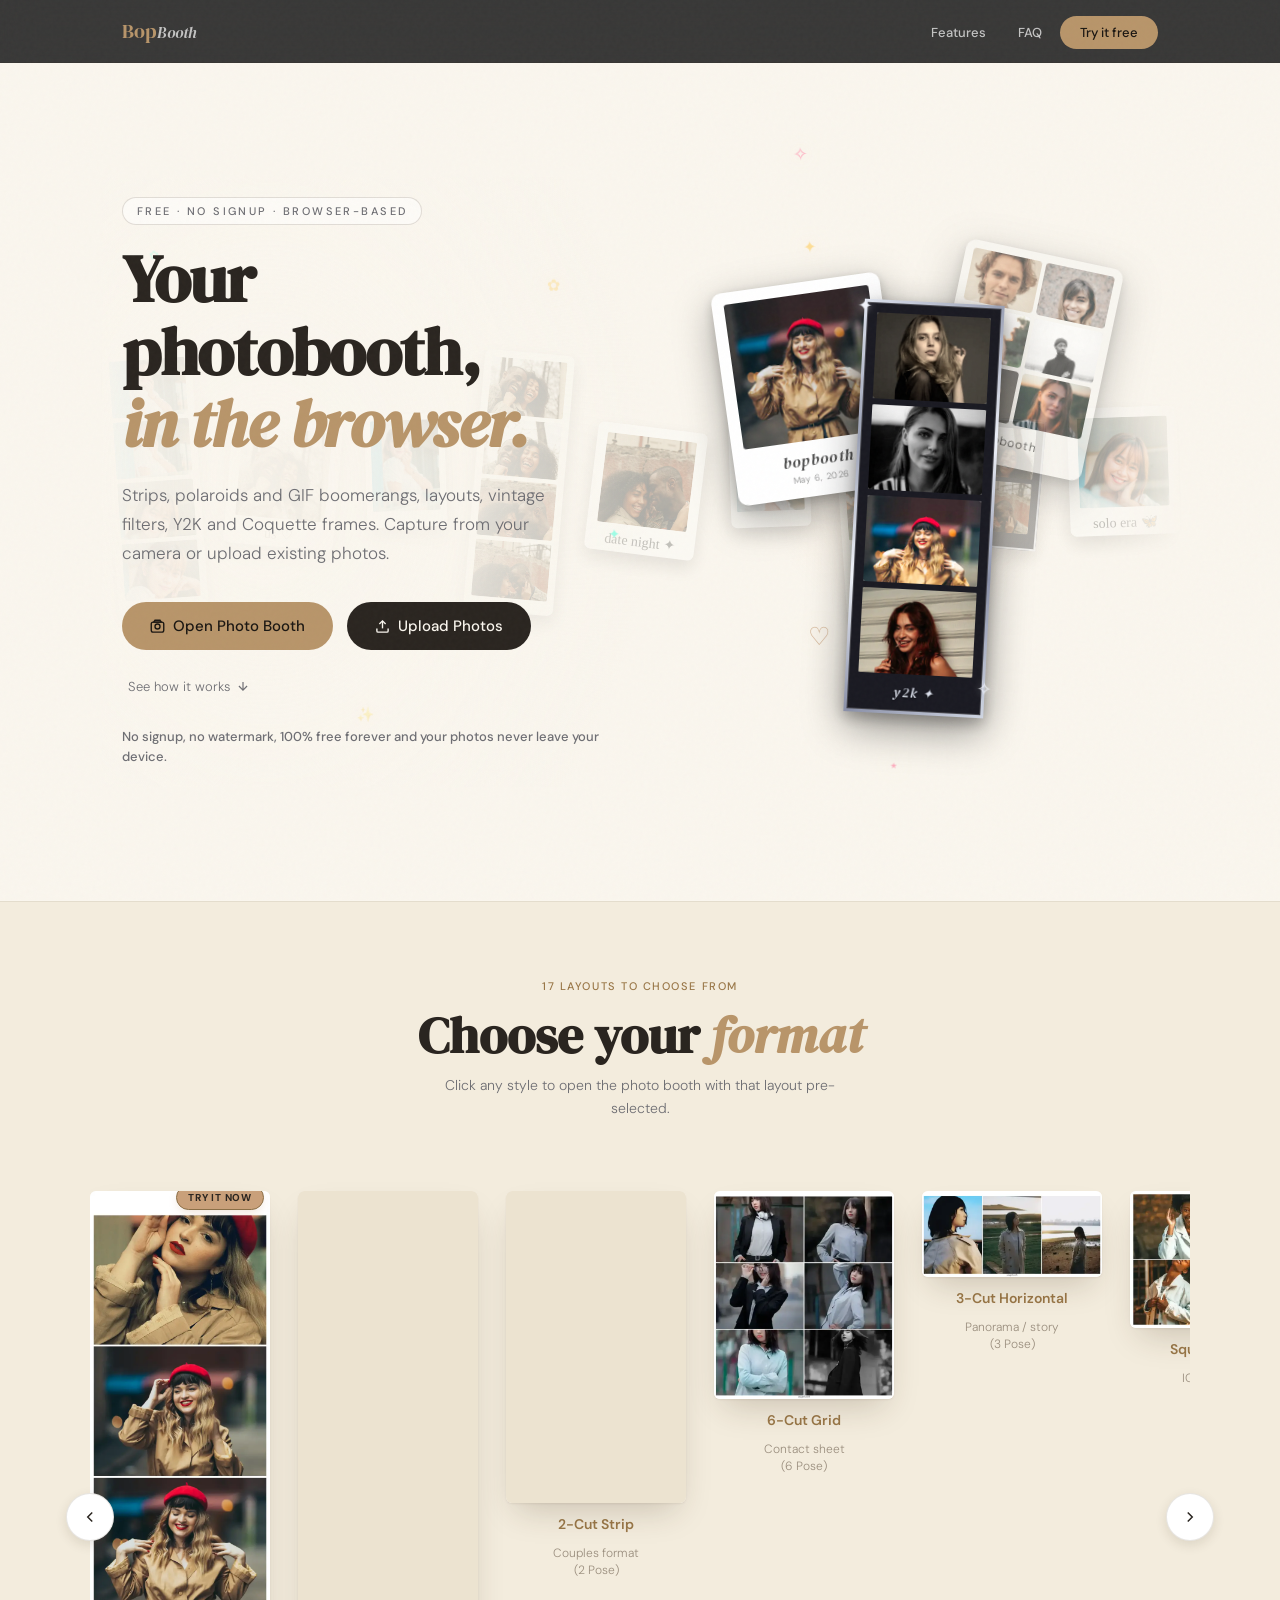
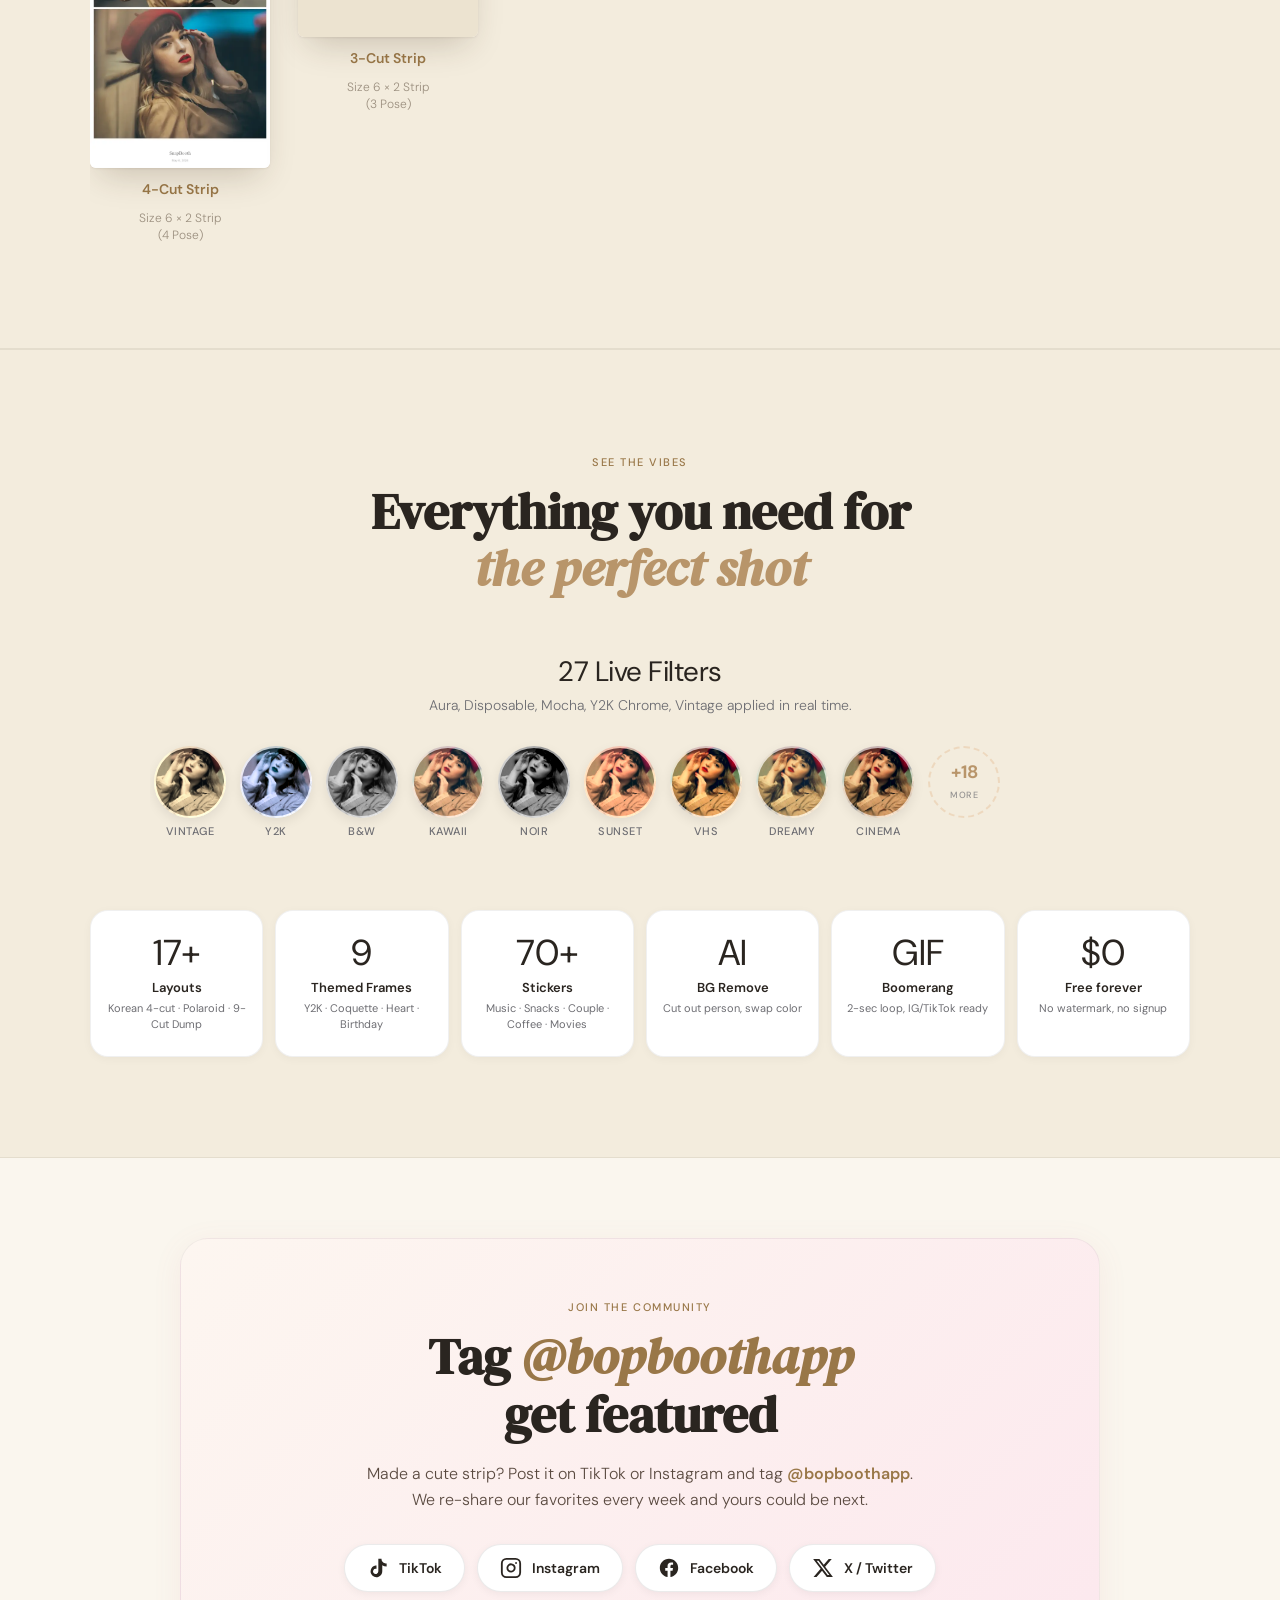
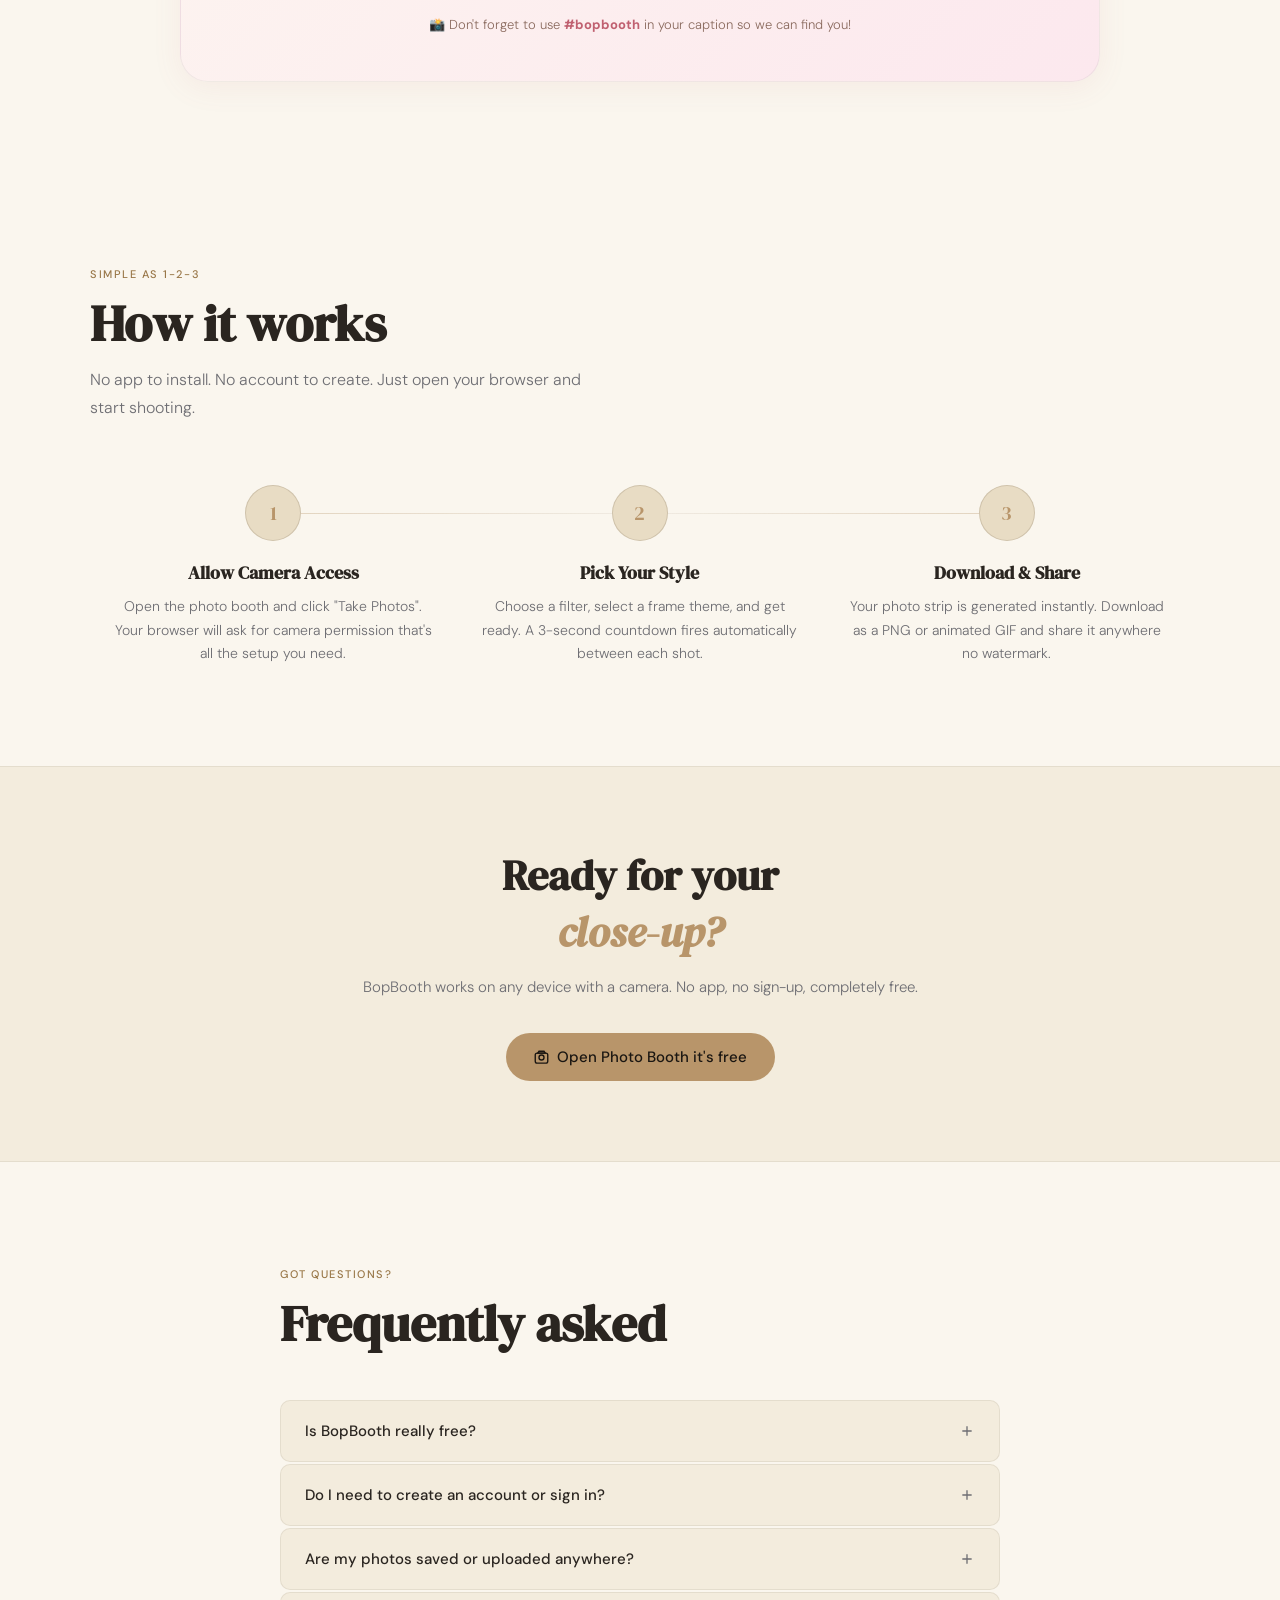
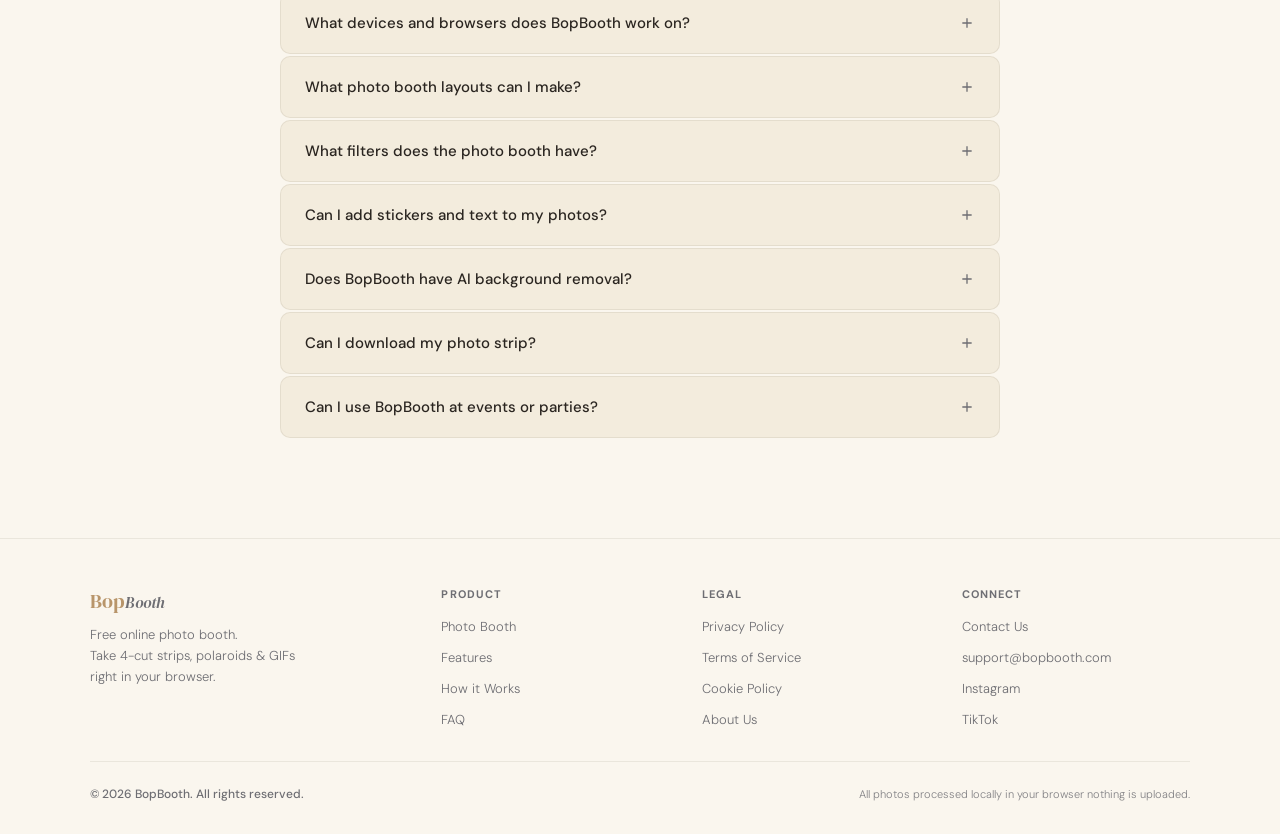
<file: index.html>
﻿<!DOCTYPE html>
<html lang="en">

<head>
  <meta charset="UTF-8">
  <link rel="icon" type="image/png" href="favicon-96x96.png" sizes="96x96" />
  <link rel="icon" type="image/svg+xml" href="favicon.svg" />
  <link rel="shortcut icon" href="favicon.ico" />
  <link rel="apple-touch-icon" sizes="180x180" href="apple-touch-icon.png" />
  <meta name="apple-mobile-web-app-title" content="BopBooth" />
  <link rel="manifest" href="site.webmanifest" />

  <meta name="viewport" content="width=device-width, initial-scale=1.0">
  <meta name="theme-color" content="#0e0e0f">

  <!-- ── SEO ── -->
  <title>Free Online Photo Booth - 4-Cut Strip Maker | BopBooth</title>
  <meta name="description"
    content="Take Korean 4-cut photo strips online for free. Vintage filters, polaroid frames, instant download. No signup needed.">
  <meta name="keywords"
    content="free photo booth, 4-cut photo strip, Korean photo strip, online photo booth, polaroid maker, GIF boomerang, selfie booth, vintage filters">
  <meta name="author" content="BopBooth">
  <meta name="robots" content="index, follow">
  <link rel="canonical" href="https://maypex2.github.io/snapbooth/">

  <!-- ── Open Graph ── -->
  <meta property="og:type" content="website">
  <meta property="og:title" content="Free Online Photo Booth - 4-Cut Strip Maker | BopBooth">
  <meta property="og:description"
    content="Take Korean 4-cut photo strips online for free. Vintage filters, polaroid frames, instant download. No signup needed.">
  <meta property="og:url" content="https://maypex2.github.io/snapbooth/">
  <meta property="og:image" content="https://maypex2.github.io/snapbooth/assets/og-image.jpg">
  <meta property="og:site_name" content="BopBooth">

  <!-- ── Twitter Card ── -->
  <meta name="twitter:card" content="summary_large_image">
  <meta name="twitter:title" content="Free Online Photo Booth - 4-Cut Strip Maker | BopBooth">
  <meta name="twitter:description" content="Take Korean 4-cut photo strips online for free. No signup needed.">
  <meta name="twitter:image" content="https://maypex2.github.io/snapbooth/assets/og-image.jpg">

  <!-- ── Structured Data ── -->
  <script type="application/ld+json">
  {
    "@context": "https://schema.org",
    "@type": "WebApplication",
    "name": "BopBooth",
    "url": "https://maypex2.github.io/snapbooth/",
    "image": "https://maypex2.github.io/snapbooth/assets/og-image.jpg",
    "screenshot": "https://maypex2.github.io/snapbooth/assets/og-image.jpg",
    "description": "Free online photo booth. Take 4-cut Korean photo strips, 2-cut couple strips, 6-cut grids, polaroids, photocards, and GIF boomerangs with vintage filters and aesthetic frames. No signup, no watermark, instant download.",
    "applicationCategory": "PhotoApplication",
    "operatingSystem": "Any",
    "browserRequirements": "Requires a modern browser with camera access (Chrome, Safari, Firefox, Edge).",
    "offers": { "@type": "Offer", "price": "0", "priceCurrency": "USD" },
    "featureList": [
      "4-Cut Korean Photo Strip",
      "2-Cut Couple Photo Strip",
      "6-Cut Photo Grid",
      "9-Cut Photo Dump",
      "Polaroid Generator",
      "Photo Card / Instax Mini",
      "Puri 4-Cut (Korean Photoism)",
      "Diptych Layout",
      "GIF Boomerang Maker",
      "27 live filters — Aura, Disposable, Mocha, Sage, Twilight, Y2K Chrome, Vintage, Coquette, Retro Digicam, VHS, Kawaii, Cinematic and more",
      "AI background removal with custom color replace",
      "70+ themed stickers — couple, coffee, music, movies, grind, snacks, music player widgets, birthday, graduation",
      "Draggable + resizable text overlays with multiple fonts",
      "Instagram Story (9:16) and Post (1:1) exports with live swipe-preview background picker",
      "No signup, no watermark, no upload"
    ],
    "aggregateRating": {
      "@type": "AggregateRating",
      "ratingValue": "4.9",
      "ratingCount": "120"
    }
  }
  </script>

  <script type="application/ld+json">
  {
    "@context": "https://schema.org",
    "@type": "FAQPage",
    "mainEntity": [
      {
        "@type": "Question",
        "name": "Is BopBooth really free?",
        "acceptedAnswer": {
          "@type": "Answer",
          "text": "Yes, 100% free forever. No hidden fees, no premium tiers, no paywalled features. Take unlimited photos, use every filter and frame, and download everything for free. The site is supported by unobtrusive display ads."
        }
      },
      {
        "@type": "Question",
        "name": "Do I need to create an account or sign in?",
        "acceptedAnswer": {
          "@type": "Answer",
          "text": "No account required. BopBooth runs entirely in your browser open the page and start taking photos. We don't collect your email and never ask you to register."
        }
      },
      {
        "@type": "Question",
        "name": "Are my photos saved or uploaded anywhere?",
        "acceptedAnswer": {
          "@type": "Answer",
          "text": "Never. All photo processing happens locally in your browser using the Canvas API. Your camera feed and images are never sent to any server. When you close the tab, everything is gone."
        }
      },
      {
        "@type": "Question",
        "name": "Does BopBooth work on iPhone and Android?",
        "acceptedAnswer": {
          "@type": "Answer",
          "text": "Yes. BopBooth works on iPhone (Safari), Android (Chrome), and on every modern desktop browser. A front-facing camera is required. On iPhone, downloads go through the iOS share sheet so you can save directly to Photos."
        }
      },
      {
        "@type": "Question",
        "name": "What photo booth layouts can I make?",
        "acceptedAnswer": {
          "@type": "Answer",
          "text": "BopBooth supports 17+ layouts including the Korean 4-Cut Strip, 2-Cut Couple Strip, 3-Cut Strip, 6-Cut Grid, 9-Cut Photo Dump, Polaroid, Photo Card (Instax mini), Puri 4-Cut, Diptych, Square Collage, Tilted 3-Cut, and animated GIF Boomerang."
        }
      },
      {
        "@type": "Question",
        "name": "What filters does the photo booth have?",
        "acceptedAnswer": {
          "@type": "Answer",
          "text": "27 free live filters including Aura (purple/pink ethereal glow), Disposable (35mm film camera vibe), Mocha (warm cinnamon), Sage (muted Pinterest aesthetic), Twilight (dusky blue/purple), Y2K Chrome, Cinematic, Film 35mm, VHS, Kawaii, Honey, Blue Hour, Vintage, Retro, Noir, Sunset, Dreamy, Drama, Pastel, Punch, Moody, Soft Glow, Warm, Cool, Fade, B&W and None. Plus 9 aesthetic frames (Y2K Chrome, Coquette, Retro Digicam, Heart, Valentine, Birthday, Graduation, Holiday, New Year)."
        }
      },
      {
        "@type": "Question",
        "name": "Can I add stickers and text to my photos?",
        "acceptedAnswer": {
          "@type": "Answer",
          "text": "Yes. 70+ themed stickers organized into packs: couple (rings, forever, love key, dove, you & me), coffee (cup, iced coffee, latte heart, donut, but first coffee), music (note, headphones, vinyl, mixtape, mic), Spotify-style music player widgets, movies (clapboard, popcorn, film reel, 3D glasses, ticket), snacks (pizza, burger, fries, ice cream, sushi, ramen, cupcake, lollipop, hot dog, cookie, taco), grind (laptop, money bag, briefcase, boss mode), birthday, graduation and more. All stickers can be dragged, rotated, and resized anywhere on your strip. Custom text overlays with multiple fonts and colors are also supported."
        }
      },
      {
        "@type": "Question",
        "name": "Does BopBooth have AI background removal?",
        "acceptedAnswer": {
          "@type": "Answer",
          "text": "Yes. BopBooth includes AI-powered background removal that cuts out the person from your photo and replaces the background with any color you choose. Works on both camera shots and uploaded photos. The AI model runs entirely in your browser — no photo upload required for privacy."
        }
      },
      {
        "@type": "Question",
        "name": "Can I download my photo strip?",
        "acceptedAnswer": {
          "@type": "Answer",
          "text": "Yes download as a high-quality PNG or animated GIF. You can also export directly as Instagram Story (9:16) or Instagram Post (1:1) with your choice of background color."
        }
      },
      {
        "@type": "Question",
        "name": "Can I use BopBooth at events or parties?",
        "acceptedAnswer": {
          "@type": "Answer",
          "text": "Absolutely. BopBooth is great for birthdays, weddings, graduations, and office parties. Open it on a laptop or tablet, pick a themed frame (Birthday, Graduation, Valentine, Holiday), and let your guests take photo strips, no setup or hardware needed."
        }
      }
    ]
  }
  </script>

  <!-- ── Fonts ── -->
  <link rel="preconnect" href="https://fonts.googleapis.com">
  <link
    href="https://fonts.googleapis.com/css2?family=DM+Serif+Display:ital@0;1&family=DM+Sans:wght@300;400;500&display=swap"
    rel="stylesheet">

  <!-- ── Styles ── -->
  <link rel="stylesheet" href="css/landing.css">

  <!-- ── Animation library: GSAP (via CDN). 70KB gzipped, GPU-accelerated,
       used for the hero parallax + marquee + magnetic CTA buttons. -->
  <script src="https://cdnjs.cloudflare.com/ajax/libs/gsap/3.12.5/gsap.min.js" defer></script>

</head>

<body>

  <!-- Ad slot removed temporarily — reintroduce after AdSense/Ezoic approval -->

  <!-- ── Nav ── -->
  <nav class="nav" role="navigation" aria-label="Main navigation">
    <div class="nav-inner">
      <a href="index.html" class="nav-logo" aria-label="BopBooth home">Bop<span>Booth</span></a>

      <ul class="nav-links" role="list">
        <li><a href="#features">Features</a></li>
        <li><a href="#faq">FAQ</a></li>
        <li><a href="app.html" class="nav-cta">Try it free</a></li>
      </ul>

      <button class="nav-hamburger" id="nav-hamburger" aria-label="Open menu" aria-expanded="false"
        aria-controls="mobile-menu">
        <svg width="22" height="22" fill="none" stroke="currentColor" stroke-width="2" viewBox="0 0 24 24">
          <line x1="3" y1="6" x2="21" y2="6" />
          <line x1="3" y1="12" x2="21" y2="12" />
          <line x1="3" y1="18" x2="21" y2="18" />
        </svg>
      </button>
    </div>

    <!-- Mobile menu -->
    <div id="mobile-menu"
      style="display:none;flex-direction:column;padding:16px 24px 20px;gap:4px;border-top:1px solid var(--border)">
      <a href="#features"
        style="font-size:14px;color:var(--muted);text-decoration:none;padding:8px 0;border-bottom:1px solid var(--border)">Features</a>
      <a href="#how"
        style="font-size:14px;color:var(--muted);text-decoration:none;padding:8px 0;border-bottom:1px solid var(--border)">How
        it works</a>
      <a href="#faq"
        style="font-size:14px;color:var(--muted);text-decoration:none;padding:8px 0;border-bottom:1px solid var(--border)">FAQ</a>
      <a href="app.html"
        style="display:inline-block;margin-top:12px;background:var(--accent);color:#1a1612;font-size:14px;font-weight:500;padding:12px 24px;border-radius:24px;text-decoration:none;text-align:center">Try
        it free →</a>
    </div>
  </nav>

  <!-- ═══════════════════════════════════════════════════ -->
  <!-- HERO                                               -->
  <!-- ═══════════════════════════════════════════════════ -->
  <section class="hero" aria-label="Hero">

    <!-- Background marquee: infinite horizontal scroll of mini photo strips
         sitting behind the hero content. Visual energy for the first-impression
         vibe ("ang cute" hook). -->
    <div class="hero-marquee" aria-hidden="true">
      <div class="hero-marquee-track">
        <div class="mq-strip"><img src="assets/hero/asian-1.jpg" alt=""><img src="assets/hero/asian-2.jpg" alt=""><img src="assets/hero/asian-3.jpg" alt=""><img src="assets/hero/asian-4.jpg" alt=""></div>
        <div class="mq-strip mq-strip--polaroid"><img src="assets/hero/couple-1.webp" alt=""><span class="mq-caption">us ♡</span></div>
        <div class="mq-strip mq-strip--photocard"><img src="assets/hero/asian-1.jpg" alt=""></div>
        <div class="mq-strip"><img src="assets/hero/couple-1.webp" alt=""><img src="assets/hero/couple-2.webp" alt=""><img src="assets/hero/couple-3.webp" alt=""><img src="assets/hero/couple-4.webp" alt=""></div>
        <div class="mq-strip mq-strip--polaroid"><img src="assets/hero/couple-3.webp" alt=""><span class="mq-caption">date night ✦</span></div>
        <div class="mq-strip mq-strip--photocard"><img src="assets/hero/asian-4.jpg" alt=""></div>
        <div class="mq-strip"><img src="assets/hero/strip-back-1.webp" alt=""><img src="assets/hero/strip-back-2.webp" alt=""><img src="assets/hero/strip-back-3.webp" alt=""><img src="assets/hero/strip-back-4.webp" alt=""></div>
        <div class="mq-strip mq-strip--y2k"><img src="assets/hero/couple-2.webp" alt=""><img src="assets/hero/couple-4.webp" alt=""></div>
        <div class="mq-strip mq-strip--polaroid"><img src="assets/hero/asian-3.jpg" alt=""><span class="mq-caption">solo era 🦋</span></div>
        <div class="mq-strip mq-strip--photocard"><img src="assets/hero/couple-4.webp" alt=""></div>
        <div class="mq-strip"><img src="assets/hero/strip-front-3.webp" alt=""><img src="assets/hero/strip-front-4.webp" alt=""><img src="assets/hero/strip-back-1.webp" alt=""></div>
        <div class="mq-strip mq-strip--polaroid"><img src="assets/hero/couple-2.webp" alt=""><span class="mq-caption">forever ♡</span></div>

        <!-- Duplicate the set so the marquee loop is seamless -->
        <div class="mq-strip"><img src="assets/hero/asian-1.jpg" alt=""><img src="assets/hero/asian-2.jpg" alt=""><img src="assets/hero/asian-3.jpg" alt=""><img src="assets/hero/asian-4.jpg" alt=""></div>
        <div class="mq-strip mq-strip--polaroid"><img src="assets/hero/couple-1.webp" alt=""><span class="mq-caption">us ♡</span></div>
        <div class="mq-strip mq-strip--photocard"><img src="assets/hero/asian-1.jpg" alt=""></div>
        <div class="mq-strip"><img src="assets/hero/couple-1.webp" alt=""><img src="assets/hero/couple-2.webp" alt=""><img src="assets/hero/couple-3.webp" alt=""><img src="assets/hero/couple-4.webp" alt=""></div>
        <div class="mq-strip mq-strip--polaroid"><img src="assets/hero/couple-3.webp" alt=""><span class="mq-caption">date night ✦</span></div>
        <div class="mq-strip mq-strip--photocard"><img src="assets/hero/asian-4.jpg" alt=""></div>
        <div class="mq-strip"><img src="assets/hero/strip-back-1.webp" alt=""><img src="assets/hero/strip-back-2.webp" alt=""><img src="assets/hero/strip-back-3.webp" alt=""><img src="assets/hero/strip-back-4.webp" alt=""></div>
        <div class="mq-strip mq-strip--y2k"><img src="assets/hero/couple-2.webp" alt=""><img src="assets/hero/couple-4.webp" alt=""></div>
        <div class="mq-strip mq-strip--polaroid"><img src="assets/hero/asian-3.jpg" alt=""><span class="mq-caption">solo era 🦋</span></div>
        <div class="mq-strip mq-strip--photocard"><img src="assets/hero/couple-4.webp" alt=""></div>
        <div class="mq-strip"><img src="assets/hero/strip-front-3.webp" alt=""><img src="assets/hero/strip-front-4.webp" alt=""><img src="assets/hero/strip-back-1.webp" alt=""></div>
        <div class="mq-strip mq-strip--polaroid"><img src="assets/hero/couple-2.webp" alt=""><span class="mq-caption">forever ♡</span></div>
      </div>
    </div>

    <!-- Floating sparkles painted by GSAP on load — adds the "magic" vibe -->
    <div class="hero-sparkles" aria-hidden="true"></div>

    <div class="hero-content">
      <span class="hero-eyebrow" data-animate data-delay="1">Free · No signup · Browser-based</span>
      <h1 data-animate data-delay="1">
        Your photobooth,<br><em>in the browser.</em>
      </h1>

      <p class="hero-sub" data-animate data-delay="2">
        Strips, polaroids and GIF boomerangs, layouts, vintage filters, Y2K and Coquette frames. Capture from your
        camera or upload existing photos.
      </p>

      <div class="hero-ctas" data-animate data-delay="3">
        <a href="app.html" class="cta-primary">
          <svg width="15" height="15" fill="none" stroke="currentColor" stroke-width="2.2" viewBox="0 0 24 24">
            <circle cx="12" cy="12" r="4" />
            <path d="M8 2h8l2 3H6l2-3z" />
            <rect x="2" y="5" width="20" height="16" rx="3" />
          </svg>
          Open Photo Booth
        </a>
        <a href="customize.html?fresh=1" class="cta-primary cta-primary--alt">
          <svg width="15" height="15" fill="none" stroke="currentColor" stroke-width="2.2" viewBox="0 0 24 24">
            <path d="M21 15v4a2 2 0 0 1-2 2H5a2 2 0 0 1-2-2v-4" />
            <polyline points="17,8 12,3 7,8" />
            <line x1="12" y1="3" x2="12" y2="15" />
          </svg>
          Upload Photos
        </a>
        <a href="#how" class="cta-secondary cta-secondary--small">
          See how it works
          <svg width="14" height="14" fill="none" stroke="currentColor" stroke-width="2" viewBox="0 0 24 24">
            <path d="M12 5v14M5 12l7 7 7-7" />
          </svg>
        </a>
      </div>

      <!-- Trust line — quick credibility under CTAs -->
      <p class="hero-trust-line" data-animate data-delay="3">
        No signup, no watermark, 100% free forever and your photos never leave your device.
      </p>
    </div>

    <!-- Hero collage: 3 distinct layouts/frames showcasing app variety -->
    <div class="hero-visual" data-animate data-delay="2">
      <div class="strips-scene" aria-hidden="true">
        <div class="strip-glow"></div>

        <!-- BACK: 6-Cut Grid (showcases multi-photo grid layout) -->
        <div class="strip-card strip-card--6cut">
          <div class="grid-photos">
            <div class="strip-photo"><img src="assets/hero/strip-back-1.webp" alt="" style="filter:sepia(30%) saturate(1.2)"></div>
            <div class="strip-photo"><img src="assets/hero/strip-back-2.webp" alt="" style="filter:saturate(0.6) contrast(1.1)"></div>
            <div class="strip-photo"><img src="assets/hero/strip-back-3.webp" alt="" style="filter:brightness(1.05)"></div>
            <div class="strip-photo"><img src="assets/hero/strip-back-4.webp" alt="" style="filter:grayscale(100%) contrast(1.05)"></div>
            <div class="strip-photo"><img src="assets/hero/strip-front-1.webp" alt="" style="filter:sepia(40%) saturate(1.3)"></div>
            <div class="strip-photo"><img src="assets/hero/strip-front-2.webp" alt="" style="filter:hue-rotate(-10deg) saturate(1.2)"></div>
          </div>
          <div class="strip-brand">BopBooth</div>
        </div>

        <!-- MID: Polaroid (single shot, instant-print look) -->
        <div class="strip-card strip-card--polaroid">
          <div class="strip-photo">
            <img src="assets/hero/strip-front-3.webp" alt="" class="filter-cycle">
          </div>
          <div class="polaroid-caption">
            <div class="strip-brand">BopBooth</div>
            <div class="strip-date">May 6, 2026</div>
          </div>
        </div>

        <!-- FRONT: 4-Cut Strip with Y2K Chrome frame -->
        <div class="strip-card strip-card--y2k">
          <div class="strip-photo"><img src="assets/hero/strip-front-1.webp" alt="" style="filter:sepia(60%) contrast(1.1) brightness(1.05) saturate(0.8)"></div>
          <div class="strip-photo"><img src="assets/hero/strip-front-2.webp" alt="" style="filter:grayscale(100%) contrast(1.1)"></div>
          <div class="strip-photo"><img src="assets/hero/strip-front-3.webp" alt="" style="filter:brightness(1.15) saturate(1.3)"></div>
          <div class="strip-photo"><img src="assets/hero/strip-front-4.webp" alt="" style="filter:sepia(30%) saturate(1.4) brightness(1.08)"></div>
          <div class="strip-brand strip-brand--y2k">Y2K ✦</div>
          <span class="y2k-spark y2k-spark--tl">✦</span>
          <span class="y2k-spark y2k-spark--br">✧</span>
        </div>
      </div>
    </div>
  </section>

  <!-- ═══════════════════════════════════════════════════ -->
  <!-- LAYOUT FORMATS                                     -->
  <!-- ═══════════════════════════════════════════════════ -->
  <section class="formats-section" aria-labelledby="formats-title">
    <div class="formats-inner">
      <div class="formats-header" data-animate>
        <span class="section-eyebrow">17 layouts to choose from</span>
        <h2 class="section-title" id="formats-title">Choose your <em>format</em></h2>
        <p class="formats-sub">Click any style to open the photo booth with that layout pre-selected.</p>
      </div>

      <div class="sc-wrap">
        <button id="sc-prev" class="sc-arrow prev" style="transform:translate(-50%,-50%);" aria-label="Previous">
          <svg width="18" height="18" fill="none" stroke="currentColor" stroke-width="2" viewBox="0 0 24 24">
            <path d="M15 18l-6-6 6-6" />
          </svg>
        </button>
        <button id="sc-next" class="sc-arrow next" style="transform:translate(50%,-50%);" aria-label="Next">
          <svg width="18" height="18" fill="none" stroke="currentColor" stroke-width="2" viewBox="0 0 24 24">
            <path d="M9 18l6-6-6-6" />
          </svg>
        </button>

        <div id="sc-row" class="sc-row" role="list">

          <!-- 4-Cut Strip -->
          <a class="sc-card" href="app.html?mode=4cut" role="listitem" aria-label="4-Cut Strip" data-animate data-delay="1">
            <div class="sc-frame sc-frame--real">
              <span class="sc-badge try">TRY IT NOW</span>
              <img class="sc-preview" src="assets/layouts-real/4cut-preview.webp" alt="" loading="eager" decoding="async">
            </div>
            <div class="sc-label">4-Cut Strip</div>
            <div class="sc-meta">Size 6 × 2 Strip<br>(4 Pose)</div>
          </a>

          <!-- 3-Cut Strip -->
          <a class="sc-card" href="app.html?mode=3cut" role="listitem" aria-label="3-Cut Strip" data-animate data-delay="1">
            <div class="sc-frame sc-frame--real">
              <img class="sc-preview" src="assets/layouts-real/3cut-preview.webp" alt="" loading="eager" decoding="async">
            </div>
            <div class="sc-label">3-Cut Strip</div>
            <div class="sc-meta">Size 6 × 2 Strip<br>(3 Pose)</div>
          </a>

          <!-- 2-Cut Strip -->
          <a class="sc-card" href="app.html?mode=2cut" role="listitem" aria-label="2-Cut Strip" data-animate data-delay="2">
            <div class="sc-frame sc-frame--real">
              <img class="sc-preview" src="assets/layouts-real/2cut-preview.webp" alt="" loading="eager" decoding="async">
            </div>
            <div class="sc-label">2-Cut Strip</div>
            <div class="sc-meta">Couples format<br>(2 Pose)</div>
          </a>

          <!-- 6-Cut Grid -->
          <a class="sc-card" href="app.html?mode=6cut" role="listitem" aria-label="6-Cut Grid" data-animate data-delay="3">
            <div class="sc-frame sc-frame--real">
              <img class="sc-preview" src="assets/layouts-real/6cut-preview.webp" alt="" loading="lazy" decoding="async">
            </div>
            <div class="sc-label">6-Cut Grid</div>
            <div class="sc-meta">Contact sheet<br>(6 Pose)</div>
          </a>

          <!-- 3-Cut Horizontal -->
          <a class="sc-card" href="app.html?mode=3horiz" role="listitem" aria-label="3-Cut Horizontal" data-animate data-delay="4">
            <div class="sc-frame sc-frame--real">
              <img class="sc-preview" src="assets/layouts-real/3horiz-preview.webp" alt="" loading="lazy" decoding="async">
            </div>
            <div class="sc-label">3-Cut Horizontal</div>
            <div class="sc-meta">Panorama / story<br>(3 Pose)</div>
          </a>

          <!-- Square Collage -->
          <a class="sc-card" href="app.html?mode=squaregrid" role="listitem" aria-label="Square Collage" data-animate data-delay="5">
            <div class="sc-frame sc-frame--real">
              <img class="sc-preview" src="assets/layouts-real/squaregrid-preview.webp" alt="" loading="lazy" decoding="async">
            </div>
            <div class="sc-label">Square Collage</div>
            <div class="sc-meta">IG-post ready<br>(4 Pose)</div>
          </a>

          <!-- 1 Large + 3 Small -->
          <a class="sc-card" href="app.html?mode=1large3small" role="listitem" aria-label="1 Large + 3 Small" data-animate data-delay="5">
            <div class="sc-frame sc-frame--real">
              <img class="sc-preview" src="assets/layouts-real/1large3small-preview.webp" alt="" loading="lazy" decoding="async">
            </div>
            <div class="sc-label">1 Large + 3 Small</div>
            <div class="sc-meta">Featured layout<br>(4 Pose)</div>
          </a>

          <!-- 2x2 Grid -->
          <a class="sc-card" href="app.html?mode=grid4" role="listitem" aria-label="2x2 Grid" data-animate data-delay="6">
            <div class="sc-frame sc-frame--real">
              <img class="sc-preview" src="assets/layouts-real/grid4-preview.webp" alt="" loading="lazy" decoding="async">
            </div>
            <div class="sc-label">2x2 Grid</div>
            <div class="sc-meta">Classic grid<br>(4 Pose)</div>
          </a>

          <!-- 4 + 1 Group -->
          <a class="sc-card" href="app.html?mode=4plus1" role="listitem" aria-label="4 + 1 Group" data-animate data-delay="6">
            <div class="sc-frame sc-frame--real">
              <span class="sc-badge">NEW</span>
              <img class="sc-preview" src="assets/layouts-real/4plus1-preview.webp" alt="" loading="lazy" decoding="async">
            </div>
            <div class="sc-label">4 + 1 Group</div>
            <div class="sc-meta">Group format<br>(5 Pose)</div>
          </a>

          <!-- Double Polaroid -->
          <a class="sc-card" href="app.html?mode=double-polaroid" role="listitem" aria-label="Double Polaroid" data-animate data-delay="6">
            <div class="sc-frame sc-frame--real">
              <img class="sc-preview" src="assets/layouts-real/double-polaroid-preview.webp" alt="" loading="lazy" decoding="async">
            </div>
            <div class="sc-label">Double Polaroid</div>
            <div class="sc-meta">Stacked print<br>(2 Pose)</div>
          </a>

          <!-- Tilted 3-Cut -->
          <a class="sc-card" href="app.html?mode=tilt3" role="listitem" aria-label="Tilted 3-Cut" data-animate data-delay="6">
            <div class="sc-frame sc-frame--real">
              <span class="sc-badge">NEW LAYOUT</span>
              <img class="sc-preview" src="assets/layouts-real/tilt3-preview.webp" alt="" loading="lazy" decoding="async">
            </div>
            <div class="sc-label">Tilted 3-Cut</div>
            <div class="sc-meta">Solace style<br>(3 Pose)</div>
          </a>

          <!-- Polaroid -->
          <a class="sc-card" href="app.html?mode=polaroid" role="listitem" aria-label="Polaroid" data-animate data-delay="7">
            <div class="sc-frame sc-frame--real">
              <img class="sc-preview" src="assets/layouts-real/polaroid-preview.webp" alt="" loading="lazy" decoding="async">
            </div>
            <div class="sc-label">Polaroid</div>
            <div class="sc-meta">Classic print<br>(1 Pose)</div>
          </a>

          <!-- Photo Card -->
          <a class="sc-card" href="app.html?mode=photocard" role="listitem" aria-label="Photo Card" data-animate data-delay="8">
            <div class="sc-frame sc-frame--real">
              <img class="sc-preview" src="assets/layouts-real/photocard-preview.webp" alt="" loading="lazy" decoding="async">
            </div>
            <div class="sc-label">Photo Card</div>
            <div class="sc-meta">K-pop style<br>(1 Pose)</div>
          </a>

          <!-- Single Shot -->
          <a class="sc-card" href="app.html?mode=single" role="listitem" aria-label="Single Shot" data-animate data-delay="9">
            <div class="sc-frame sc-frame--real">
              <img class="sc-preview" src="assets/layouts-real/single-preview.webp" alt="" loading="lazy" decoding="async">
            </div>
            <div class="sc-label">Single Shot</div>
            <div class="sc-meta">Clean portrait<br>(1 Pose)</div>
          </a>

          <!-- 9-Cut -->
          <a class="sc-card" href="app.html?mode=9cut" role="listitem" aria-label="9-Cut Photo Dump" data-animate data-delay="10">
            <div class="sc-frame">
              <span class="sc-badge">NEW</span>
              <div class="sc-grid sc-9cut">
                <img src="assets/sample.webp" alt="" loading="lazy" decoding="async">
                <img src="assets/sample.webp" alt="" loading="lazy" decoding="async">
                <img src="assets/sample.webp" alt="" loading="lazy" decoding="async">
                <img src="assets/sample.webp" alt="" loading="lazy" decoding="async">
                <img src="assets/sample.webp" alt="" loading="lazy" decoding="async">
                <img src="assets/sample.webp" alt="" loading="lazy" decoding="async">
                <img src="assets/sample.webp" alt="" loading="lazy" decoding="async">
                <img src="assets/sample.webp" alt="" loading="lazy" decoding="async">
                <img src="assets/sample.webp" alt="" loading="lazy" decoding="async">
              </div>
            </div>
            <div class="sc-label">9-Cut Photo Dump</div>
            <div class="sc-meta">3×3 grid<br>(9 Pose)</div>
          </a>

          <!-- Puri 4-Cut (vertical4) -->
          <a class="sc-card" href="app.html?mode=vertical4" role="listitem" aria-label="Puri 4-Cut" data-animate data-delay="11">
            <div class="sc-frame">
              <span class="sc-badge">NEW</span>
              <div class="sc-grid sc-vertical4">
                <img src="assets/sample.webp" alt="" loading="lazy" decoding="async">
                <img src="assets/sample.webp" alt="" loading="lazy" decoding="async">
                <img src="assets/sample.webp" alt="" loading="lazy" decoding="async">
                <img src="assets/sample.webp" alt="" loading="lazy" decoding="async">
              </div>
            </div>
            <div class="sc-label">Puri 4-Cut</div>
            <div class="sc-meta">Korean Photoism<br>(4 Pose)</div>
          </a>

          <!-- Diptych -->
          <a class="sc-card" href="app.html?mode=diptych" role="listitem" aria-label="Diptych" data-animate data-delay="12">
            <div class="sc-frame">
              <span class="sc-badge">NEW</span>
              <div class="sc-grid sc-diptych">
                <img src="assets/sample.webp" alt="" loading="lazy" decoding="async">
                <img src="assets/sample.webp" alt="" loading="lazy" decoding="async">
              </div>
            </div>
            <div class="sc-label">Diptych</div>
            <div class="sc-meta">Side-by-side duo<br>(2 Pose)</div>
          </a>

          <!-- GIF -->
          <a class="sc-card" href="app.html?mode=gif" role="listitem" aria-label="GIF Boomerang" data-animate
            data-delay="13">
            <div class="sc-frame">
              <div class="sc-grid sc-gif">
                <img src="assets/layouts/gif-1.webp" alt="" loading="eager" decoding="async">
              </div>
            </div>
            <div class="sc-label">GIF Boomerang</div>
            <div class="sc-meta">Animated<br>(multiple frames)</div>
          </a>

        </div>
      </div>

      <script>
        (function () {
          var row = document.getElementById('sc-row');
          var prev = document.getElementById('sc-prev');
          var next = document.getElementById('sc-next');
          if (!row || !prev || !next) return;
          prev.addEventListener('click', function () { row.scrollBy({ left: -240, behavior: 'smooth' }); });
          next.addEventListener('click', function () { row.scrollBy({ left: 240, behavior: 'smooth' }); });
        })();
      </script>
    </div>
  </section>

  <!-- ═══════════════════════════════════════════════════ -->
  <!-- FEATURES — visual showcase                         -->
  <section class="features" id="features" aria-labelledby="features-title">
    <div class="features-inner">
      <div class="features-header">
        <span class="section-eyebrow" data-animate>See the vibes</span>
        <h2 class="section-title" id="features-title" data-animate data-delay="1">
          Everything you need for<br><em>the perfect shot</em>
        </h2>
      </div>

      <!-- Filters row: actual sample photo with each filter applied -->
      <div class="vs-block" data-animate data-delay="1">
        <div class="vs-block-head">
          <h3 class="vs-block-title">27 Live Filters</h3>
          <p class="vs-block-sub">Aura, Disposable, Mocha, Y2K Chrome, Vintage applied in real time.</p>
        </div>
        <div class="vs-filter-row" aria-label="Filter preview thumbnails">
          <div class="vs-filter"><div class="vs-filter-img" data-filter="vintage"></div><span>Vintage</span></div>
          <div class="vs-filter"><div class="vs-filter-img" data-filter="chrome"></div><span>Y2K</span></div>
          <div class="vs-filter"><div class="vs-filter-img" data-filter="bw"></div><span>B&amp;W</span></div>
          <div class="vs-filter"><div class="vs-filter-img" data-filter="kawaii"></div><span>Kawaii</span></div>
          <div class="vs-filter"><div class="vs-filter-img" data-filter="noir"></div><span>Noir</span></div>
          <div class="vs-filter"><div class="vs-filter-img" data-filter="sunset"></div><span>Sunset</span></div>
          <div class="vs-filter"><div class="vs-filter-img" data-filter="vhs"></div><span>VHS</span></div>
          <div class="vs-filter"><div class="vs-filter-img" data-filter="dreamy"></div><span>Dreamy</span></div>
          <div class="vs-filter"><div class="vs-filter-img" data-filter="cinematic"></div><span>Cinema</span></div>
          <div class="vs-filter vs-filter-more">+18<br><span>more</span></div>
        </div>
      </div>

      <!-- Quick stats row -->
      <div class="vs-stats" data-animate data-delay="2">
        <div class="vs-stat">
          <div class="vs-stat-num">17+</div>
          <div class="vs-stat-label">Layouts<br><span>Korean 4-cut · Polaroid · 9-Cut Dump</span></div>
        </div>
        <div class="vs-stat">
          <div class="vs-stat-num">9</div>
          <div class="vs-stat-label">Themed Frames<br><span>Y2K · Coquette · Heart · Birthday</span></div>
        </div>
        <div class="vs-stat">
          <div class="vs-stat-num">70+</div>
          <div class="vs-stat-label">Stickers<br><span>Music · Snacks · Couple · Coffee · Movies</span></div>
        </div>
        <div class="vs-stat">
          <div class="vs-stat-num">AI</div>
          <div class="vs-stat-label">BG Remove<br><span>Cut out person, swap color</span></div>
        </div>
        <div class="vs-stat">
          <div class="vs-stat-num">GIF</div>
          <div class="vs-stat-label">Boomerang<br><span>2-sec loop, IG/TikTok ready</span></div>
        </div>
        <div class="vs-stat">
          <div class="vs-stat-num">$0</div>
          <div class="vs-stat-label">Free forever<br><span>No watermark, no signup</span></div>
        </div>
      </div>
    </div>
  </section>

  <!-- Ad slot removed temporarily — reintroduce after AdSense/Ezoic approval -->

  <!-- ═══════════════════════════════════════════════════ -->
  <!-- TAG US / COMMUNITY                                 -->
  <!-- ═══════════════════════════════════════════════════ -->
  <section class="community" id="community" aria-labelledby="community-title">
    <div class="community-inner">
      <div class="community-card" data-animate>
        <span class="section-eyebrow">Join the community</span>
        <h2 class="section-title" id="community-title">
          Tag <em>@bopboothapp</em><br>get featured
        </h2>
        <p class="community-sub">
          Made a cute strip? Post it on TikTok or Instagram and tag <strong>@bopboothapp</strong>.
          We re-share our favorites every week and yours could be next.
        </p>

        <div class="community-socials">
          <a href="https://www.tiktok.com/@bopboothapp" target="_blank" rel="noopener" class="community-social tiktok" aria-label="Follow BopBooth on TikTok">
            <svg width="22" height="22" viewBox="0 0 24 24" fill="currentColor" aria-hidden="true">
              <path d="M19.59 6.69a4.83 4.83 0 0 1-3.77-4.25V2h-3.45v13.67a2.89 2.89 0 0 1-5.2 1.74 2.89 2.89 0 0 1 2.31-4.64 2.93 2.93 0 0 1 .88.13V9.4a6.84 6.84 0 0 0-1-.05A6.33 6.33 0 0 0 5.8 20.1a6.34 6.34 0 0 0 10.86-4.43V8.94a8.16 8.16 0 0 0 4.77 1.52V7.13a4.85 4.85 0 0 1-1.84-.44z"/>
            </svg>
            <span>TikTok</span>
          </a>
          <a href="https://www.instagram.com/bopboothapp" target="_blank" rel="noopener" class="community-social instagram" aria-label="Follow BopBooth on Instagram">
            <svg width="22" height="22" viewBox="0 0 24 24" fill="none" stroke="currentColor" stroke-width="2" stroke-linecap="round" stroke-linejoin="round" aria-hidden="true">
              <rect x="2" y="2" width="20" height="20" rx="5" ry="5"/>
              <path d="M16 11.37A4 4 0 1 1 12.63 8 4 4 0 0 1 16 11.37z"/>
              <line x1="17.5" y1="6.5" x2="17.51" y2="6.5"/>
            </svg>
            <span>Instagram</span>
          </a>
          <a href="https://www.facebook.com/bopboothapp" target="_blank" rel="noopener" class="community-social facebook" aria-label="Follow BopBooth on Facebook">
            <svg width="22" height="22" viewBox="0 0 24 24" fill="currentColor" aria-hidden="true">
              <path d="M22 12c0-5.523-4.477-10-10-10S2 6.477 2 12c0 4.991 3.657 9.128 8.438 9.878v-6.987h-2.54V12h2.54V9.797c0-2.506 1.492-3.89 3.777-3.89 1.094 0 2.238.195 2.238.195v2.46h-1.26c-1.243 0-1.63.771-1.63 1.562V12h2.773l-.443 2.89h-2.33v6.988C18.343 21.128 22 16.991 22 12z"/>
            </svg>
            <span>Facebook</span>
          </a>
          <a href="https://twitter.com/bopboothapp" target="_blank" rel="noopener" class="community-social twitter" aria-label="Follow BopBooth on X">
            <svg width="22" height="22" viewBox="0 0 24 24" fill="currentColor" aria-hidden="true">
              <path d="M18.244 2.25h3.308l-7.227 8.26 8.502 11.24H16.17l-5.214-6.817L4.99 21.75H1.68l7.73-8.835L1.254 2.25H8.08l4.713 6.231zm-1.161 17.52h1.833L7.084 4.126H5.117z"/>
            </svg>
            <span>X / Twitter</span>
          </a>
        </div>

        <p class="community-hint">
          📸 Don't forget to use <strong>#bopbooth</strong> in your caption so we can find you!
        </p>
      </div>
    </div>
  </section>

  <!-- ═══════════════════════════════════════════════════ -->
  <!-- HOW IT WORKS                                       -->
  <!-- ═══════════════════════════════════════════════════ -->
  <section class="how" id="how" aria-labelledby="how-title">
    <div class="how-inner">
      <div class="how-header">
        <span class="section-eyebrow" data-animate>Simple as 1-2-3</span>
        <h2 class="section-title" id="how-title" data-animate data-delay="1">How it works</h2>
        <p class="section-sub" data-animate data-delay="2">No app to install. No account to create. Just open your
          browser and start shooting.</p>
      </div>

      <div class="steps">
        <div class="step" data-animate data-delay="1">
          <div class="step-num" aria-hidden="true">1</div>
          <div>
            <h3>Allow Camera Access</h3>
            <p>Open the photo booth and click "Take Photos". Your browser will ask for camera permission that's all the
              setup you need.</p>
          </div>
        </div>

        <div class="step" data-animate data-delay="2">
          <div class="step-num" aria-hidden="true">2</div>
          <div>
            <h3>Pick Your Style</h3>
            <p>Choose a filter, select a frame theme, and get ready. A 3-second countdown fires automatically between
              each shot.</p>
          </div>
        </div>

        <div class="step" data-animate data-delay="3">
          <div class="step-num" aria-hidden="true">3</div>
          <div>
            <h3>Download &amp; Share</h3>
            <p>Your photo strip is generated instantly. Download as a PNG or animated GIF and share it anywhere no
              watermark.</p>
          </div>
        </div>
      </div>
    </div>
  </section>

  <!-- ═══════════════════════════════════════════════════ -->
  <!-- CTA BANNER                                         -->
  <!-- ═══════════════════════════════════════════════════ -->
  <section class="cta-banner" aria-labelledby="cta-title">
    <div class="cta-banner-inner">
      <h2 id="cta-title" data-animate>
        Ready for your<br><em>close-up?</em>
      </h2>
      <p data-animate data-delay="1">
        BopBooth works on any device with a camera. No app, no sign-up, completely free.
      </p>
      <div class="cta-pair" data-animate data-delay="2">
        <a href="app.html" class="cta-primary">
          <svg width="15" height="15" fill="none" stroke="currentColor" stroke-width="2.2" viewBox="0 0 24 24">
            <circle cx="12" cy="12" r="4" />
            <path d="M8 2h8l2 3H6l2-3z" />
            <rect x="2" y="5" width="20" height="16" rx="3" />
          </svg>
          Open Photo Booth it's free
        </a>
      </div>
    </div>
  </section>

  <!-- ═══════════════════════════════════════════════════ -->
  <!-- FAQ                                                -->
  <!-- ═══════════════════════════════════════════════════ -->
  <section class="faq" id="faq" aria-labelledby="faq-title">
    <div class="faq-inner">
      <div class="faq-header">
        <span class="section-eyebrow" data-animate>Got questions?</span>
        <h2 class="section-title" id="faq-title" data-animate data-delay="1">Frequently asked</h2>
      </div>

      <div class="faq-list" role="list">

        <div class="faq-item" data-animate data-delay="1" role="listitem">
          <button class="faq-q" aria-expanded="false">
            Is BopBooth really free?
            <svg width="16" height="16" fill="none" stroke="currentColor" stroke-width="2" viewBox="0 0 24 24">
              <line x1="12" y1="5" x2="12" y2="19" />
              <line x1="5" y1="12" x2="19" y2="12" />
            </svg>
          </button>
          <div class="faq-a">
            Yes 100% free, forever. There are no hidden fees, premium tiers, or paywalled features. You can take
            unlimited photos, apply all filters, use all frames, and download everything at no cost. The site is
            supported by unobtrusive display ads.
          </div>
        </div>

        <div class="faq-item" data-animate data-delay="2" role="listitem">
          <button class="faq-q" aria-expanded="false">
            Do I need to create an account or sign in?
            <svg width="16" height="16" fill="none" stroke="currentColor" stroke-width="2" viewBox="0 0 24 24">
              <line x1="12" y1="5" x2="12" y2="19" />
              <line x1="5" y1="12" x2="19" y2="12" />
            </svg>
          </button>
          <div class="faq-a">
            No account required. BopBooth runs entirely in your browser just open the page and start taking photos. We
            don't collect your email address or require any registration.
          </div>
        </div>

        <div class="faq-item" data-animate data-delay="3" role="listitem">
          <button class="faq-q" aria-expanded="false">
            Are my photos saved or uploaded anywhere?
            <svg width="16" height="16" fill="none" stroke="currentColor" stroke-width="2" viewBox="0 0 24 24">
              <line x1="12" y1="5" x2="12" y2="19" />
              <line x1="5" y1="12" x2="19" y2="12" />
            </svg>
          </button>
          <div class="faq-a">
            Never. All photo processing happens locally in your browser using the Canvas API. Your camera feed and
            images are never sent to any server. When you close the tab, everything is gone.
          </div>
        </div>

        <div class="faq-item" data-animate data-delay="4" role="listitem">
          <button class="faq-q" aria-expanded="false">
            What devices and browsers does BopBooth work on?
            <svg width="16" height="16" fill="none" stroke="currentColor" stroke-width="2" viewBox="0 0 24 24">
              <line x1="12" y1="5" x2="12" y2="19" />
              <line x1="5" y1="12" x2="19" y2="12" />
            </svg>
          </button>
          <div class="faq-a">
            BopBooth works on any modern browser that supports camera access Chrome, Firefox, Safari, and Edge on
            desktop, and Chrome and Safari on iPhone and Android. On iOS, you must use Safari for camera access. A
            front-facing camera is required.
          </div>
        </div>

        <div class="faq-item" data-animate data-delay="5" role="listitem">
          <button class="faq-q" aria-expanded="false">
            What photo booth layouts can I make?
            <svg width="16" height="16" fill="none" stroke="currentColor" stroke-width="2" viewBox="0 0 24 24">
              <line x1="12" y1="5" x2="12" y2="19" />
              <line x1="5" y1="12" x2="19" y2="12" />
            </svg>
          </button>
          <div class="faq-a">
            BopBooth supports 17+ layouts including the Korean 4-Cut Strip, 2-Cut Couple Strip, 3-Cut Strip,
            6-Cut Grid, 9-Cut Photo Dump, Polaroid, Photo Card (Instax mini), Puri 4-Cut, Diptych, Square
            Collage, Tilted 3-Cut, and animated GIF Boomerang.
          </div>
        </div>

        <div class="faq-item" data-animate data-delay="5" role="listitem">
          <button class="faq-q" aria-expanded="false">
            What filters does the photo booth have?
            <svg width="16" height="16" fill="none" stroke="currentColor" stroke-width="2" viewBox="0 0 24 24">
              <line x1="12" y1="5" x2="12" y2="19" />
              <line x1="5" y1="12" x2="19" y2="12" />
            </svg>
          </button>
          <div class="faq-a">
            27 free live filters including <strong>Aura</strong> (ethereal pink/purple glow), <strong>Disposable</strong> (35mm film camera), <strong>Mocha</strong> (warm cinnamon), <strong>Sage</strong> (muted Pinterest aesthetic), <strong>Twilight</strong> (dusky blue/purple), Y2K Chrome, Cinematic, Film 35mm, VHS, Kawaii, Honey, Blue Hour, Vintage, Retro, Noir, Sunset, Dreamy, Drama, Pastel, Punch, Moody, Soft Glow, Warm, Cool, Fade, B&amp;W and None. Plus 9 aesthetic frames (Y2K Chrome, Coquette, Retro Digicam, Heart, Valentine, Birthday, Graduation, Holiday, New Year).
          </div>
        </div>

        <div class="faq-item" data-animate data-delay="5" role="listitem">
          <button class="faq-q" aria-expanded="false">
            Can I add stickers and text to my photos?
            <svg width="16" height="16" fill="none" stroke="currentColor" stroke-width="2" viewBox="0 0 24 24">
              <line x1="12" y1="5" x2="12" y2="19" />
              <line x1="5" y1="12" x2="19" y2="12" />
            </svg>
          </button>
          <div class="faq-a">
            Yes <strong>70+ themed stickers</strong> organized into packs: <strong>music player widgets</strong> (Spotify-style now playing bar), <strong>snacks</strong> (pizza, burger, fries, ice cream, sushi, ramen, cupcake, lollipop, hot dog, cookie, taco), <strong>music</strong> (note, headphones, vinyl, mixtape, mic), <strong>movies</strong> (clapboard, popcorn, film reel, 3D glasses, ticket), <strong>couple</strong> (rings, forever, love key, dove), <strong>coffee</strong> (cup, iced, latte heart, donut), <strong>grind</strong> (laptop, money bag, briefcase, boss mode), birthday, graduation and more. Drag, rotate, pinch-to-resize anywhere on your strip. Add custom text with multiple fonts + auto-contrast colors too.
          </div>
        </div>

        <div class="faq-item" data-animate data-delay="5" role="listitem">
          <button class="faq-q" aria-expanded="false">
            Does BopBooth have AI background removal?
            <svg width="16" height="16" fill="none" stroke="currentColor" stroke-width="2" viewBox="0 0 24 24">
              <line x1="12" y1="5" x2="12" y2="19" />
              <line x1="5" y1="12" x2="19" y2="12" />
            </svg>
          </button>
          <div class="faq-a">
            Yes built-in <strong>AI background removal</strong> cuts out the person from your photo and replaces the background with any color. Works on camera shots and uploaded photos. The AI model runs entirely in your browser so your photos never leave your device full privacy, no uploads.
          </div>
        </div>

        <div class="faq-item" data-animate data-delay="5" role="listitem">
          <button class="faq-q" aria-expanded="false">
            Can I download my photo strip?
            <svg width="16" height="16" fill="none" stroke="currentColor" stroke-width="2" viewBox="0 0 24 24">
              <line x1="12" y1="5" x2="12" y2="19" />
              <line x1="5" y1="12" x2="19" y2="12" />
            </svg>
          </button>
          <div class="faq-a">
            Yes download as a high-quality PNG or animated GIF. You can also export directly as Instagram
            Story (9:16) or Instagram Post (1:1) and pick your own background color.
          </div>
        </div>

        <div class="faq-item" data-animate data-delay="5" role="listitem">
          <button class="faq-q" aria-expanded="false">
            Can I use BopBooth at events or parties?
            <svg width="16" height="16" fill="none" stroke="currentColor" stroke-width="2" viewBox="0 0 24 24">
              <line x1="12" y1="5" x2="12" y2="19" />
              <line x1="5" y1="12" x2="19" y2="12" />
            </svg>
          </button>
          <div class="faq-a">
            Absolutely! BopBooth is great for birthday parties, weddings, graduation parties, and office events. Open
            it on a laptop or tablet, pick the Birthday or Graduation frame theme, and let your guests take fun photo
            strips. No setup or extra hardware needed.
          </div>
        </div>

      </div>
    </div>
  </section>

  <!-- Ad slot removed temporarily — reintroduce after AdSense/Ezoic approval -->

  <!-- ═══════════════════════════════════════════════════ -->
  <!-- FOOTER                                             -->
  <!-- ═══════════════════════════════════════════════════ -->
  <footer class="footer" role="contentinfo">
    <div class="footer-inner">
      <div class="footer-brand" data-animate>
        <a href="index.html" class="footer-logo">Bop<span>Booth</span></a>
        <p class="footer-tagline">Free online photo booth.<br>Take 4-cut strips, polaroids &amp; GIFs<br>right in your
          browser.</p>
      </div>

      <div class="footer-col" data-animate data-delay="1">
        <h4>Product</h4>
        <ul>
          <li><a href="app.html">Photo Booth</a></li>
          <li><a href="#features">Features</a></li>
          <li><a href="#how">How it Works</a></li>
          <li><a href="#faq">FAQ</a></li>
        </ul>
      </div>

      <div class="footer-col" data-animate data-delay="2">
        <h4>Legal</h4>
        <ul>
          <li><a href="privacy.html">Privacy Policy</a></li>
          <li><a href="terms.html">Terms of Service</a></li>
          <li><a href="privacy.html#cookies">Cookie Policy</a></li>
          <li><a href="about.html">About Us</a></li>
        </ul>
      </div>

      <div class="footer-col" data-animate data-delay="3">
        <h4>Connect</h4>
        <ul>
          <li><a href="contact.html">Contact Us</a></li>
          <li><a href="mailto:support@bopbooth.com">support@bopbooth.com</a></li>
          <li><a href="#">Instagram</a></li>
          <li><a href="#">TikTok</a></li>
        </ul>
      </div>
    </div>

    <div class="footer-bottom">
      <p class="footer-copy">&copy; 2026 BopBooth. All rights reserved.</p>
      <p class="footer-note">All photos processed locally in your browser nothing is uploaded.</p>
    </div>
  </footer>

  <!-- ── Scripts ── -->
  <script src="js/landing.js"></script>
  <script src="js/inapp-banner.js"></script>

</body>

</html>
</file>
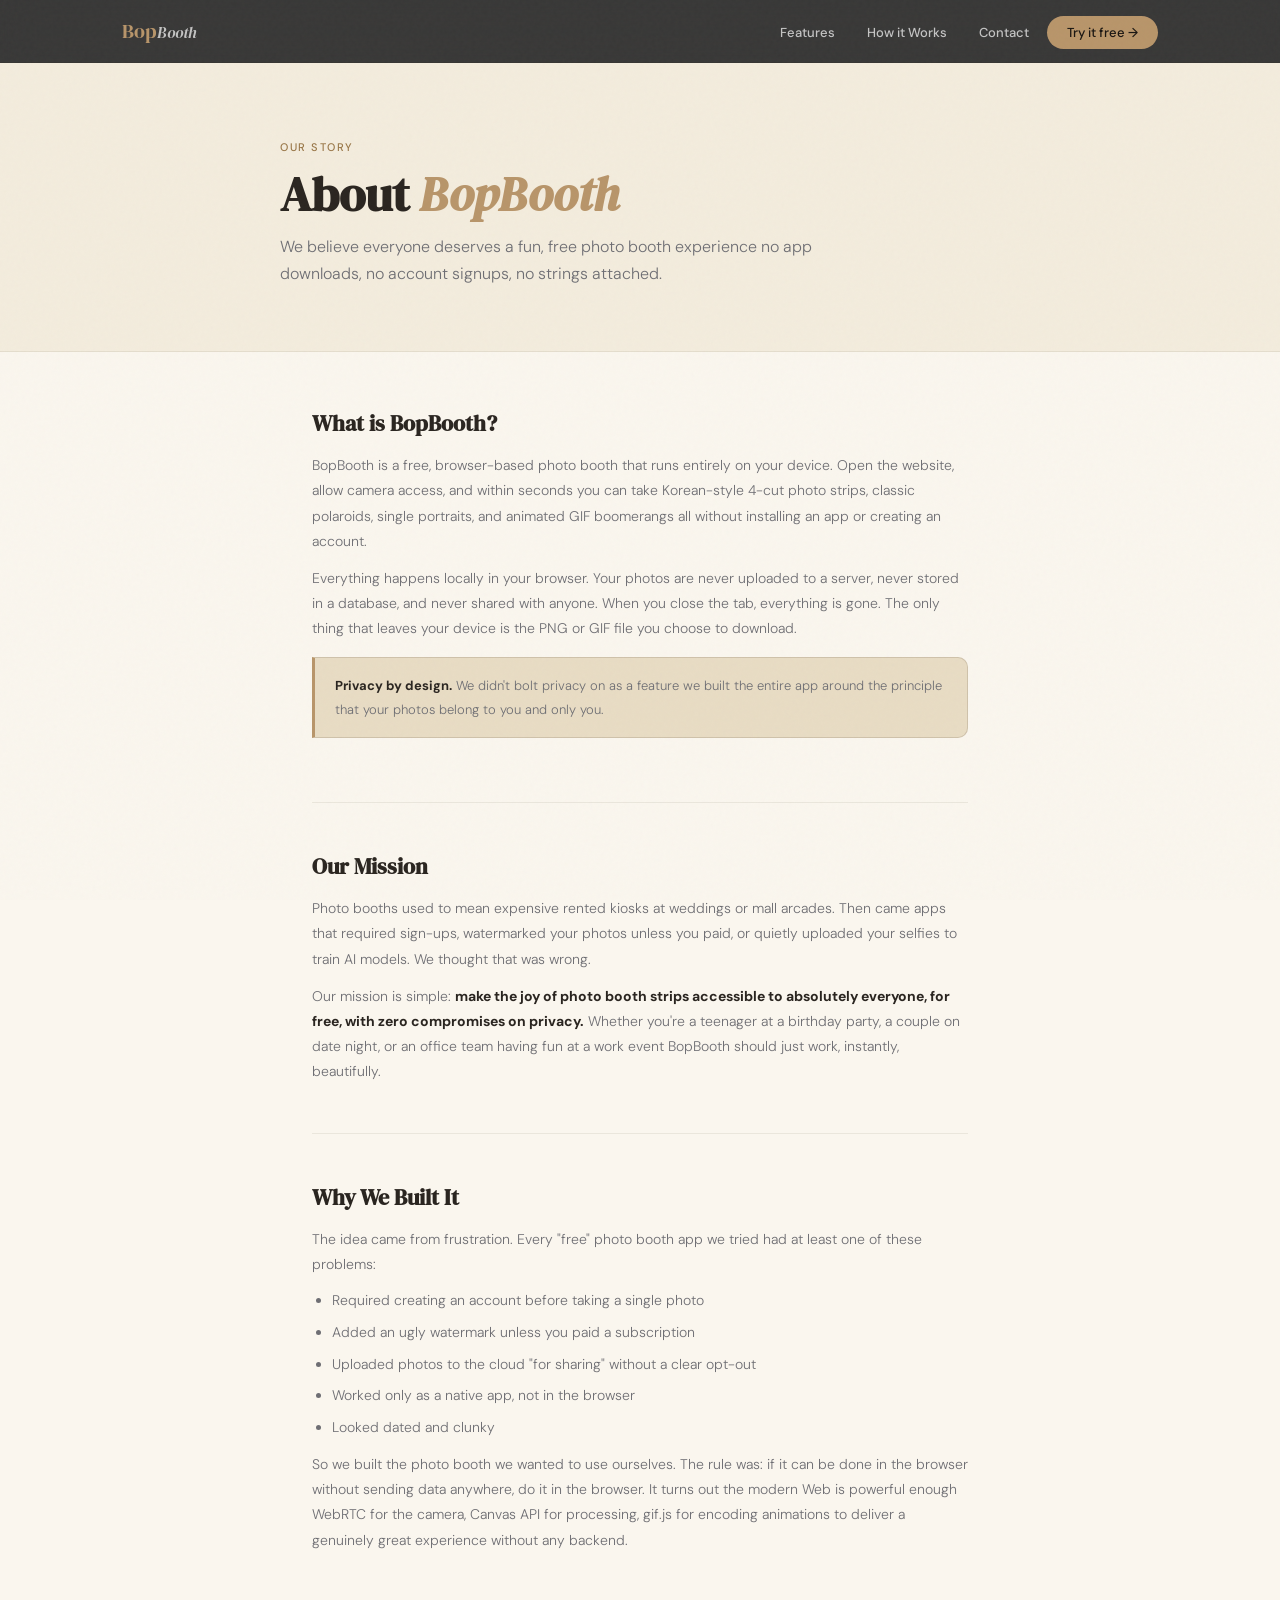
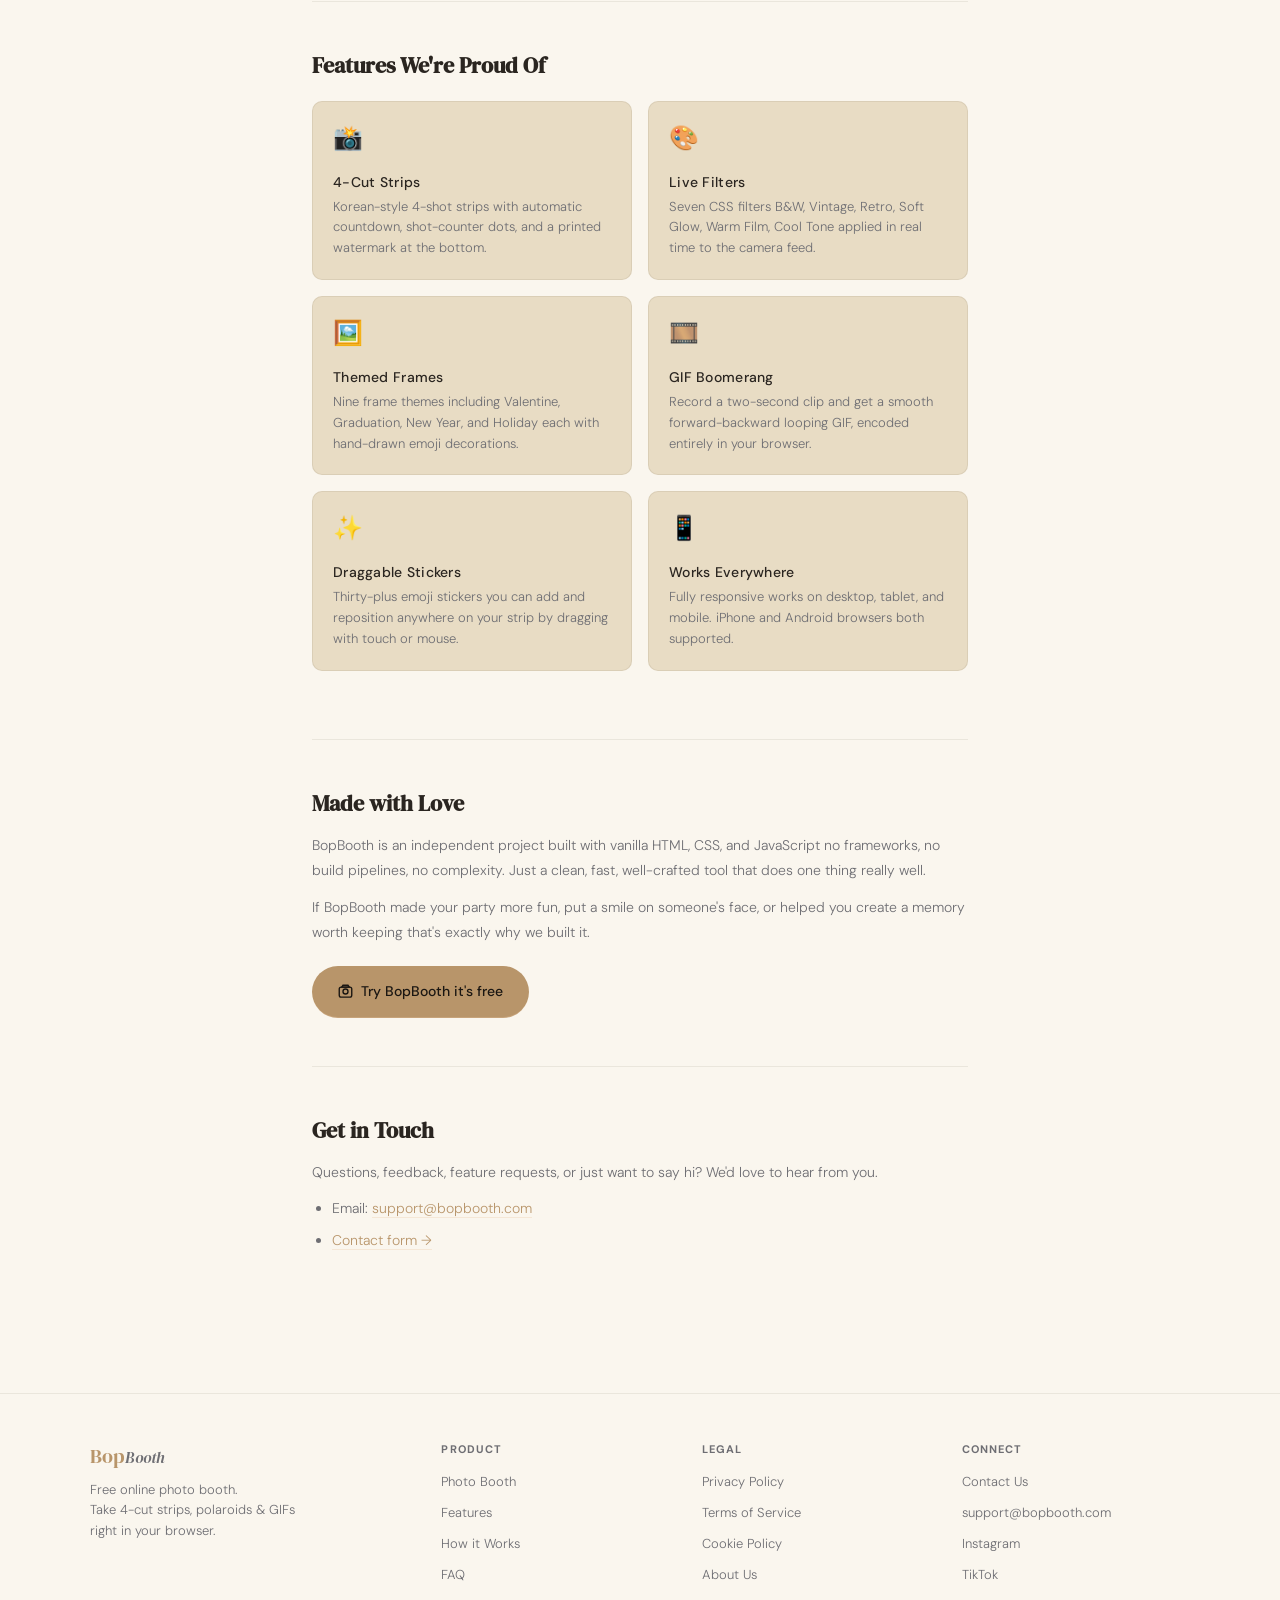
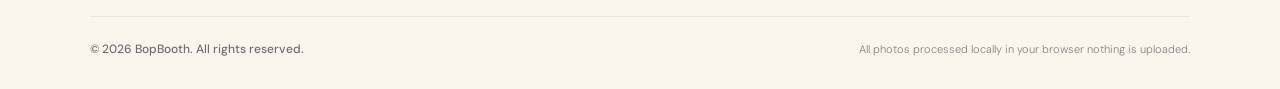
<file: about.html>
<!DOCTYPE html>
<html lang="en">
<head>
  <meta charset="UTF-8">

  <link rel="icon" type="image/png" href="favicon-96x96.png" sizes="96x96" />
<link rel="icon" type="image/svg+xml" href="favicon.svg" />
<link rel="shortcut icon" href="favicon.ico" />
<link rel="apple-touch-icon" sizes="180x180" href="apple-touch-icon.png" />
<meta name="apple-mobile-web-app-title" content="BopBooth" />
<link rel="manifest" href="site.webmanifest" />
  <meta name="viewport" content="width=device-width, initial-scale=1.0">
  <meta name="theme-color" content="#0e0e0f">
  <title>About Us | BopBooth</title>
  <meta name="description" content="Learn about BopBooth the free online photo booth that lets anyone take Korean 4-cut strips, polaroids, and GIF boomerangs with no signup.">
  <meta name="robots" content="index, follow">
  <link rel="canonical" href="https://maypex2.github.io/snapbooth/about.html">

  <meta property="og:type" content="website">
  <meta property="og:title" content="About BopBooth Free Online Photo Booth">
  <meta property="og:description" content="Learn about BopBooth the free online photo booth for Korean 4-cut strips, polaroids, and GIF boomerangs. No signup, no upload.">
  <meta property="og:url" content="https://maypex2.github.io/snapbooth/about.html">
  <meta property="og:image" content="https://maypex2.github.io/snapbooth/assets/og-image.jpg">
  <meta property="og:site_name" content="BopBooth">
  <meta name="twitter:card" content="summary_large_image">
  <meta name="twitter:title" content="About BopBooth Free Online Photo Booth">
  <meta name="twitter:description" content="Free online photo booth Korean 4-cut strips, polaroids, GIFs. No signup.">
  <meta name="twitter:image" content="https://maypex2.github.io/snapbooth/assets/og-image.jpg">

  <link rel="preconnect" href="https://fonts.googleapis.com">
  <link href="https://fonts.googleapis.com/css2?family=DM+Serif+Display:ital@0;1&family=DM+Sans:wght@300;400;500&display=swap" rel="stylesheet">
  <link rel="stylesheet" href="css/landing.css">
</head>
<body>

<nav class="nav" role="navigation" aria-label="Main navigation">
  <div class="nav-inner">
    <a href="index.html" class="nav-logo">Bop<span>Booth</span></a>
    <ul class="nav-links" role="list">
      <li><a href="index.html#features">Features</a></li>
      <li><a href="index.html#how">How it Works</a></li>
      <li><a href="contact.html">Contact</a></li>
      <li><a href="app.html" class="nav-cta">Try it free →</a></li>
    </ul>
    <button class="nav-hamburger" id="nav-hamburger" aria-label="Open menu" aria-expanded="false" aria-controls="mobile-menu">
      <svg width="22" height="22" fill="none" stroke="currentColor" stroke-width="2" viewBox="0 0 24 24"><line x1="3" y1="6" x2="21" y2="6"/><line x1="3" y1="12" x2="21" y2="12"/><line x1="3" y1="18" x2="21" y2="18"/></svg>
    </button>
  </div>
  <div id="mobile-menu" style="display:none;flex-direction:column;padding:16px 24px 20px;gap:4px;border-top:1px solid var(--border)">
    <a href="index.html#features" style="font-size:14px;color:var(--muted);text-decoration:none;padding:8px 0;border-bottom:1px solid var(--border)">Features</a>
    <a href="index.html#how"      style="font-size:14px;color:var(--muted);text-decoration:none;padding:8px 0;border-bottom:1px solid var(--border)">How it Works</a>
    <a href="contact.html"        style="font-size:14px;color:var(--muted);text-decoration:none;padding:8px 0;border-bottom:1px solid var(--border)">Contact</a>
    <a href="app.html"            style="display:inline-block;margin-top:12px;background:var(--accent);color:#1a1612;font-size:14px;font-weight:500;padding:12px 24px;border-radius:24px;text-decoration:none;text-align:center">Try it free →</a>
  </div>
</nav>

<div class="page-hero">
  <div class="page-hero-inner">
    <span class="section-eyebrow">Our Story</span>
    <h1>About <em>BopBooth</em></h1>
    <p style="font-size:16px;color:var(--muted);line-height:1.7;margin-top:12px;max-width:560px">
      We believe everyone deserves a fun, free photo booth experience no app downloads, no account signups, no strings attached.
    </p>
  </div>
</div>

<main class="page-body">

  <div class="prose-section">
    <h2>What is BopBooth?</h2>
    <p>BopBooth is a free, browser-based photo booth that runs entirely on your device. Open the website, allow camera access, and within seconds you can take Korean-style 4-cut photo strips, classic polaroids, single portraits, and animated GIF boomerangs all without installing an app or creating an account.</p>
    <p>Everything happens locally in your browser. Your photos are never uploaded to a server, never stored in a database, and never shared with anyone. When you close the tab, everything is gone. The only thing that leaves your device is the PNG or GIF file you choose to download.</p>
    <div class="prose-highlight">
      <p><strong style="color:var(--text)">Privacy by design.</strong> We didn't bolt privacy on as a feature we built the entire app around the principle that your photos belong to you and only you.</p>
    </div>
  </div>

  <div class="prose-section">
    <h2>Our Mission</h2>
    <p>Photo booths used to mean expensive rented kiosks at weddings or mall arcades. Then came apps that required sign-ups, watermarked your photos unless you paid, or quietly uploaded your selfies to train AI models. We thought that was wrong.</p>
    <p>Our mission is simple: <strong style="color:var(--text)">make the joy of photo booth strips accessible to absolutely everyone, for free, with zero compromises on privacy.</strong> Whether you're a teenager at a birthday party, a couple on date night, or an office team having fun at a work event BopBooth should just work, instantly, beautifully.</p>
  </div>

  <div class="prose-section">
    <h2>Why We Built It</h2>
    <p>The idea came from frustration. Every "free" photo booth app we tried had at least one of these problems:</p>
    <ul>
      <li>Required creating an account before taking a single photo</li>
      <li>Added an ugly watermark unless you paid a subscription</li>
      <li>Uploaded photos to the cloud "for sharing" without a clear opt-out</li>
      <li>Worked only as a native app, not in the browser</li>
      <li>Looked dated and clunky</li>
    </ul>
    <p>So we built the photo booth we wanted to use ourselves. The rule was: if it can be done in the browser without sending data anywhere, do it in the browser. It turns out the modern Web is powerful enough WebRTC for the camera, Canvas API for processing, gif.js for encoding animations to deliver a genuinely great experience without any backend.</p>
  </div>

  <div class="prose-section">
    <h2>Features We're Proud Of</h2>
    <div class="about-features">
      <div class="about-feature-card">
        <div class="icon">📸</div>
        <h3>4-Cut Strips</h3>
        <p>Korean-style 4-shot strips with automatic countdown, shot-counter dots, and a printed watermark at the bottom.</p>
      </div>
      <div class="about-feature-card">
        <div class="icon">🎨</div>
        <h3>Live Filters</h3>
        <p>Seven CSS filters B&amp;W, Vintage, Retro, Soft Glow, Warm Film, Cool Tone applied in real time to the camera feed.</p>
      </div>
      <div class="about-feature-card">
        <div class="icon">🖼️</div>
        <h3>Themed Frames</h3>
        <p>Nine frame themes including Valentine, Graduation, New Year, and Holiday each with hand-drawn emoji decorations.</p>
      </div>
      <div class="about-feature-card">
        <div class="icon">🎞️</div>
        <h3>GIF Boomerang</h3>
        <p>Record a two-second clip and get a smooth forward-backward looping GIF, encoded entirely in your browser.</p>
      </div>
      <div class="about-feature-card">
        <div class="icon">✨</div>
        <h3>Draggable Stickers</h3>
        <p>Thirty-plus emoji stickers you can add and reposition anywhere on your strip by dragging with touch or mouse.</p>
      </div>
      <div class="about-feature-card">
        <div class="icon">📱</div>
        <h3>Works Everywhere</h3>
        <p>Fully responsive works on desktop, tablet, and mobile. iPhone and Android browsers both supported.</p>
      </div>
    </div>
  </div>

  <div class="prose-section">
    <h2>Made with Love</h2>
    <p>BopBooth is an independent project built with vanilla HTML, CSS, and JavaScript no frameworks, no build pipelines, no complexity. Just a clean, fast, well-crafted tool that does one thing really well.</p>
    <p>If BopBooth made your party more fun, put a smile on someone's face, or helped you create a memory worth keeping that's exactly why we built it.</p>
    <p style="margin-top:20px">
      <a href="app.html" style="display:inline-flex;align-items:center;gap:8px;background:var(--accent);color:#1a1612;font-family:'DM Sans',sans-serif;font-size:14px;font-weight:500;padding:13px 26px;border-radius:30px;text-decoration:none;transition:background .2s">
        <svg width="15" height="15" fill="none" stroke="currentColor" stroke-width="2.2" viewBox="0 0 24 24"><circle cx="12" cy="12" r="4"/><path d="M8 2h8l2 3H6l2-3z"/><rect x="2" y="5" width="20" height="16" rx="3"/></svg>
        Try BopBooth it's free
      </a>
    </p>
  </div>

  <div class="prose-section">
    <h2>Get in Touch</h2>
    <p>Questions, feedback, feature requests, or just want to say hi? We'd love to hear from you.</p>
    <ul>
      <li>Email: <a href="mailto:support@bopbooth.com">support@bopbooth.com</a></li>
      <li><a href="contact.html">Contact form →</a></li>
    </ul>
  </div>

</main>

<footer class="footer" role="contentinfo">
  <div class="footer-inner">
    <div class="footer-brand">
      <a href="index.html" class="footer-logo">Bop<span>Booth</span></a>
      <p class="footer-tagline">Free online photo booth.<br>Take 4-cut strips, polaroids &amp; GIFs<br>right in your browser.</p>
    </div>
    <div class="footer-col">
      <h4>Product</h4>
      <ul>
        <li><a href="app.html">Photo Booth</a></li>
        <li><a href="index.html#features">Features</a></li>
        <li><a href="index.html#how">How it Works</a></li>
        <li><a href="index.html#faq">FAQ</a></li>
      </ul>
    </div>
    <div class="footer-col">
      <h4>Legal</h4>
      <ul>
        <li><a href="privacy.html">Privacy Policy</a></li>
        <li><a href="terms.html">Terms of Service</a></li>
        <li><a href="privacy.html#cookies">Cookie Policy</a></li>
        <li><a href="about.html">About Us</a></li>
      </ul>
    </div>
    <div class="footer-col">
      <h4>Connect</h4>
      <ul>
        <li><a href="contact.html">Contact Us</a></li>
        <li><a href="mailto:support@bopbooth.com">support@bopbooth.com</a></li>
        <li><a href="#">Instagram</a></li>
        <li><a href="#">TikTok</a></li>
      </ul>
    </div>
  </div>
  <div class="footer-bottom">
    <p class="footer-copy">&copy; 2026 BopBooth. All rights reserved.</p>
    <p class="footer-note">All photos processed locally in your browser nothing is uploaded.</p>
  </div>
</footer>

<script src="js/landing.js"></script>
</body>
</html>
</file>
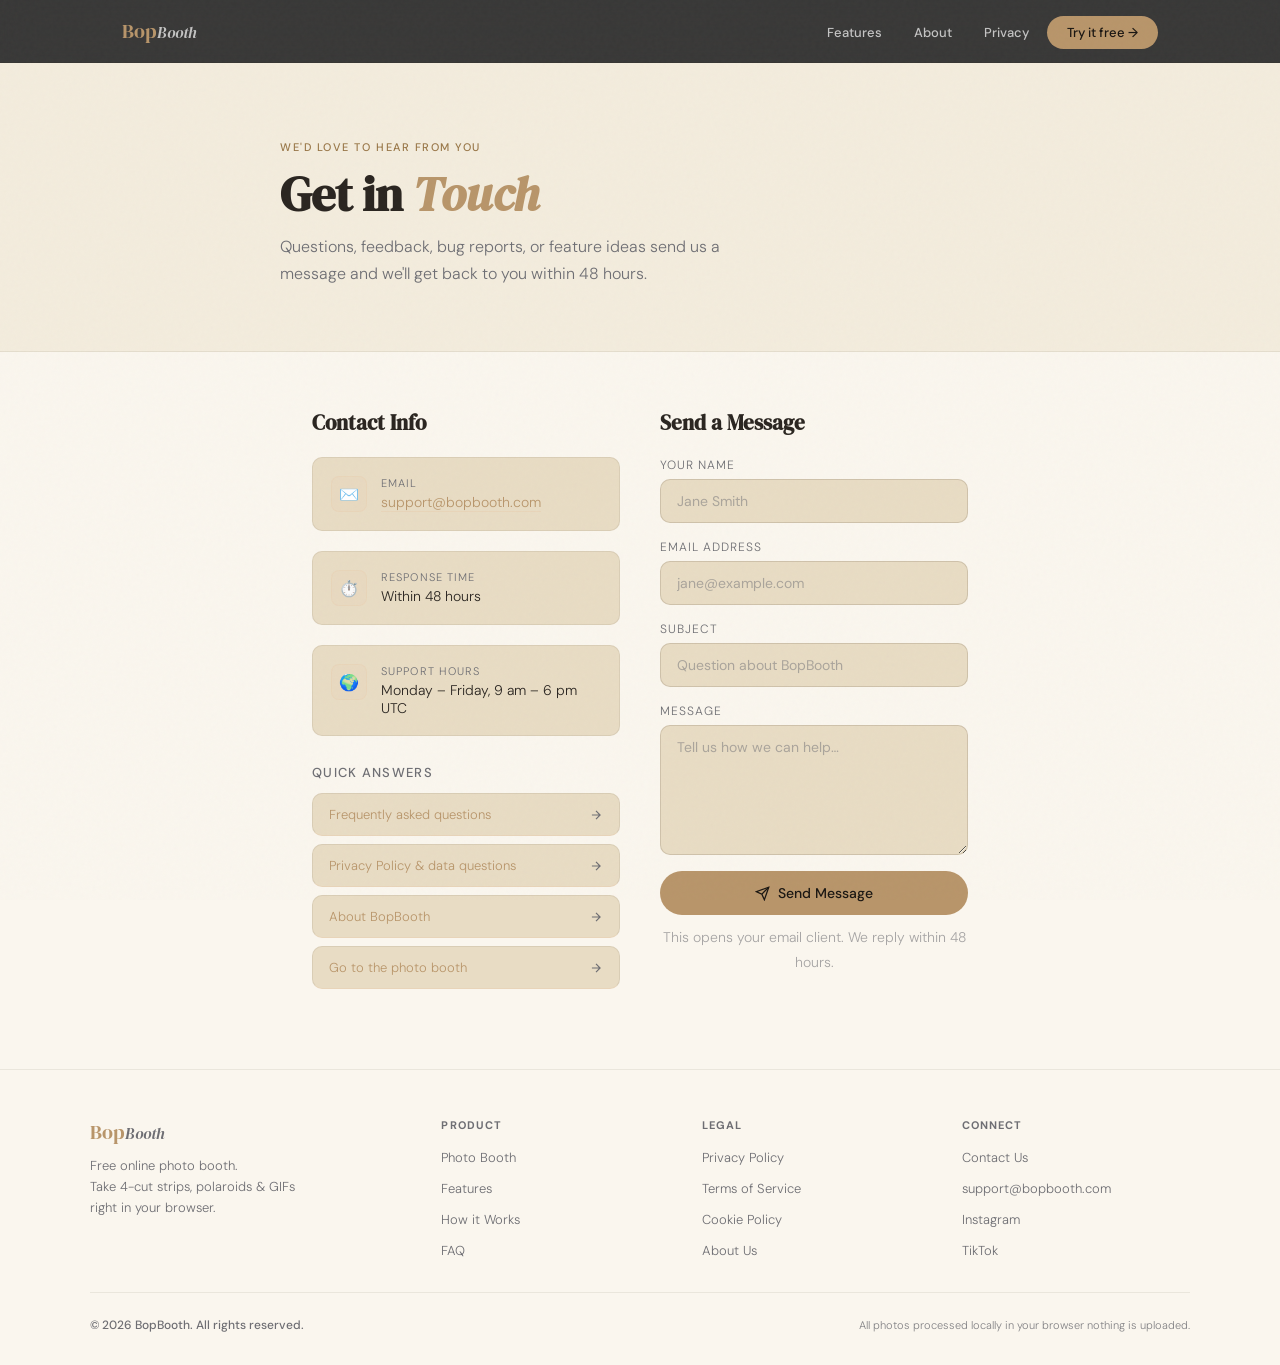
<file: contact.html>
<!DOCTYPE html>
<html lang="en">
<head>
  <meta charset="UTF-8">

  <link rel="icon" type="image/png" href="favicon-96x96.png" sizes="96x96" />
<link rel="icon" type="image/svg+xml" href="favicon.svg" />
<link rel="shortcut icon" href="favicon.ico" />
<link rel="apple-touch-icon" sizes="180x180" href="apple-touch-icon.png" />
<meta name="apple-mobile-web-app-title" content="BopBooth" />
<link rel="manifest" href="site.webmanifest" />
  <meta name="viewport" content="width=device-width, initial-scale=1.0">
  <meta name="theme-color" content="#0e0e0f">
  <title>Contact Us | BopBooth</title>
  <meta name="description" content="Get in touch with the BopBooth team. We reply within 48 hours.">
  <meta name="robots" content="index, follow">
  <link rel="canonical" href="https://maypex2.github.io/snapbooth/contact.html">

  <meta property="og:type" content="website">
  <meta property="og:title" content="Contact BopBooth Free Online Photo Booth">
  <meta property="og:description" content="Get in touch with the BopBooth team. Questions, feedback, or partnership inquiries welcome.">
  <meta property="og:url" content="https://maypex2.github.io/snapbooth/contact.html">
  <meta property="og:image" content="https://maypex2.github.io/snapbooth/assets/og-image.jpg">
  <meta property="og:site_name" content="BopBooth">
  <meta name="twitter:card" content="summary_large_image">
  <meta name="twitter:title" content="Contact BopBooth">
  <meta name="twitter:description" content="Get in touch with the BopBooth team.">
  <meta name="twitter:image" content="https://maypex2.github.io/snapbooth/assets/og-image.jpg">

  <link rel="preconnect" href="https://fonts.googleapis.com">
  <link href="https://fonts.googleapis.com/css2?family=DM+Serif+Display:ital@0;1&family=DM+Sans:wght@300;400;500&display=swap" rel="stylesheet">
  <link rel="stylesheet" href="css/landing.css">
</head>
<body>

<nav class="nav" role="navigation" aria-label="Main navigation">
  <div class="nav-inner">
    <a href="index.html" class="nav-logo">Bop<span>Booth</span></a>
    <ul class="nav-links" role="list">
      <li><a href="index.html#features">Features</a></li>
      <li><a href="about.html">About</a></li>
      <li><a href="privacy.html">Privacy</a></li>
      <li><a href="app.html" class="nav-cta">Try it free →</a></li>
    </ul>
    <button class="nav-hamburger" id="nav-hamburger" aria-label="Open menu" aria-expanded="false" aria-controls="mobile-menu">
      <svg width="22" height="22" fill="none" stroke="currentColor" stroke-width="2" viewBox="0 0 24 24"><line x1="3" y1="6" x2="21" y2="6"/><line x1="3" y1="12" x2="21" y2="12"/><line x1="3" y1="18" x2="21" y2="18"/></svg>
    </button>
  </div>
  <div id="mobile-menu" style="display:none;flex-direction:column;padding:16px 24px 20px;gap:4px;border-top:1px solid var(--border)">
    <a href="index.html#features" style="font-size:14px;color:var(--muted);text-decoration:none;padding:8px 0;border-bottom:1px solid var(--border)">Features</a>
    <a href="about.html"          style="font-size:14px;color:var(--muted);text-decoration:none;padding:8px 0;border-bottom:1px solid var(--border)">About</a>
    <a href="privacy.html"        style="font-size:14px;color:var(--muted);text-decoration:none;padding:8px 0;border-bottom:1px solid var(--border)">Privacy</a>
    <a href="app.html"            style="display:inline-block;margin-top:12px;background:var(--accent);color:#1a1612;font-size:14px;font-weight:500;padding:12px 24px;border-radius:24px;text-decoration:none;text-align:center">Try it free →</a>
  </div>
</nav>

<div class="page-hero">
  <div class="page-hero-inner">
    <span class="section-eyebrow">We'd love to hear from you</span>
    <h1>Get in <em>Touch</em></h1>
    <p style="font-size:16px;color:var(--muted);line-height:1.7;margin-top:12px;max-width:500px">
      Questions, feedback, bug reports, or feature ideas send us a message and we'll get back to you within 48 hours.
    </p>
  </div>
</div>

<main class="page-body">

  <div class="prose-section" style="border-bottom:none;margin-bottom:0;padding-bottom:0">
    <div class="contact-grid">

      <!-- Left: Contact info + quick links -->
      <div>
        <h2 style="font-family:'DM Serif Display',serif;font-size:1.3rem;margin-bottom:20px">Contact Info</h2>
        <div class="contact-info-block">

          <div class="contact-info-item">
            <div class="ci-icon">✉️</div>
            <div class="ci-text">
              <span class="ci-label">Email</span>
              <span class="ci-val"><a href="mailto:support@bopbooth.com">support@bopbooth.com</a></span>
            </div>
          </div>

          <div class="contact-info-item">
            <div class="ci-icon">⏱️</div>
            <div class="ci-text">
              <span class="ci-label">Response time</span>
              <span class="ci-val">Within 48 hours</span>
            </div>
          </div>

          <div class="contact-info-item">
            <div class="ci-icon">🌍</div>
            <div class="ci-text">
              <span class="ci-label">Support hours</span>
              <span class="ci-val">Monday – Friday, 9 am – 6 pm UTC</span>
            </div>
          </div>

        </div>

        <h3 style="font-size:13px;text-transform:uppercase;letter-spacing:.1em;color:var(--muted);margin:28px 0 12px">Quick answers</h3>
        <div class="quick-links">
          <a href="index.html#faq" class="quick-link">
            Frequently asked questions
            <svg width="14" height="14" fill="none" stroke="currentColor" stroke-width="2" viewBox="0 0 24 24"><path d="M5 12h14M12 5l7 7-7 7"/></svg>
          </a>
          <a href="privacy.html" class="quick-link">
            Privacy Policy &amp; data questions
            <svg width="14" height="14" fill="none" stroke="currentColor" stroke-width="2" viewBox="0 0 24 24"><path d="M5 12h14M12 5l7 7-7 7"/></svg>
          </a>
          <a href="about.html" class="quick-link">
            About BopBooth
            <svg width="14" height="14" fill="none" stroke="currentColor" stroke-width="2" viewBox="0 0 24 24"><path d="M5 12h14M12 5l7 7-7 7"/></svg>
          </a>
          <a href="app.html" class="quick-link">
            Go to the photo booth
            <svg width="14" height="14" fill="none" stroke="currentColor" stroke-width="2" viewBox="0 0 24 24"><path d="M5 12h14M12 5l7 7-7 7"/></svg>
          </a>
        </div>
      </div>

      <!-- Right: Contact form -->
      <div>
        <h2 style="font-family:'DM Serif Display',serif;font-size:1.3rem;margin-bottom:20px">Send a Message</h2>
        <form
          action="mailto:support@bopbooth.com"
          method="POST"
          enctype="text/plain"
          id="contact-form"
          novalidate
        >
          <div class="form-group">
            <label for="cf-name">Your name</label>
            <input class="form-input" type="text" id="cf-name" name="name" placeholder="Jane Smith" required autocomplete="name">
          </div>

          <div class="form-group">
            <label for="cf-email">Email address</label>
            <input class="form-input" type="email" id="cf-email" name="email" placeholder="jane@example.com" required autocomplete="email">
          </div>

          <div class="form-group">
            <label for="cf-subject">Subject</label>
            <input class="form-input" type="text" id="cf-subject" name="subject" placeholder="Question about BopBooth" required>
          </div>

          <div class="form-group">
            <label for="cf-message">Message</label>
            <textarea class="form-textarea" id="cf-message" name="message" placeholder="Tell us how we can help…" required></textarea>
          </div>

          <button type="submit" class="form-submit">
            <svg width="15" height="15" fill="none" stroke="currentColor" stroke-width="2" viewBox="0 0 24 24"><line x1="22" y1="2" x2="11" y2="13"/><polygon points="22 2 15 22 11 13 2 9 22 2"/></svg>
            Send Message
          </button>
          <p class="form-note">This opens your email client. We reply within 48 hours.</p>
        </form>
      </div>

    </div>
  </div>

</main>

<footer class="footer" role="contentinfo">
  <div class="footer-inner">
    <div class="footer-brand">
      <a href="index.html" class="footer-logo">Bop<span>Booth</span></a>
      <p class="footer-tagline">Free online photo booth.<br>Take 4-cut strips, polaroids &amp; GIFs<br>right in your browser.</p>
    </div>
    <div class="footer-col">
      <h4>Product</h4>
      <ul>
        <li><a href="app.html">Photo Booth</a></li>
        <li><a href="index.html#features">Features</a></li>
        <li><a href="index.html#how">How it Works</a></li>
        <li><a href="index.html#faq">FAQ</a></li>
      </ul>
    </div>
    <div class="footer-col">
      <h4>Legal</h4>
      <ul>
        <li><a href="privacy.html">Privacy Policy</a></li>
        <li><a href="terms.html">Terms of Service</a></li>
        <li><a href="privacy.html#cookies">Cookie Policy</a></li>
        <li><a href="about.html">About Us</a></li>
      </ul>
    </div>
    <div class="footer-col">
      <h4>Connect</h4>
      <ul>
        <li><a href="contact.html">Contact Us</a></li>
        <li><a href="mailto:support@bopbooth.com">support@bopbooth.com</a></li>
        <li><a href="#">Instagram</a></li>
        <li><a href="#">TikTok</a></li>
      </ul>
    </div>
  </div>
  <div class="footer-bottom">
    <p class="footer-copy">&copy; 2026 BopBooth. All rights reserved.</p>
    <p class="footer-note">All photos processed locally in your browser nothing is uploaded.</p>
  </div>
</footer>

<script src="js/landing.js"></script>
</body>
</html>
</file>
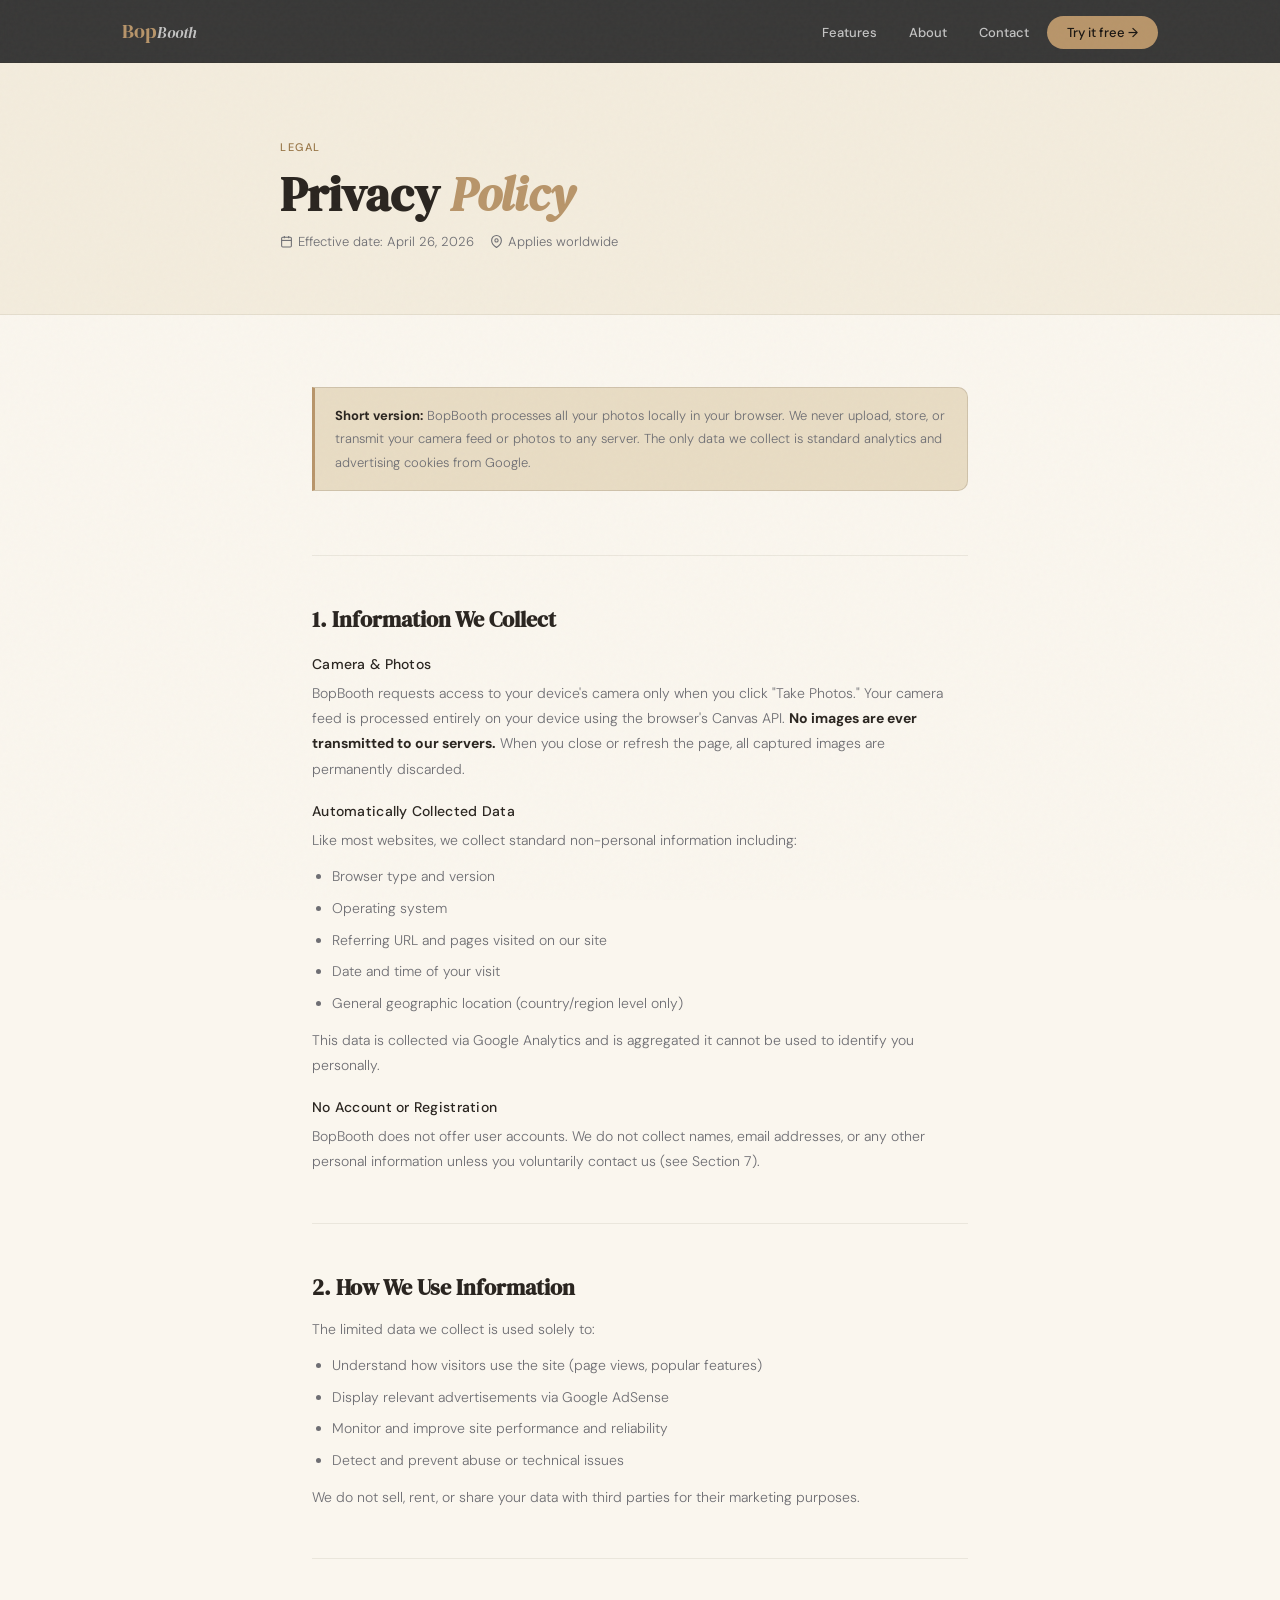
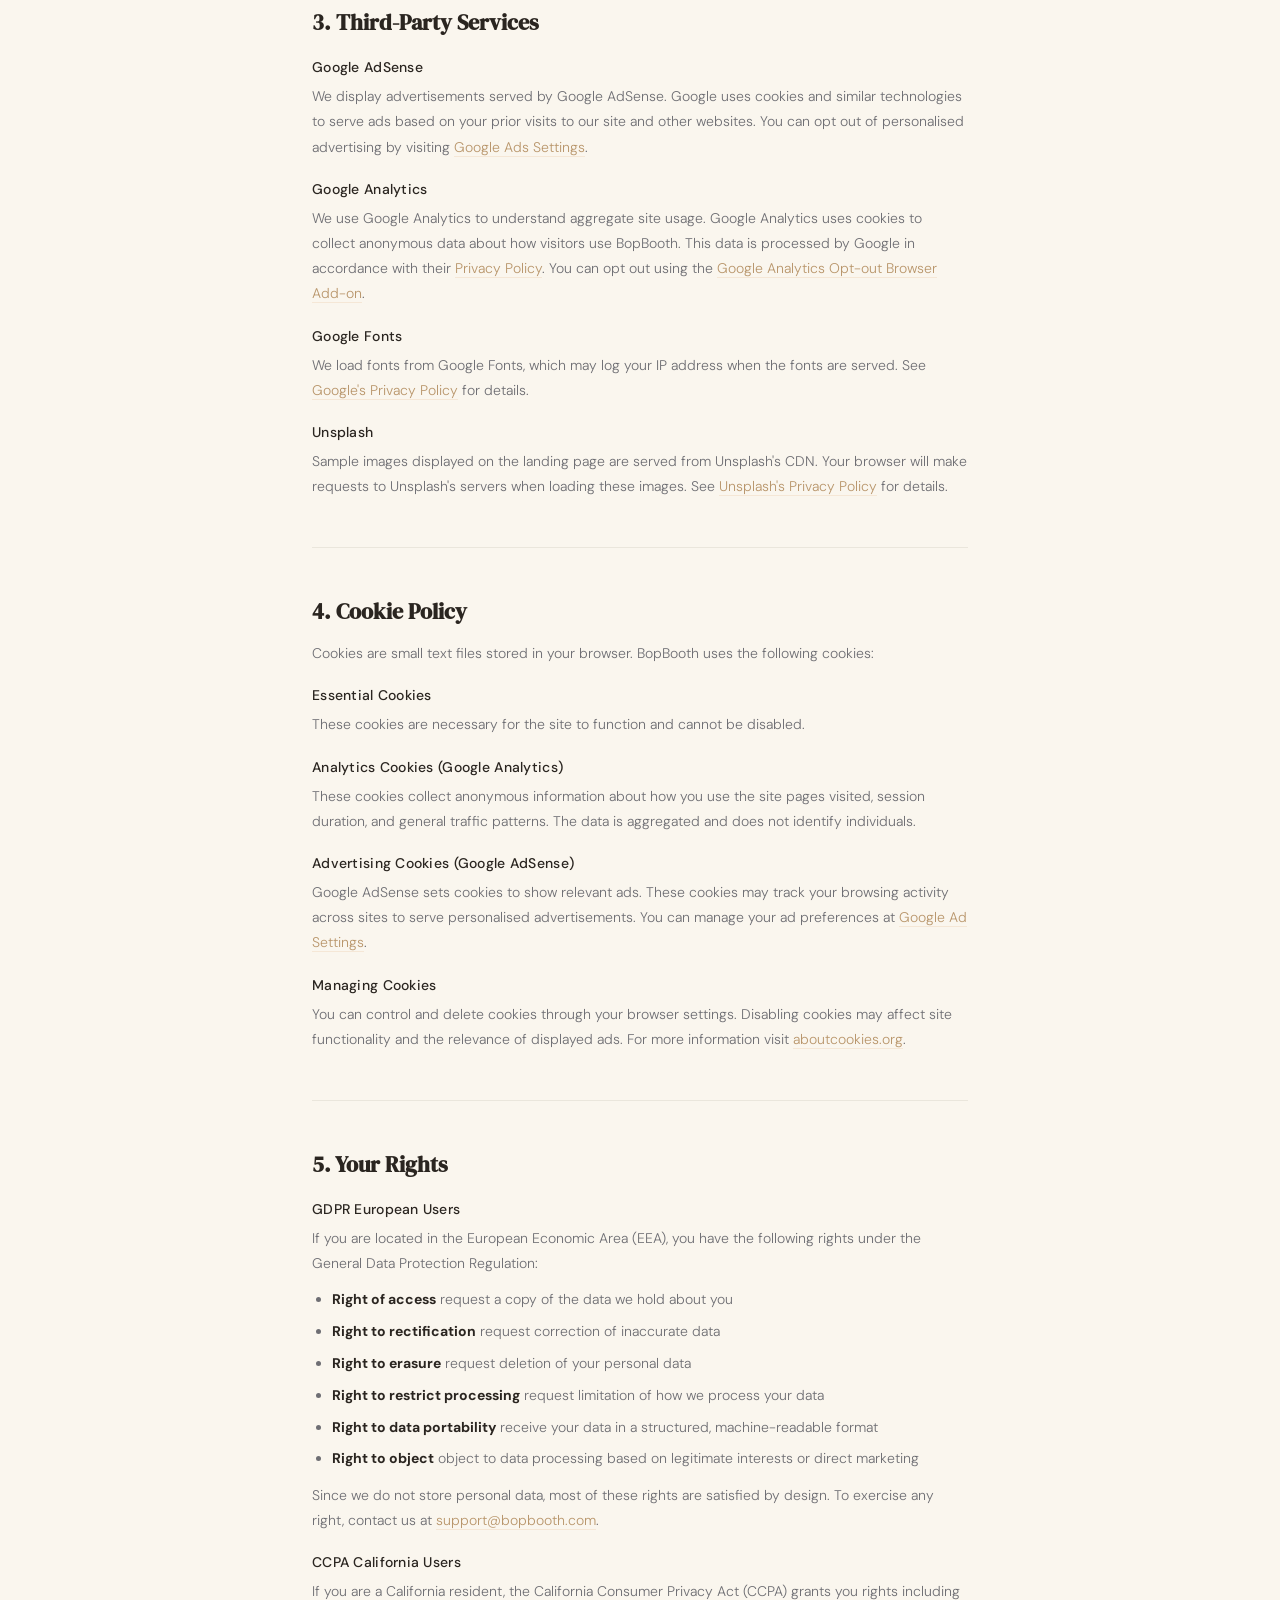
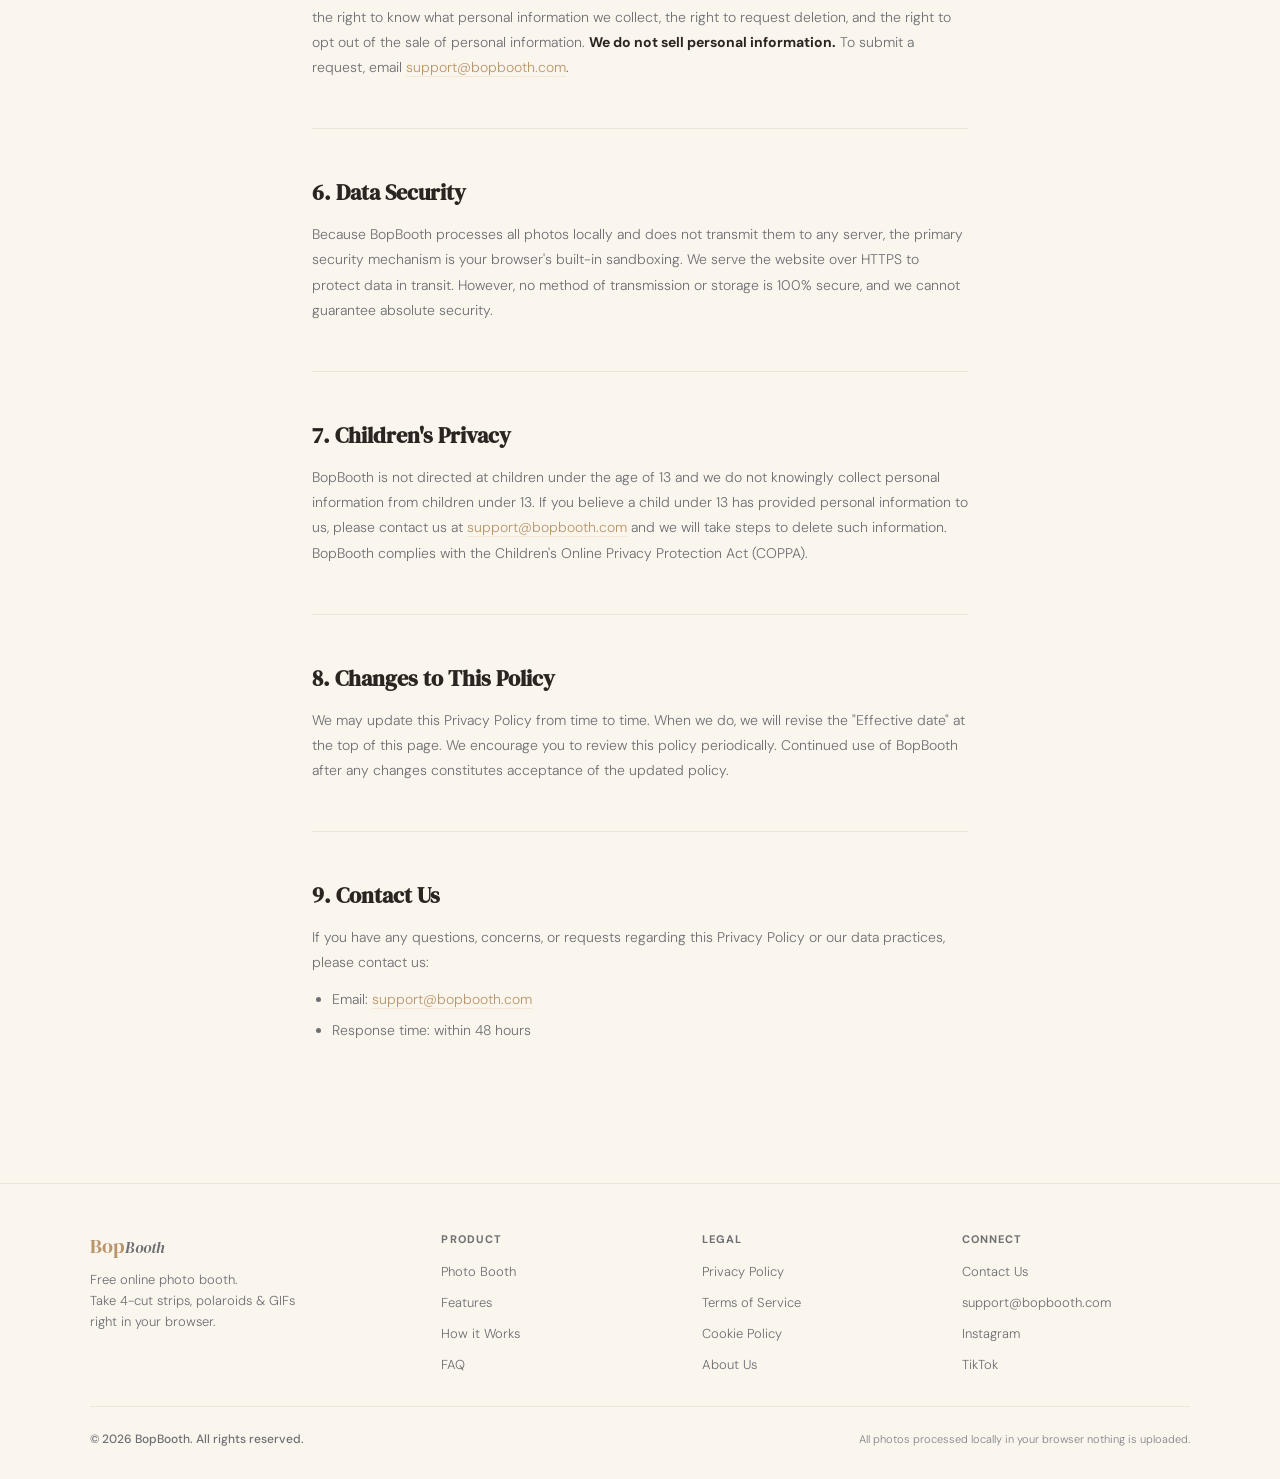
<file: privacy.html>
<!DOCTYPE html>
<html lang="en">
<head>
  <meta charset="UTF-8">

  <link rel="icon" type="image/png" href="favicon-96x96.png" sizes="96x96" />
<link rel="icon" type="image/svg+xml" href="favicon.svg" />
<link rel="shortcut icon" href="favicon.ico" />
<link rel="apple-touch-icon" sizes="180x180" href="apple-touch-icon.png" />
<meta name="apple-mobile-web-app-title" content="BopBooth" />
<link rel="manifest" href="site.webmanifest" />
  <meta name="viewport" content="width=device-width, initial-scale=1.0">
  <meta name="theme-color" content="#0e0e0f">
  <title>Privacy Policy | BopBooth</title>
  <meta name="description" content="BopBooth's privacy policy. We don't store your photos everything is processed locally in your browser.">
  <meta name="robots" content="index, follow">
  <link rel="canonical" href="https://maypex2.github.io/snapbooth/privacy.html">

  <meta property="og:type" content="website">
  <meta property="og:title" content="Privacy Policy | BopBooth">
  <meta property="og:description" content="BopBooth's privacy policy. Photos never leave your device all processing happens locally in your browser.">
  <meta property="og:url" content="https://maypex2.github.io/snapbooth/privacy.html">
  <meta property="og:image" content="https://maypex2.github.io/snapbooth/assets/og-image.jpg">
  <meta property="og:site_name" content="BopBooth">
  <meta name="twitter:card" content="summary_large_image">
  <meta name="twitter:title" content="Privacy Policy | BopBooth">
  <meta name="twitter:description" content="Photos never leave your device all processing happens locally.">
  <meta name="twitter:image" content="https://maypex2.github.io/snapbooth/assets/og-image.jpg">

  <link rel="preconnect" href="https://fonts.googleapis.com">
  <link href="https://fonts.googleapis.com/css2?family=DM+Serif+Display:ital@0;1&family=DM+Sans:wght@300;400;500&display=swap" rel="stylesheet">
  <link rel="stylesheet" href="css/landing.css">
</head>
<body>

<nav class="nav" role="navigation" aria-label="Main navigation">
  <div class="nav-inner">
    <a href="index.html" class="nav-logo">Bop<span>Booth</span></a>
    <ul class="nav-links" role="list">
      <li><a href="index.html#features">Features</a></li>
      <li><a href="about.html">About</a></li>
      <li><a href="contact.html">Contact</a></li>
      <li><a href="app.html" class="nav-cta">Try it free →</a></li>
    </ul>
    <button class="nav-hamburger" id="nav-hamburger" aria-label="Open menu" aria-expanded="false" aria-controls="mobile-menu">
      <svg width="22" height="22" fill="none" stroke="currentColor" stroke-width="2" viewBox="0 0 24 24"><line x1="3" y1="6" x2="21" y2="6"/><line x1="3" y1="12" x2="21" y2="12"/><line x1="3" y1="18" x2="21" y2="18"/></svg>
    </button>
  </div>
  <div id="mobile-menu" style="display:none;flex-direction:column;padding:16px 24px 20px;gap:4px;border-top:1px solid var(--border)">
    <a href="index.html#features" style="font-size:14px;color:var(--muted);text-decoration:none;padding:8px 0;border-bottom:1px solid var(--border)">Features</a>
    <a href="about.html"          style="font-size:14px;color:var(--muted);text-decoration:none;padding:8px 0;border-bottom:1px solid var(--border)">About</a>
    <a href="contact.html"        style="font-size:14px;color:var(--muted);text-decoration:none;padding:8px 0;border-bottom:1px solid var(--border)">Contact</a>
    <a href="app.html"            style="display:inline-block;margin-top:12px;background:var(--accent);color:#1a1612;font-size:14px;font-weight:500;padding:12px 24px;border-radius:24px;text-decoration:none;text-align:center">Try it free →</a>
  </div>
</nav>

<div class="page-hero">
  <div class="page-hero-inner">
    <span class="section-eyebrow">Legal</span>
    <h1>Privacy <em>Policy</em></h1>
    <div class="page-hero-meta">
      <span>
        <svg width="13" height="13" fill="none" stroke="currentColor" stroke-width="2" viewBox="0 0 24 24"><rect x="3" y="4" width="18" height="18" rx="2"/><line x1="16" y1="2" x2="16" y2="6"/><line x1="8" y1="2" x2="8" y2="6"/><line x1="3" y1="10" x2="21" y2="10"/></svg>
        Effective date: April 26, 2026
      </span>
      <span>
        <svg width="13" height="13" fill="none" stroke="currentColor" stroke-width="2" viewBox="0 0 24 24"><path d="M21 10c0 7-9 13-9 13S3 17 3 10a9 9 0 0 1 18 0z"/><circle cx="12" cy="10" r="3"/></svg>
        Applies worldwide
      </span>
    </div>
  </div>
</div>

<main class="page-body">

  <div class="prose-section">
    <div class="prose-highlight">
      <p><strong style="color:var(--text)">Short version:</strong> BopBooth processes all your photos locally in your browser. We never upload, store, or transmit your camera feed or photos to any server. The only data we collect is standard analytics and advertising cookies from Google.</p>
    </div>
  </div>

  <div class="prose-section">
    <h2>1. Information We Collect</h2>
    <h3>Camera &amp; Photos</h3>
    <p>BopBooth requests access to your device's camera only when you click "Take Photos." Your camera feed is processed entirely on your device using the browser's Canvas API. <strong style="color:var(--text)">No images are ever transmitted to our servers.</strong> When you close or refresh the page, all captured images are permanently discarded.</p>

    <h3>Automatically Collected Data</h3>
    <p>Like most websites, we collect standard non-personal information including:</p>
    <ul>
      <li>Browser type and version</li>
      <li>Operating system</li>
      <li>Referring URL and pages visited on our site</li>
      <li>Date and time of your visit</li>
      <li>General geographic location (country/region level only)</li>
    </ul>
    <p>This data is collected via Google Analytics and is aggregated it cannot be used to identify you personally.</p>

    <h3>No Account or Registration</h3>
    <p>BopBooth does not offer user accounts. We do not collect names, email addresses, or any other personal information unless you voluntarily contact us (see Section 7).</p>
  </div>

  <div class="prose-section">
    <h2>2. How We Use Information</h2>
    <p>The limited data we collect is used solely to:</p>
    <ul>
      <li>Understand how visitors use the site (page views, popular features)</li>
      <li>Display relevant advertisements via Google AdSense</li>
      <li>Monitor and improve site performance and reliability</li>
      <li>Detect and prevent abuse or technical issues</li>
    </ul>
    <p>We do not sell, rent, or share your data with third parties for their marketing purposes.</p>
  </div>

  <div class="prose-section" id="third-party">
    <h2>3. Third-Party Services</h2>
    <h3>Google AdSense</h3>
    <p>We display advertisements served by Google AdSense. Google uses cookies and similar technologies to serve ads based on your prior visits to our site and other websites. You can opt out of personalised advertising by visiting <a href="https://www.google.com/settings/ads" target="_blank" rel="noopener">Google Ads Settings</a>.</p>

    <h3>Google Analytics</h3>
    <p>We use Google Analytics to understand aggregate site usage. Google Analytics uses cookies to collect anonymous data about how visitors use BopBooth. This data is processed by Google in accordance with their <a href="https://policies.google.com/privacy" target="_blank" rel="noopener">Privacy Policy</a>. You can opt out using the <a href="https://tools.google.com/dlpage/gaoptout" target="_blank" rel="noopener">Google Analytics Opt-out Browser Add-on</a>.</p>

    <h3>Google Fonts</h3>
    <p>We load fonts from Google Fonts, which may log your IP address when the fonts are served. See <a href="https://policies.google.com/privacy" target="_blank" rel="noopener">Google's Privacy Policy</a> for details.</p>

    <h3>Unsplash</h3>
    <p>Sample images displayed on the landing page are served from Unsplash's CDN. Your browser will make requests to Unsplash's servers when loading these images. See <a href="https://unsplash.com/privacy" target="_blank" rel="noopener">Unsplash's Privacy Policy</a> for details.</p>
  </div>

  <div class="prose-section" id="cookies">
    <h2>4. Cookie Policy</h2>
    <p>Cookies are small text files stored in your browser. BopBooth uses the following cookies:</p>

    <h3>Essential Cookies</h3>
    <p>These cookies are necessary for the site to function and cannot be disabled.</p>

    <h3>Analytics Cookies (Google Analytics)</h3>
    <p>These cookies collect anonymous information about how you use the site pages visited, session duration, and general traffic patterns. The data is aggregated and does not identify individuals.</p>

    <h3>Advertising Cookies (Google AdSense)</h3>
    <p>Google AdSense sets cookies to show relevant ads. These cookies may track your browsing activity across sites to serve personalised advertisements. You can manage your ad preferences at <a href="https://adssettings.google.com" target="_blank" rel="noopener">Google Ad Settings</a>.</p>

    <h3>Managing Cookies</h3>
    <p>You can control and delete cookies through your browser settings. Disabling cookies may affect site functionality and the relevance of displayed ads. For more information visit <a href="https://www.aboutcookies.org" target="_blank" rel="noopener">aboutcookies.org</a>.</p>
  </div>

  <div class="prose-section">
    <h2>5. Your Rights</h2>
    <h3>GDPR European Users</h3>
    <p>If you are located in the European Economic Area (EEA), you have the following rights under the General Data Protection Regulation:</p>
    <ul>
      <li><strong style="color:var(--text)">Right of access</strong> request a copy of the data we hold about you</li>
      <li><strong style="color:var(--text)">Right to rectification</strong> request correction of inaccurate data</li>
      <li><strong style="color:var(--text)">Right to erasure</strong> request deletion of your personal data</li>
      <li><strong style="color:var(--text)">Right to restrict processing</strong> request limitation of how we process your data</li>
      <li><strong style="color:var(--text)">Right to data portability</strong> receive your data in a structured, machine-readable format</li>
      <li><strong style="color:var(--text)">Right to object</strong> object to data processing based on legitimate interests or direct marketing</li>
    </ul>
    <p>Since we do not store personal data, most of these rights are satisfied by design. To exercise any right, contact us at <a href="mailto:support@bopbooth.com">support@bopbooth.com</a>.</p>

    <h3>CCPA California Users</h3>
    <p>If you are a California resident, the California Consumer Privacy Act (CCPA) grants you rights including the right to know what personal information we collect, the right to request deletion, and the right to opt out of the sale of personal information. <strong style="color:var(--text)">We do not sell personal information.</strong> To submit a request, email <a href="mailto:support@bopbooth.com">support@bopbooth.com</a>.</p>
  </div>

  <div class="prose-section">
    <h2>6. Data Security</h2>
    <p>Because BopBooth processes all photos locally and does not transmit them to any server, the primary security mechanism is your browser's built-in sandboxing. We serve the website over HTTPS to protect data in transit. However, no method of transmission or storage is 100% secure, and we cannot guarantee absolute security.</p>
  </div>

  <div class="prose-section">
    <h2>7. Children's Privacy</h2>
    <p>BopBooth is not directed at children under the age of 13 and we do not knowingly collect personal information from children under 13. If you believe a child under 13 has provided personal information to us, please contact us at <a href="mailto:support@bopbooth.com">support@bopbooth.com</a> and we will take steps to delete such information. BopBooth complies with the Children's Online Privacy Protection Act (COPPA).</p>
  </div>

  <div class="prose-section">
    <h2>8. Changes to This Policy</h2>
    <p>We may update this Privacy Policy from time to time. When we do, we will revise the "Effective date" at the top of this page. We encourage you to review this policy periodically. Continued use of BopBooth after any changes constitutes acceptance of the updated policy.</p>
  </div>

  <div class="prose-section">
    <h2>9. Contact Us</h2>
    <p>If you have any questions, concerns, or requests regarding this Privacy Policy or our data practices, please contact us:</p>
    <ul>
      <li>Email: <a href="mailto:support@bopbooth.com">support@bopbooth.com</a></li>
      <li>Response time: within 48 hours</li>
    </ul>
  </div>

</main>

<footer class="footer" role="contentinfo">
  <div class="footer-inner">
    <div class="footer-brand">
      <a href="index.html" class="footer-logo">Bop<span>Booth</span></a>
      <p class="footer-tagline">Free online photo booth.<br>Take 4-cut strips, polaroids &amp; GIFs<br>right in your browser.</p>
    </div>
    <div class="footer-col">
      <h4>Product</h4>
      <ul>
        <li><a href="app.html">Photo Booth</a></li>
        <li><a href="index.html#features">Features</a></li>
        <li><a href="index.html#how">How it Works</a></li>
        <li><a href="index.html#faq">FAQ</a></li>
      </ul>
    </div>
    <div class="footer-col">
      <h4>Legal</h4>
      <ul>
        <li><a href="privacy.html">Privacy Policy</a></li>
        <li><a href="terms.html">Terms of Service</a></li>
        <li><a href="privacy.html#cookies">Cookie Policy</a></li>
        <li><a href="about.html">About Us</a></li>
      </ul>
    </div>
    <div class="footer-col">
      <h4>Connect</h4>
      <ul>
        <li><a href="contact.html">Contact Us</a></li>
        <li><a href="mailto:support@bopbooth.com">support@bopbooth.com</a></li>
        <li><a href="#">Instagram</a></li>
        <li><a href="#">TikTok</a></li>
      </ul>
    </div>
  </div>
  <div class="footer-bottom">
    <p class="footer-copy">&copy; 2026 BopBooth. All rights reserved.</p>
    <p class="footer-note">All photos processed locally in your browser nothing is uploaded.</p>
  </div>
</footer>

<script src="js/landing.js"></script>
</body>
</html>
</file>
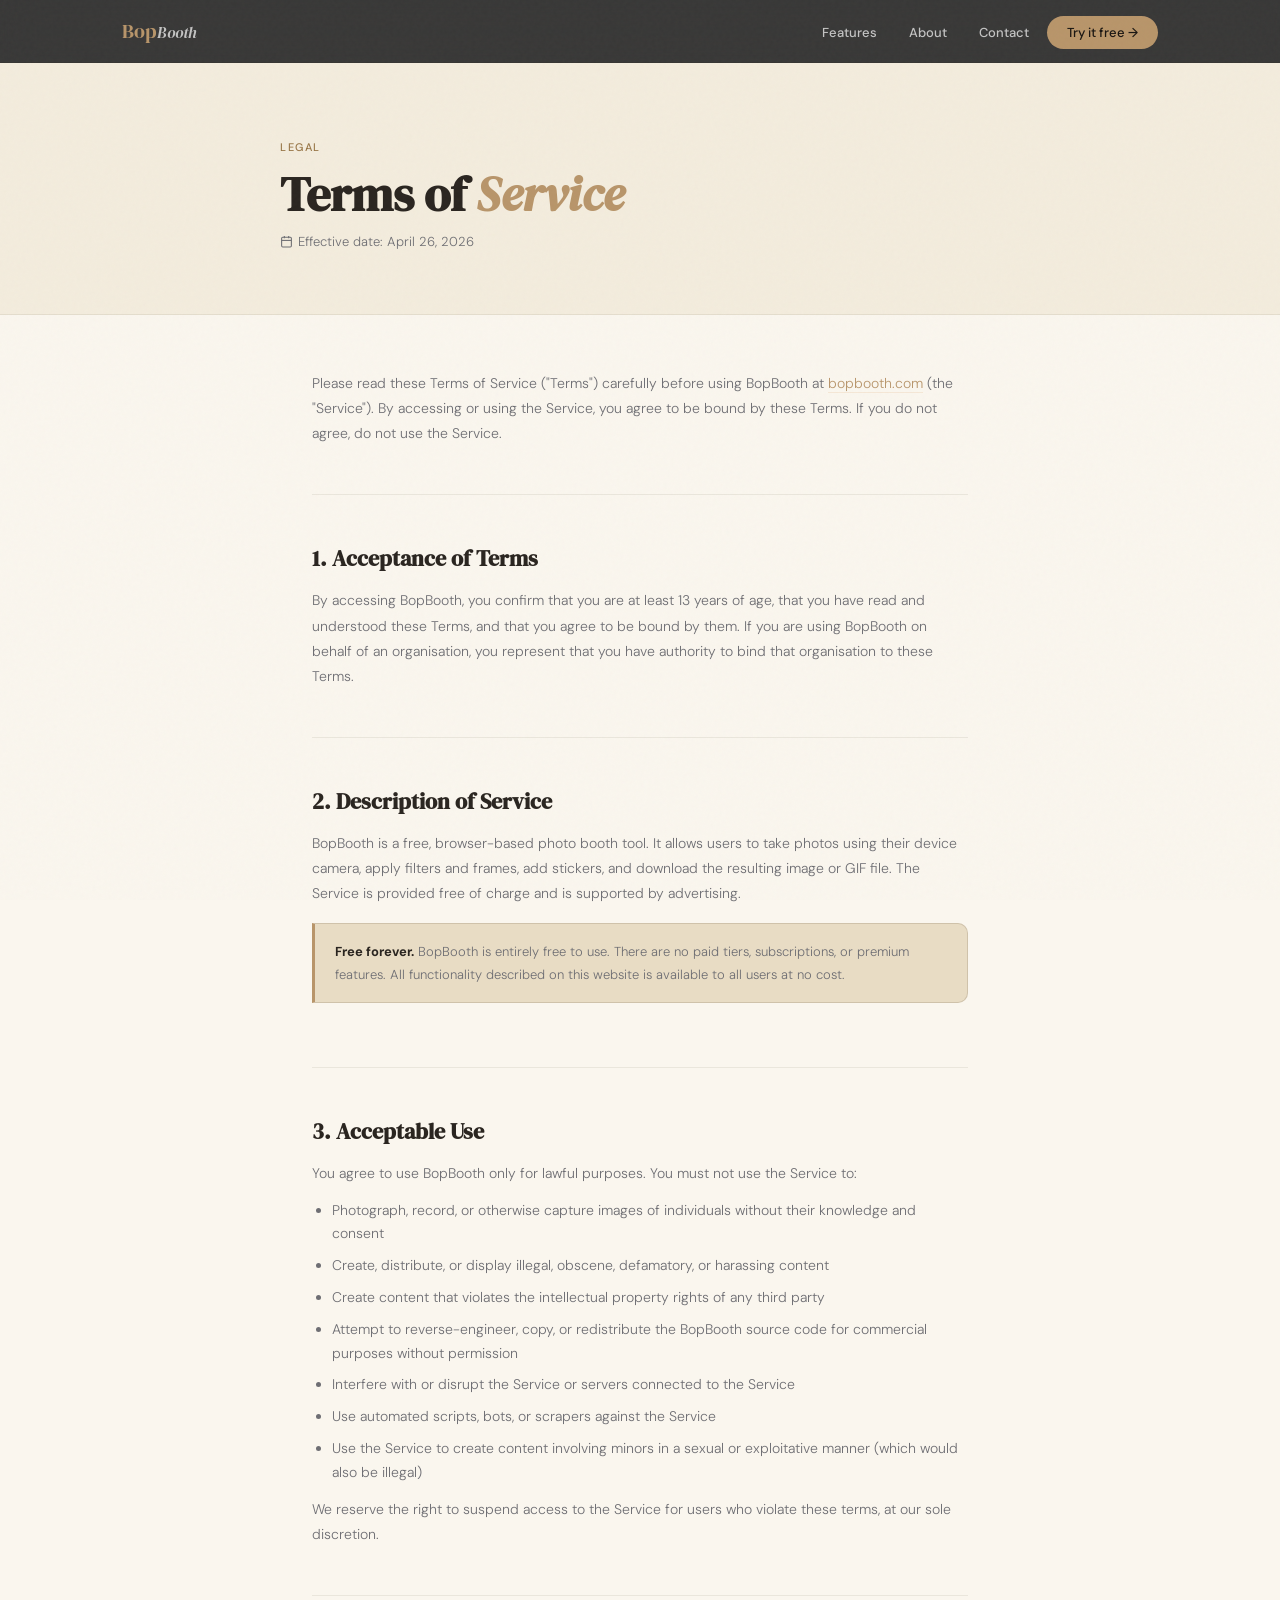
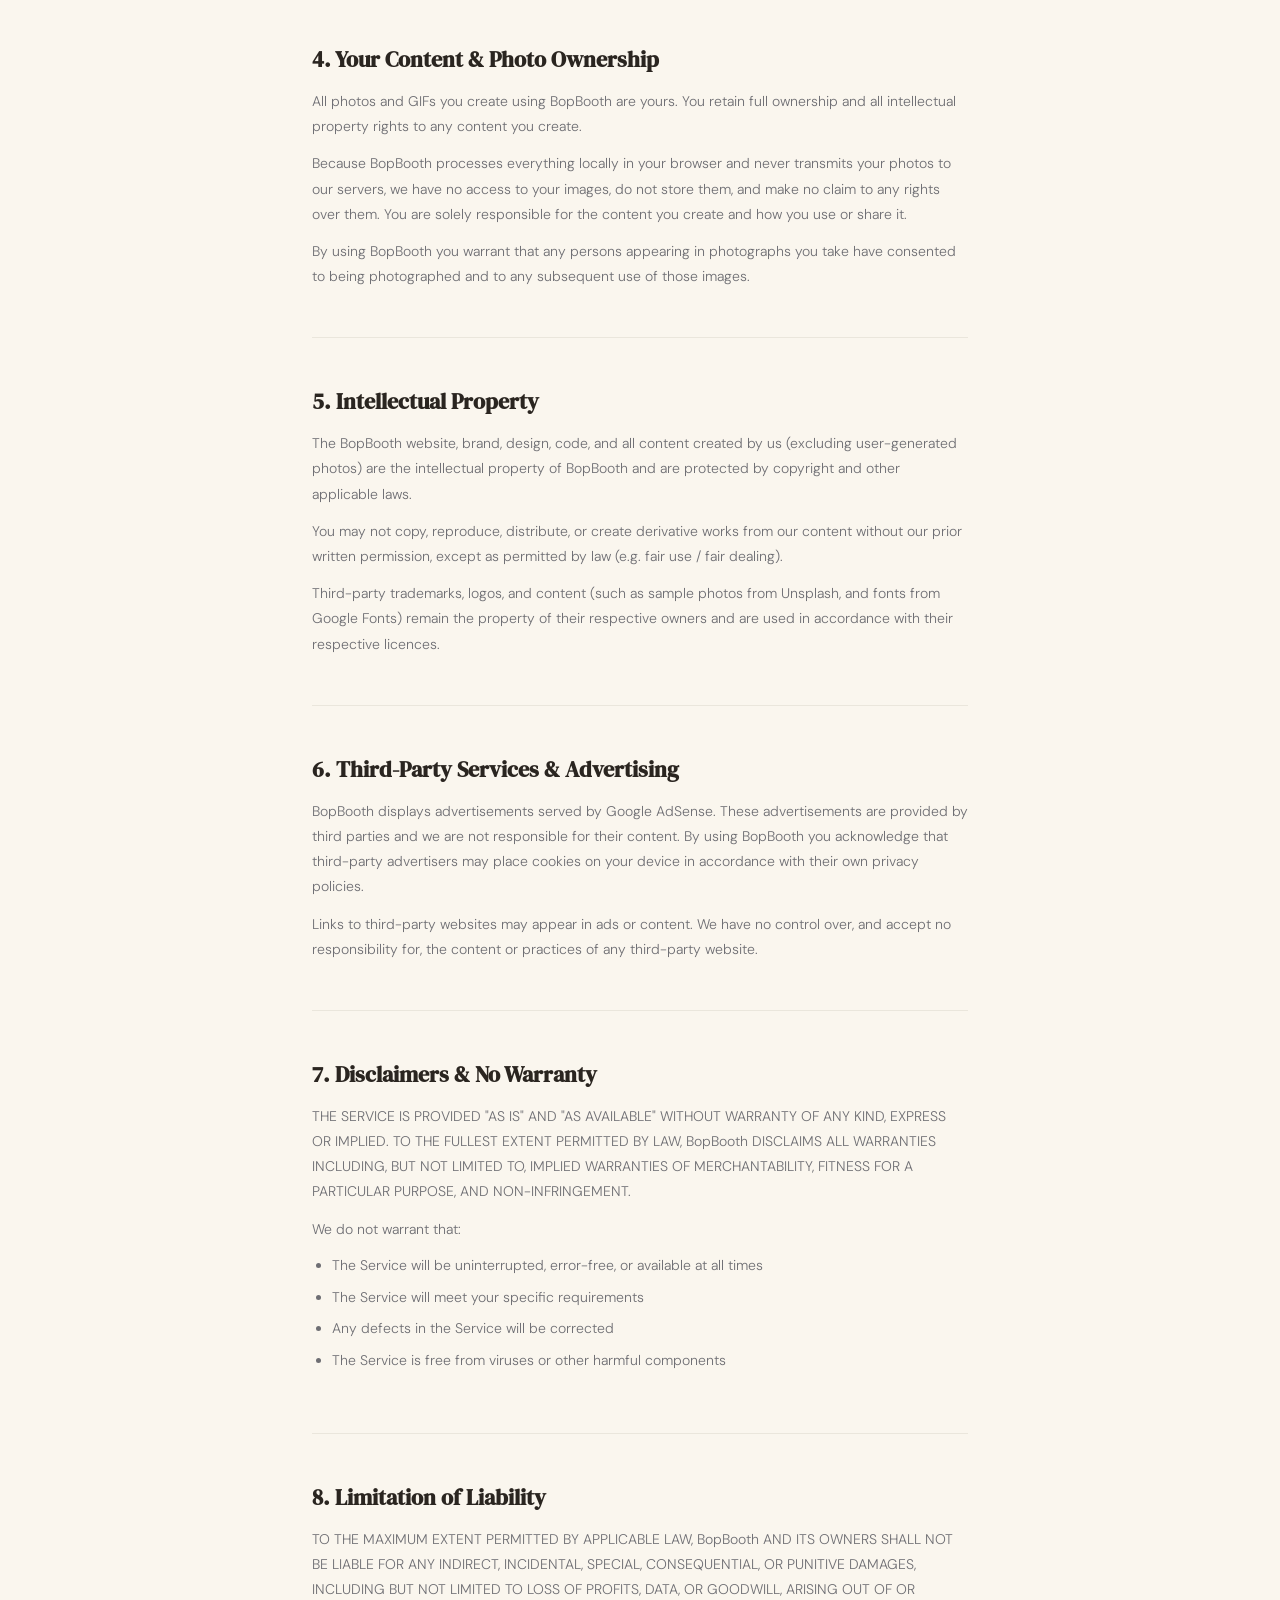
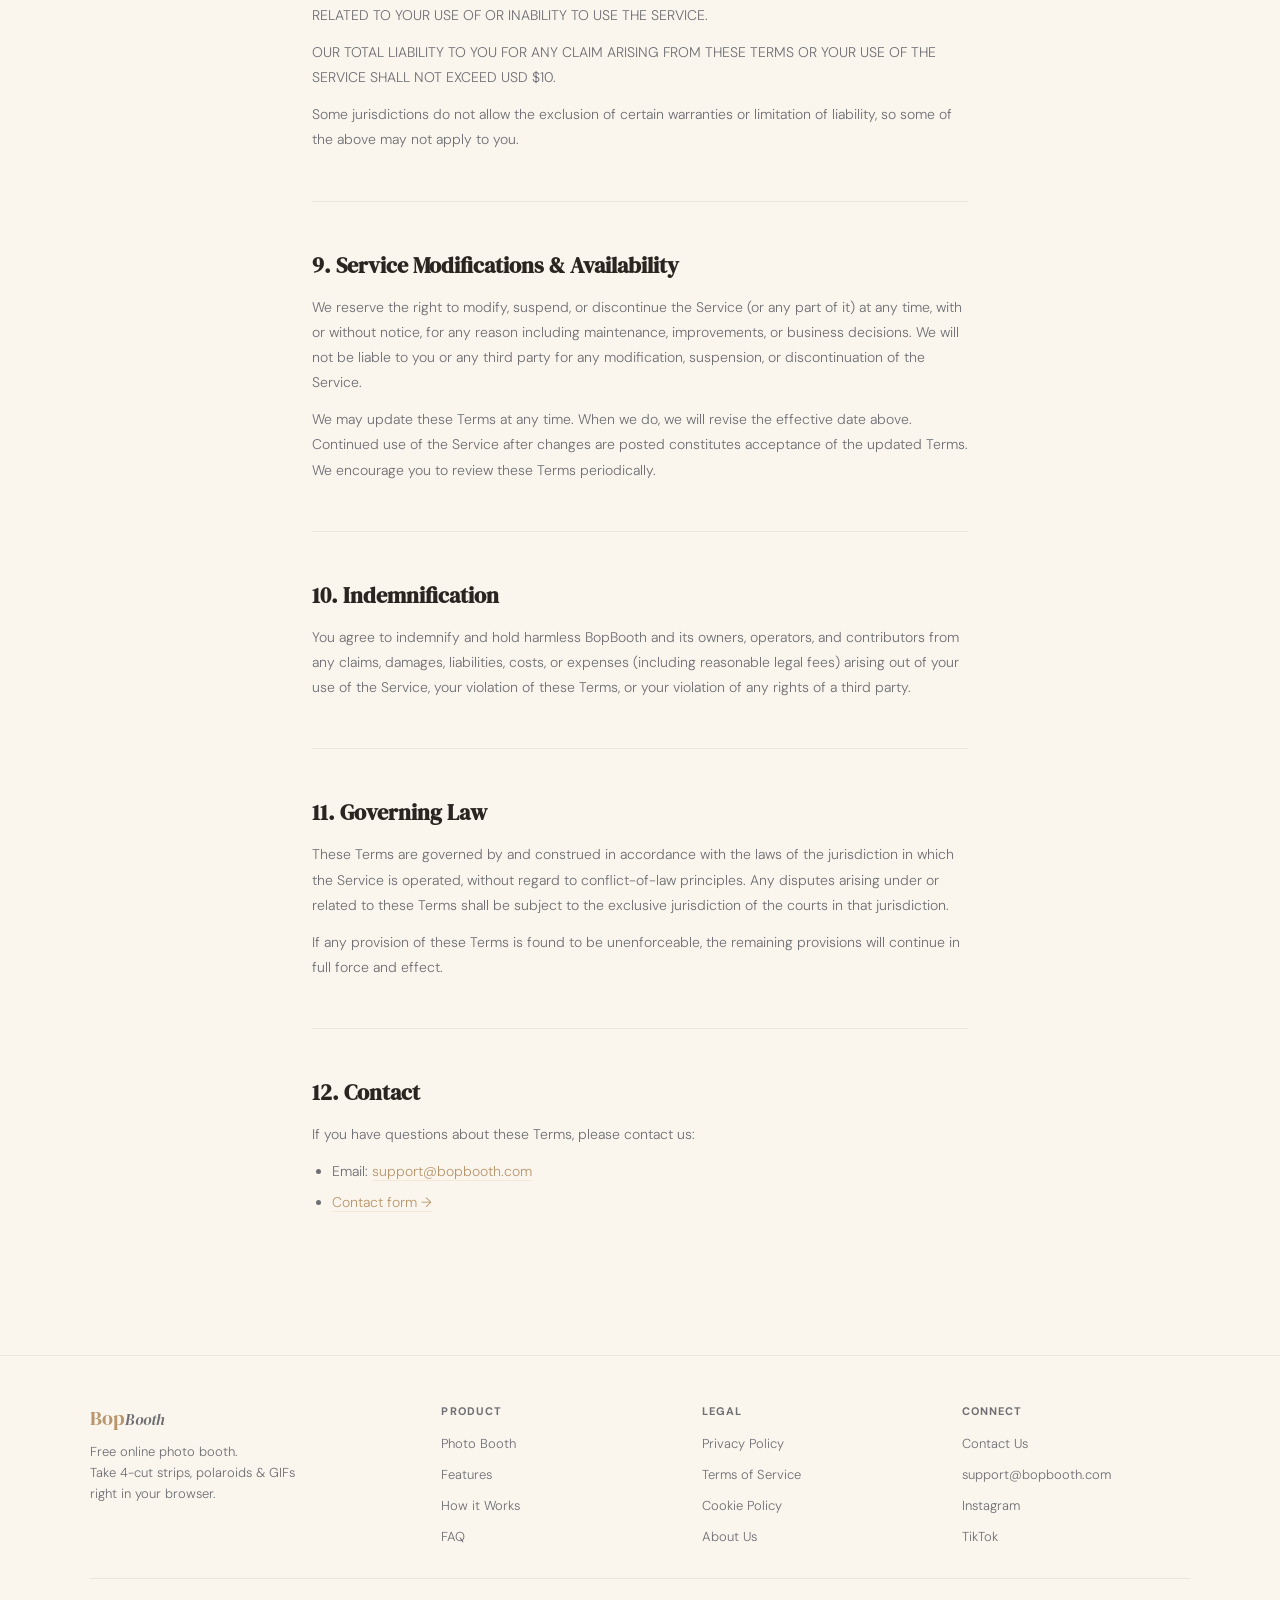
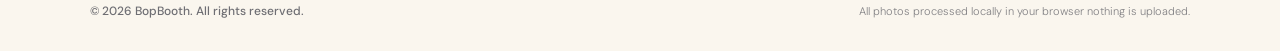
<file: terms.html>
<!DOCTYPE html>
<html lang="en">
<head>
  <meta charset="UTF-8">

  <link rel="icon" type="image/png" href="favicon-96x96.png" sizes="96x96" />
<link rel="icon" type="image/svg+xml" href="favicon.svg" />
<link rel="shortcut icon" href="favicon.ico" />
<link rel="apple-touch-icon" sizes="180x180" href="apple-touch-icon.png" />
<meta name="apple-mobile-web-app-title" content="BopBooth" />
<link rel="manifest" href="site.webmanifest" />
  <meta name="viewport" content="width=device-width, initial-scale=1.0">
  <meta name="theme-color" content="#0e0e0f">
  <title>Terms of Service | BopBooth</title>
  <meta name="description" content="BopBooth Terms of Service free service, user photo ownership, acceptable use, and liability limitations.">
  <meta name="robots" content="index, follow">
  <link rel="canonical" href="https://maypex2.github.io/snapbooth/terms.html">

  <meta property="og:type" content="website">
  <meta property="og:title" content="Terms of Service | BopBooth">
  <meta property="og:description" content="BopBooth Terms of Service — free service, user photo ownership, acceptable use, and liability limitations.">
  <meta property="og:url" content="https://maypex2.github.io/snapbooth/terms.html">
  <meta property="og:image" content="https://maypex2.github.io/snapbooth/assets/og-image.jpg">
  <meta property="og:site_name" content="BopBooth">
  <meta name="twitter:card" content="summary_large_image">
  <meta name="twitter:title" content="Terms of Service | BopBooth">
  <meta name="twitter:description" content="BopBooth Terms of Service.">
  <meta name="twitter:image" content="https://maypex2.github.io/snapbooth/assets/og-image.jpg">

  <link rel="preconnect" href="https://fonts.googleapis.com">
  <link href="https://fonts.googleapis.com/css2?family=DM+Serif+Display:ital@0;1&family=DM+Sans:wght@300;400;500&display=swap" rel="stylesheet">
  <link rel="stylesheet" href="css/landing.css">
</head>
<body>

<nav class="nav" role="navigation" aria-label="Main navigation">
  <div class="nav-inner">
    <a href="index.html" class="nav-logo">Bop<span>Booth</span></a>
    <ul class="nav-links" role="list">
      <li><a href="index.html#features">Features</a></li>
      <li><a href="about.html">About</a></li>
      <li><a href="contact.html">Contact</a></li>
      <li><a href="app.html" class="nav-cta">Try it free →</a></li>
    </ul>
    <button class="nav-hamburger" id="nav-hamburger" aria-label="Open menu" aria-expanded="false" aria-controls="mobile-menu">
      <svg width="22" height="22" fill="none" stroke="currentColor" stroke-width="2" viewBox="0 0 24 24"><line x1="3" y1="6" x2="21" y2="6"/><line x1="3" y1="12" x2="21" y2="12"/><line x1="3" y1="18" x2="21" y2="18"/></svg>
    </button>
  </div>
  <div id="mobile-menu" style="display:none;flex-direction:column;padding:16px 24px 20px;gap:4px;border-top:1px solid var(--border)">
    <a href="index.html#features" style="font-size:14px;color:var(--muted);text-decoration:none;padding:8px 0;border-bottom:1px solid var(--border)">Features</a>
    <a href="about.html"          style="font-size:14px;color:var(--muted);text-decoration:none;padding:8px 0;border-bottom:1px solid var(--border)">About</a>
    <a href="contact.html"        style="font-size:14px;color:var(--muted);text-decoration:none;padding:8px 0;border-bottom:1px solid var(--border)">Contact</a>
    <a href="app.html"            style="display:inline-block;margin-top:12px;background:var(--accent);color:#1a1612;font-size:14px;font-weight:500;padding:12px 24px;border-radius:24px;text-decoration:none;text-align:center">Try it free →</a>
  </div>
</nav>

<div class="page-hero">
  <div class="page-hero-inner">
    <span class="section-eyebrow">Legal</span>
    <h1>Terms of <em>Service</em></h1>
    <div class="page-hero-meta">
      <span>
        <svg width="13" height="13" fill="none" stroke="currentColor" stroke-width="2" viewBox="0 0 24 24"><rect x="3" y="4" width="18" height="18" rx="2"/><line x1="16" y1="2" x2="16" y2="6"/><line x1="8" y1="2" x2="8" y2="6"/><line x1="3" y1="10" x2="21" y2="10"/></svg>
        Effective date: April 26, 2026
      </span>
    </div>
  </div>
</div>

<main class="page-body">

  <div class="prose-section">
    <p>Please read these Terms of Service ("Terms") carefully before using BopBooth at <a href="https://bopbooth.com">bopbooth.com</a> (the "Service"). By accessing or using the Service, you agree to be bound by these Terms. If you do not agree, do not use the Service.</p>
  </div>

  <div class="prose-section">
    <h2>1. Acceptance of Terms</h2>
    <p>By accessing BopBooth, you confirm that you are at least 13 years of age, that you have read and understood these Terms, and that you agree to be bound by them. If you are using BopBooth on behalf of an organisation, you represent that you have authority to bind that organisation to these Terms.</p>
  </div>

  <div class="prose-section">
    <h2>2. Description of Service</h2>
    <p>BopBooth is a free, browser-based photo booth tool. It allows users to take photos using their device camera, apply filters and frames, add stickers, and download the resulting image or GIF file. The Service is provided free of charge and is supported by advertising.</p>
    <div class="prose-highlight">
      <p><strong style="color:var(--text)">Free forever.</strong> BopBooth is entirely free to use. There are no paid tiers, subscriptions, or premium features. All functionality described on this website is available to all users at no cost.</p>
    </div>
  </div>

  <div class="prose-section">
    <h2>3. Acceptable Use</h2>
    <p>You agree to use BopBooth only for lawful purposes. You must not use the Service to:</p>
    <ul>
      <li>Photograph, record, or otherwise capture images of individuals without their knowledge and consent</li>
      <li>Create, distribute, or display illegal, obscene, defamatory, or harassing content</li>
      <li>Create content that violates the intellectual property rights of any third party</li>
      <li>Attempt to reverse-engineer, copy, or redistribute the BopBooth source code for commercial purposes without permission</li>
      <li>Interfere with or disrupt the Service or servers connected to the Service</li>
      <li>Use automated scripts, bots, or scrapers against the Service</li>
      <li>Use the Service to create content involving minors in a sexual or exploitative manner (which would also be illegal)</li>
    </ul>
    <p>We reserve the right to suspend access to the Service for users who violate these terms, at our sole discretion.</p>
  </div>

  <div class="prose-section">
    <h2>4. Your Content &amp; Photo Ownership</h2>
    <p>All photos and GIFs you create using BopBooth are yours. You retain full ownership and all intellectual property rights to any content you create.</p>
    <p>Because BopBooth processes everything locally in your browser and never transmits your photos to our servers, we have no access to your images, do not store them, and make no claim to any rights over them. You are solely responsible for the content you create and how you use or share it.</p>
    <p>By using BopBooth you warrant that any persons appearing in photographs you take have consented to being photographed and to any subsequent use of those images.</p>
  </div>

  <div class="prose-section">
    <h2>5. Intellectual Property</h2>
    <p>The BopBooth website, brand, design, code, and all content created by us (excluding user-generated photos) are the intellectual property of BopBooth and are protected by copyright and other applicable laws.</p>
    <p>You may not copy, reproduce, distribute, or create derivative works from our content without our prior written permission, except as permitted by law (e.g. fair use / fair dealing).</p>
    <p>Third-party trademarks, logos, and content (such as sample photos from Unsplash, and fonts from Google Fonts) remain the property of their respective owners and are used in accordance with their respective licences.</p>
  </div>

  <div class="prose-section">
    <h2>6. Third-Party Services &amp; Advertising</h2>
    <p>BopBooth displays advertisements served by Google AdSense. These advertisements are provided by third parties and we are not responsible for their content. By using BopBooth you acknowledge that third-party advertisers may place cookies on your device in accordance with their own privacy policies.</p>
    <p>Links to third-party websites may appear in ads or content. We have no control over, and accept no responsibility for, the content or practices of any third-party website.</p>
  </div>

  <div class="prose-section">
    <h2>7. Disclaimers &amp; No Warranty</h2>
    <p>THE SERVICE IS PROVIDED "AS IS" AND "AS AVAILABLE" WITHOUT WARRANTY OF ANY KIND, EXPRESS OR IMPLIED. TO THE FULLEST EXTENT PERMITTED BY LAW, BopBooth DISCLAIMS ALL WARRANTIES INCLUDING, BUT NOT LIMITED TO, IMPLIED WARRANTIES OF MERCHANTABILITY, FITNESS FOR A PARTICULAR PURPOSE, AND NON-INFRINGEMENT.</p>
    <p>We do not warrant that:</p>
    <ul>
      <li>The Service will be uninterrupted, error-free, or available at all times</li>
      <li>The Service will meet your specific requirements</li>
      <li>Any defects in the Service will be corrected</li>
      <li>The Service is free from viruses or other harmful components</li>
    </ul>
  </div>

  <div class="prose-section">
    <h2>8. Limitation of Liability</h2>
    <p>TO THE MAXIMUM EXTENT PERMITTED BY APPLICABLE LAW, BopBooth AND ITS OWNERS SHALL NOT BE LIABLE FOR ANY INDIRECT, INCIDENTAL, SPECIAL, CONSEQUENTIAL, OR PUNITIVE DAMAGES, INCLUDING BUT NOT LIMITED TO LOSS OF PROFITS, DATA, OR GOODWILL, ARISING OUT OF OR RELATED TO YOUR USE OF OR INABILITY TO USE THE SERVICE.</p>
    <p>OUR TOTAL LIABILITY TO YOU FOR ANY CLAIM ARISING FROM THESE TERMS OR YOUR USE OF THE SERVICE SHALL NOT EXCEED USD $10.</p>
    <p>Some jurisdictions do not allow the exclusion of certain warranties or limitation of liability, so some of the above may not apply to you.</p>
  </div>

  <div class="prose-section">
    <h2>9. Service Modifications &amp; Availability</h2>
    <p>We reserve the right to modify, suspend, or discontinue the Service (or any part of it) at any time, with or without notice, for any reason including maintenance, improvements, or business decisions. We will not be liable to you or any third party for any modification, suspension, or discontinuation of the Service.</p>
    <p>We may update these Terms at any time. When we do, we will revise the effective date above. Continued use of the Service after changes are posted constitutes acceptance of the updated Terms. We encourage you to review these Terms periodically.</p>
  </div>

  <div class="prose-section">
    <h2>10. Indemnification</h2>
    <p>You agree to indemnify and hold harmless BopBooth and its owners, operators, and contributors from any claims, damages, liabilities, costs, or expenses (including reasonable legal fees) arising out of your use of the Service, your violation of these Terms, or your violation of any rights of a third party.</p>
  </div>

  <div class="prose-section">
    <h2>11. Governing Law</h2>
    <p>These Terms are governed by and construed in accordance with the laws of the jurisdiction in which the Service is operated, without regard to conflict-of-law principles. Any disputes arising under or related to these Terms shall be subject to the exclusive jurisdiction of the courts in that jurisdiction.</p>
    <p>If any provision of these Terms is found to be unenforceable, the remaining provisions will continue in full force and effect.</p>
  </div>

  <div class="prose-section">
    <h2>12. Contact</h2>
    <p>If you have questions about these Terms, please contact us:</p>
    <ul>
      <li>Email: <a href="mailto:support@bopbooth.com">support@bopbooth.com</a></li>
      <li><a href="contact.html">Contact form →</a></li>
    </ul>
  </div>

</main>

<footer class="footer" role="contentinfo">
  <div class="footer-inner">
    <div class="footer-brand">
      <a href="index.html" class="footer-logo">Bop<span>Booth</span></a>
      <p class="footer-tagline">Free online photo booth.<br>Take 4-cut strips, polaroids &amp; GIFs<br>right in your browser.</p>
    </div>
    <div class="footer-col">
      <h4>Product</h4>
      <ul>
        <li><a href="app.html">Photo Booth</a></li>
        <li><a href="index.html#features">Features</a></li>
        <li><a href="index.html#how">How it Works</a></li>
        <li><a href="index.html#faq">FAQ</a></li>
      </ul>
    </div>
    <div class="footer-col">
      <h4>Legal</h4>
      <ul>
        <li><a href="privacy.html">Privacy Policy</a></li>
        <li><a href="terms.html">Terms of Service</a></li>
        <li><a href="privacy.html#cookies">Cookie Policy</a></li>
        <li><a href="about.html">About Us</a></li>
      </ul>
    </div>
    <div class="footer-col">
      <h4>Connect</h4>
      <ul>
        <li><a href="contact.html">Contact Us</a></li>
        <li><a href="mailto:support@bopbooth.com">support@bopbooth.com</a></li>
        <li><a href="#">Instagram</a></li>
        <li><a href="#">TikTok</a></li>
      </ul>
    </div>
  </div>
  <div class="footer-bottom">
    <p class="footer-copy">&copy; 2026 BopBooth. All rights reserved.</p>
    <p class="footer-note">All photos processed locally in your browser nothing is uploaded.</p>
  </div>
</footer>

<script src="js/landing.js"></script>
</body>
</html>
</file>
<file: css/landing.css>
/* ── Shared tokens (mirrors style.css) ── */
:root {
  --bg: #FAF6EE;
  --surface: #F3ECDD;
  --surface2: #E8DCC4;
  --border: rgba(60, 40, 20, 0.08);
  --border2: rgba(60, 40, 20, 0.14);
  --text: #2A2520;
  --muted: #6E6E73;
  --accent: #B8956A;
  --accent2: #997748;
  --pink: #f2b8c6;
  --teal: #7ecec4;
  --radius: 16px;
  --radius-sm: 10px;
  --max-w: 1100px;
}

*,
*::before,
*::after {
  box-sizing: border-box;
  margin: 0;
  padding: 0;
}

html {
  scroll-behavior: smooth;
  overflow-x: hidden;
}

body {
  background: var(--bg);
  color: var(--text);
  font-family: 'DM Sans', sans-serif;
  font-weight: 300;
  min-height: 100vh;
  overflow-x: hidden;
  position: relative;
}

/* Noise texture */
body::before {
  content: '';
  position: fixed;
  inset: 0;
  background-image: url("data:image/svg+xml,%3Csvg viewBox='0 0 256 256' xmlns='http://www.w3.org/2000/svg'%3E%3Cfilter id='n'%3E%3CfeTurbulence type='fractalNoise' baseFrequency='0.9' numOctaves='4' stitchTiles='stitch'/%3E%3C/filter%3E%3Crect width='100%25' height='100%25' filter='url(%23n)' opacity='1'/%3E%3C/svg%3E");
  opacity: 0.025;
  pointer-events: none;
  z-index: 9999;
}

/* ── Utility ── */
.container {
  max-width: var(--max-w);
  margin: 0 auto;
  padding: 0 32px;
}

.section-eyebrow {
  display: inline-block;
  font-size: 11px;
  letter-spacing: .14em;
  text-transform: uppercase;
  font-weight: 500;
  color: var(--accent2);
  margin-bottom: 14px;
}

.section-title {
  font-family: 'DM Serif Display', serif;
  font-size: clamp(2rem, 5vw, 3.2rem);
  line-height: 1.12;
  color: var(--text);
}

.section-title em {
  font-style: italic;
  color: var(--accent);
}

.section-sub {
  font-size: 16px;
  line-height: 1.7;
  color: var(--muted);
  max-width: 520px;
  margin-top: 14px;
}

/* ── Scroll animations ──
   Premium reveal: blur + fade + subtle lift. Animates opacity, transform,
   and filter together with a single smooth easing. Each target only plays
   once (IntersectionObserver unobserves on first hit), and rootMargin: 50px
   means the blur resolves just as the element enters the viewport — so the
   user never sees a frozen blurred frame. */
[data-animate] {
  opacity: 0;
  transform: translate3d(0, 14px, 0);
  filter: blur(8px);
  transition:
    opacity .7s cubic-bezier(0.16, 1, 0.3, 1),
    transform .7s cubic-bezier(0.16, 1, 0.3, 1),
    filter .7s cubic-bezier(0.16, 1, 0.3, 1);
  will-change: opacity, transform, filter;
}

[data-animate].visible {
  opacity: 1;
  transform: translate3d(0, 0, 0);
  filter: blur(0);
}

/* Drop will-change once the animation has played to free GPU layers. */
[data-animate].visible {
  will-change: auto;
}

@media (prefers-reduced-motion: reduce) {
  [data-animate] {
    opacity: 1 !important;
    transform: none !important;
    filter: none !important;
    transition: none !important;
  }
}

[data-animate][data-delay="1"] {
  transition-delay: .1s;
}

[data-animate][data-delay="2"] {
  transition-delay: .2s;
}

[data-animate][data-delay="3"] {
  transition-delay: .3s;
}

[data-animate][data-delay="4"] {
  transition-delay: .4s;
}

[data-animate][data-delay="5"] {
  transition-delay: .5s;
}

[data-animate][data-delay="6"] {
  transition-delay: .6s;
}

[data-animate][data-delay="7"] {
  transition-delay: .7s;
}

[data-animate][data-delay="8"] {
  transition-delay: .8s;
}

[data-animate][data-delay="9"] {
  transition-delay: .9s;
}

[data-animate][data-delay="10"] {
  transition-delay: 1.0s;
}

/* ── Ad Slots ── */
.ad-slot {
  background: var(--surface2);
  border: 1px dashed var(--border2);
  border-radius: var(--radius-sm);
  display: flex;
  flex-direction: column;
  align-items: center;
  justify-content: center;
  min-height: 90px;
}

.ad-slot--top {
  border-radius: 0;
  border-left: none;
  border-right: none;
  border-top: none;
}

.ad-slot--mid {
  min-height: 100px;
  margin: 0 auto;
  max-width: var(--max-w);
  width: 100%;
  border-radius: var(--radius);
}

.ad-label {
  font-size: 10px;
  letter-spacing: .12em;
  text-transform: uppercase;
  color: var(--muted);
  opacity: .45;
}

/* ── Nav ── */
.nav {
  position: sticky;
  top: 0;
  z-index: 200;
  backdrop-filter: blur(16px);
  -webkit-backdrop-filter: blur(16px);
  background: rgba(14, 14, 15, .82);
  border-bottom: 1px solid var(--border);
}

.nav-inner {
  max-width: var(--max-w);
  margin: 0 auto;
  padding: 0 32px;
  height: 62px;
  display: flex;
  align-items: center;
  justify-content: space-between;
  gap: 24px;
}

.nav-logo {
  font-family: 'DM Serif Display', serif;
  font-size: 20px;
  color: var(--accent);
  text-decoration: none;
  flex-shrink: 0;
}

.nav-logo span {
  color: rgba(255, 255, 255, .7);
  font-style: italic;
  font-size: 16px;
}

.nav-links {
  display: flex;
  align-items: center;
  gap: 4px;
  list-style: none;
}

.nav-links a {
  font-size: 13px;
  font-weight: 500;
  color: rgba(255, 255, 255, .7);
  text-decoration: none;
  padding: 6px 14px;
  border-radius: 20px;
  transition: color .2s, background .2s;
}

.nav-links a:hover {
  color: #fff;
  background: rgba(255, 255, 255, .08);
}

.nav-cta {
  background: var(--accent);
  color: #1a1612 !important;
  font-weight: 500 !important;
  padding: 8px 20px !important;
  border-radius: 20px !important;
  transition: background .2s !important;
}

.nav-cta:hover {
  background: var(--accent2) !important;
  color: #1a1612 !important;
}

.nav-hamburger {
  display: none;
  background: none;
  border: none;
  cursor: pointer;
  padding: 4px;
  color: var(--muted);
}

/* ── Hero ── */
.hero {
  min-height: calc(100vh - 62px);
  display: grid;
  grid-template-columns: 1fr 1fr;
  align-items: center;
  gap: 60px;
  padding: 80px 32px 80px;
  max-width: var(--max-w);
  margin: 0 auto;
  position: relative;
  overflow: hidden;
}

/* ── Background marquee (infinite scrolling photo strips) ──
   Sits behind hero-content + hero-visual. Low opacity so foreground text
   stays readable — the marquee is just texture, not the main subject. */
.hero-marquee {
  position: absolute;
  inset: 0;
  pointer-events: none;
  z-index: 0;
  opacity: 0.32;
  display: flex;
  align-items: center;
  overflow: hidden;
  -webkit-mask-image: linear-gradient(to right, transparent 0, #000 8%, #000 92%, transparent 100%);
          mask-image: linear-gradient(to right, transparent 0, #000 8%, #000 92%, transparent 100%);
}
.hero-marquee-track {
  display: flex;
  gap: 28px;
  align-items: center;             /* let each card keep its natural height */
  animation: hero-marquee-scroll 60s linear infinite;
  will-change: transform;
  padding: 0 20px;
}
@keyframes hero-marquee-scroll {
  from { transform: translateX(0); }
  to   { transform: translateX(-50%); }
}
.hero-marquee:hover .hero-marquee-track { animation-play-state: paused; }

.mq-strip {
  flex: 0 0 auto;
  display: flex;
  flex-direction: column;
  gap: 4px;
  padding: 7px 7px 14px;
  background: #fafaf6;
  border-radius: 6px;
  box-shadow: 0 8px 18px rgba(0,0,0,.28);
  width: 90px;
}
.mq-strip:nth-child(odd)  { transform: rotate(-4deg); }
.mq-strip:nth-child(even) { transform: rotate(5deg); }
.mq-strip:nth-child(3n)   { transform: rotate(-2deg) translateY(-12px); }
.mq-strip:nth-child(5n)   { transform: rotate(7deg) translateY(8px); }
.mq-strip img {
  width: 100%;
  aspect-ratio: 4/3;
  object-fit: cover;
  object-position: center 28%;   /* anchor crop to the face area, not the middle */
  border-radius: 2px;
  /* Shimmer skeleton while the photo loads — way less awful than a blank
     box on slow networks. Replaced once the <img> fires `load`. */
  background:
    linear-gradient(90deg, rgba(255,255,255,0.5) 0%, rgba(255,255,255,0) 50%, rgba(255,255,255,0.5) 100%) #e6dfd0;
  background-size: 200% 100%;
  animation: mq-shimmer 1.6s ease-in-out infinite;
}
.mq-strip img.sb-loaded,
.mq-strip img[src][complete] {
  animation: none;
  background: none;
}
@keyframes mq-shimmer {
  0%   { background-position: 200% 0; }
  100% { background-position: -200% 0; }
}
.mq-strip--polaroid {
  background: #fff;
  width: 110px;
  padding: 10px 10px 28px;
  position: relative;
}
.mq-strip--polaroid img { aspect-ratio: 1/1; object-position: center 22%; }
.mq-caption {
  position: absolute;
  left: 0; right: 0;
  bottom: 4px;
  text-align: center;
  font-family: 'Caveat', cursive;
  font-size: 14px;
  color: rgba(0,0,0,0.7);
}
.mq-strip--photocard {
  background: #fff;
  width: 80px;
  padding: 6px 6px 16px;
}
.mq-strip--photocard img { aspect-ratio: 3/4; object-position: center 18%; }
.mq-strip--y2k {
  background: #1a1a22;
  border: 2px solid;
  border-image: linear-gradient(135deg, #dde2ee 0%, #9aa0b4 50%, #f0f3fa 100%) 1;
  width: 85px;
}

/* ── Floating sparkles canvas — pure decoration ── */
.hero-sparkles {
  position: absolute;
  inset: 0;
  pointer-events: none;
  z-index: 1;
}
.hero-sparkle {
  position: absolute;
  font-size: 18px;
  opacity: 0;
  filter: drop-shadow(0 0 8px rgba(255, 220, 180, 0.6));
}

/* Lift hero content + visual above the marquee/sparkles.
   Soft cream gradient backdrop on hero-content keeps the headline + sub
   readable even when polaroid cards from the marquee drift behind them. */
.hero-content {
  position: relative;
  z-index: 3;
  isolation: isolate;
}
.hero-content::before {
  content: '';
  position: absolute;
  inset: -20px -40px -20px -20px;
  z-index: -1;
  background: radial-gradient(ellipse 70% 80% at 30% 50%, rgba(250, 246, 238, 0.92) 0%, rgba(250, 246, 238, 0.7) 55%, rgba(250, 246, 238, 0) 100%);
  pointer-events: none;
}
.hero-visual  { position: relative; z-index: 2; }

/* Magnetic CTA hover state (GSAP drives the actual translate) */
.cta-primary { will-change: transform; }

/* On phones the hero compresses to a single column — drop the marquee
   opacity further so it doesn't fight with the headline + hero-visual. */
@media (max-width: 900px) {
  .hero-marquee { opacity: 0.18; }
  .mq-strip { width: 70px; padding: 5px 5px 10px; }
  .mq-strip--polaroid { width: 86px; padding: 7px 7px 22px; }
  .mq-strip--photocard { width: 62px; }
  .mq-strip--y2k { width: 66px; }
  .mq-caption { font-size: 11px; }
}

/* Touch devices don't have a hovering cursor — the parallax + magnetic
   listeners are no-ops there, but make sure transform from any leftover
   GSAP state doesn't stick. */
@media (hover: none) {
  .hero .cta-primary { transform: none !important; }
}

.hero-badge {
  display: inline-flex;
  align-items: center;
  gap: 8px;
  background: var(--surface2);
  border: 1px solid var(--border2);
  border-radius: 20px;
  padding: 5px 14px;
  font-size: 12px;
  color: var(--muted);
  margin-bottom: 20px;
}

.hero-badge-dot {
  width: 6px;
  height: 6px;
  border-radius: 50%;
  background: #6fcf97;
  flex-shrink: 0;
  animation: blink 2s ease infinite;
}

.hero h1 {
  font-family: 'DM Serif Display', serif;
  font-size: clamp(2.8rem, 6vw, 4.2rem);
  line-height: 1.08;
  letter-spacing: -.02em;
  color: var(--text);
  margin-bottom: 20px;
}

.hero h1 em {
  font-style: italic;
  color: var(--accent);
}

.hero-sub {
  font-size: 17px;
  line-height: 1.7;
  color: var(--muted);
  max-width: 460px;
  margin-bottom: 34px;
}

.hero-ctas {
  display: flex;
  align-items: center;
  gap: 14px;
  flex-wrap: wrap;
}

/* ── sc-row / sc-card ── */
.sc-row {
  display: flex;
  gap: 28px;
  overflow-x: auto;
  padding: 24px 48px;
  scroll-snap-type: x proximity;
  scrollbar-width: none;
  -webkit-overflow-scrolling: touch;
  overscroll-behavior-x: contain;
  will-change: scroll-position;
}

.sc-row::-webkit-scrollbar {
  display: none;
}

.sc-card {
  flex-shrink: 0;
  width: 180px;
  cursor: pointer;
  display: flex;
  flex-direction: column;
  align-items: center;
  gap: 12px;
  text-decoration: none;
  color: inherit;
  scroll-snap-align: start;
  transition: transform 0.4s cubic-bezier(0.16, 1, 0.3, 1);
}

.sc-card img {
  display: block;
  width: 100%;
  height: auto;
}

.sc-card:hover {
  transform: translateY(-4px);
}

.sc-card:hover .sc-frame {
  box-shadow: 0 4px 8px rgba(60, 40, 20, .06), 0 24px 48px -12px rgba(60, 40, 20, .25);
}

.sc-frame {
  position: relative;
  width: 100%;
  background: #ffffff;
  border-radius: 6px;
  box-shadow: 0 1px 2px rgba(60, 40, 20, .08), 0 16px 32px -10px rgba(60, 40, 20, .22);
  padding: 12px 12px 26px;
  transition: box-shadow .2s ease;
}

/* Per-mode bottom padding to mirror canvas footer proportions:
   strip modes have a 220px polaroid-style footer, polaroid/photocard have ~90px,
   grid layouts have minimal footer. */
.sc-frame:has(.sc-4cut),
.sc-frame:has(.sc-3cut),
.sc-frame:has(.sc-2cut) { padding-bottom: 38px; }

.sc-frame:has(.sc-9cut),
.sc-frame:has(.sc-diptych) { padding-bottom: 16px; }

.sc-frame:has(.sc-polaroid),
.sc-frame:has(.sc-double-polaroid),
.sc-frame:has(.sc-photocard) { padding-bottom: 22px; }

.sc-frame:has(.sc-6cut),
.sc-frame:has(.sc-3horiz),
.sc-frame:has(.sc-squaregrid),
.sc-frame:has(.sc-4plus1),
.sc-frame:has(.sc-grid4),
.sc-frame:has(.sc-single),
.sc-frame:has(.sc-1large3small) { padding-bottom: 16px; }


.sc-grid {
  display: grid;
  gap: 4px;
}

.sc-grid img {
  width: 100%;
  height: 100%;
  object-fit: cover;
  display: block;
  border-radius: 2px;
}

/* Aspect ratios match the actual photo-zone aspect of buildStrip output
   (W=1280, H=960; strip modes use cinematic crop pH=H*0.78=749). */
.sc-4cut          { grid-template-rows: repeat(4, 1fr); aspect-ratio: 0.42; }
.sc-3cut          { grid-template-rows: repeat(3, 1fr); aspect-ratio: 0.56; }
.sc-2cut          { grid-template-rows: repeat(2, 1fr); aspect-ratio: 0.84; }
.sc-6cut          { grid-template: repeat(3, 1fr) / repeat(2, 1fr); aspect-ratio: 0.89; }
.sc-3horiz        { grid-template-columns: repeat(3, 1fr); aspect-ratio: 2.27; }
.sc-squaregrid    { grid-template: 1fr 1fr / 1fr 1fr; aspect-ratio: 1.33; }
.sc-1large3small  { grid-template: 3fr 1fr / 1fr 1fr 1fr; aspect-ratio: 1.0; }
.sc-grid4         { grid-template: 1fr 1fr / 1fr 1fr; aspect-ratio: 1.33; }
.sc-4plus1        { grid-template: 1fr 1fr 1.4fr / 1fr 1fr; aspect-ratio: 0.85; gap: 4px; }
.sc-4plus1 img:nth-child(5) { grid-column: 1 / -1; }

/* Real preview cards — single rendered image instead of a stitched grid.
   The rendered file already contains the strip background and footer text,
   so we just need a borderless container that hugs the image. */
.sc-frame--real { padding: 0; overflow: hidden; background: #FAF6EE; }
.sc-preview { width: 100%; display: block; background: #ECE3D0; }
.sc-double-polaroid { grid-template-rows: 1fr 1fr; aspect-ratio: 0.65; }
.sc-single        { grid-template-columns: 1fr; aspect-ratio: 1.33; }
.sc-polaroid      { grid-template-columns: 1fr; aspect-ratio: 1.33; }
.sc-photocard     { grid-template-columns: 1fr; aspect-ratio: 1.33; }
.sc-gif           { grid-template-columns: 1fr; aspect-ratio: 1.33; position: relative; }
.sc-9cut          { grid-template: repeat(3, 1fr) / repeat(3, 1fr); aspect-ratio: 1; }
.sc-diptych       { grid-template-columns: 1fr 1fr; aspect-ratio: 1.78; }

/* Puri 4-Cut: slim Korean Photoism strip — flex column with explicit
   per-photo pixel sizes so the white frame hugs the strip and photos
   don't overflow. Mirrors the app.html treatment. */
.sc-frame:has(.sc-vertical4) {
  width: 110px;
  padding: 10px 10px 18px;
}
.sc-grid.sc-vertical4 {
  display: flex !important;
  flex-direction: column !important;
  width: 90px !important;
  height: auto !important;
  aspect-ratio: auto !important;
  gap: 4px !important;
  grid-template-rows: none !important;
  max-width: none;
  max-height: none;
}
.sc-grid.sc-vertical4 img {
  width: 90px !important;
  height: 68px !important;
  flex: 0 0 68px !important;
  display: block;
  object-fit: cover;
  border-radius: 2px;
}

.sc-1large3small img:first-child { grid-column: 1 / -1; }

.sc-tilt3 {
  background: #5C0000;
  border-radius: 4px;
  padding: 8px;
  display: flex;
  flex-direction: column;
  gap: 6px;
  aspect-ratio: 0.42;
}

.sc-tilt3 img {
  flex: 1;
  width: 100%;
  object-fit: cover;
  border: 2px solid #000;
  display: block;
  box-shadow: 0 2px 4px rgba(0, 0, 0, .25);
}

.sc-tilt3 img:nth-child(1) {
  transform: rotate(-2deg);
}

.sc-tilt3 img:nth-child(2) {
  transform: rotate(2deg);
}

.sc-tilt3 img:nth-child(3) {
  transform: rotate(-2deg);
}

.sc-frame.is-tilt3 {
  background: transparent;
  padding: 0;
}

.sc-badge {
  position: absolute;
  top: -6px;
  right: 6px;
  padding: 5px 11px;
  border-radius: 9999px;
  font-size: 10px;
  font-weight: 700;
  letter-spacing: .08em;
  color: #FAF6EE;
  background: #2A2520;
  border: 1px solid #E8DCC4;
  box-shadow: 0 4px 10px -2px rgba(42, 37, 32, .25);
  z-index: 2;
}

.sc-badge.try {
  background: #C9A07A;
  color: #2A2520;
  border: 1px solid #8B6F47;
  box-shadow: 0 4px 10px -2px rgba(201, 160, 122, .3);
}

.sc-gif-tag {
  position: absolute;
  top: 50%;
  left: 50%;
  transform: translate(-50%, -50%);
  background: rgba(0, 0, 0, .7);
  color: #fff;
  padding: 5px 12px;
  border-radius: 9999px;
  font-size: 11px;
  font-weight: 700;
  letter-spacing: .15em;
}

.sc-label {
  font-size: 14px;
  font-weight: 600;
  color: var(--accent2);
  text-align: center;
}

.sc-meta {
  font-size: 12px;
  color: #9A8E7E;
  text-align: center;
  line-height: 1.4;
}

/* Carousel arrows */
.sc-wrap {
  position: relative;
}

.sc-arrow {
  position: absolute;
  top: 50%;
  transform: translateY(-50%);
  width: 48px;
  height: 48px;
  border-radius: 9999px;
  background: #ffffff;
  border: 1px solid rgba(60, 40, 20, .12);
  display: flex;
  align-items: center;
  justify-content: center;
  cursor: pointer;
  box-shadow: 0 4px 12px rgba(60, 40, 20, .12);
  z-index: 3;
  transition: background .15s ease;
}

.sc-arrow:hover {
  background: #F3ECDD;
}

.sc-arrow.prev {
  left: 0;
}

.sc-arrow.next {
  right: 0;
}

.sc-arrow svg {
  color: #2A2520;
}

@media (max-width: 600px) {
  .sc-row {
    padding: 20px 24px;
    gap: 20px;
  }

  .sc-card {
    width: 150px;
  }

  .sc-arrow {
    display: none;
  }
}

.cta-primary {
  display: inline-flex;
  align-items: center;
  gap: 8px;
  background: var(--accent);
  color: #1a1612;
  font-family: 'DM Sans', sans-serif;
  font-size: 15px;
  font-weight: 500;
  padding: 14px 28px;
  border-radius: 30px;
  text-decoration: none;
  transition: background 0.3s cubic-bezier(0.16, 1, 0.3, 1), transform 0.3s cubic-bezier(0.16, 1, 0.3, 1), box-shadow 0.3s cubic-bezier(0.16, 1, 0.3, 1);
  white-space: nowrap;
}

.cta-primary:hover {
  background: var(--accent2);
  transform: scale(1.02);
  box-shadow: 0 4px 16px rgba(184, 149, 106, 0.3);
}

.cta-primary:active {
  transform: scale(.98);
}

.cta-primary svg {
  flex-shrink: 0;
}

/* Equal-weight secondary primary (Upload Photos) — same size, inverted color */
.cta-primary--alt {
  background: var(--text);
  color: var(--bg);
}
.cta-primary--alt:hover {
  background: #1a1612;
  box-shadow: 0 4px 16px rgba(42, 37, 32, 0.3);
}

.cta-secondary {
  display: inline-flex;
  align-items: center;
  gap: 6px;
  color: var(--muted);
  font-size: 14px;
  text-decoration: none;
  padding: 14px 4px;
  border-bottom: 1px solid transparent;
  transition: color .2s, border-color .2s;
  border: 2px solid var(--border2);
  border-radius: 15px;
}

.cta-secondary:hover {
  color: var(--text);
  border-color: var(--accent);
  transform: translateY(-2px);
}

/* Quiet text-only variant for "See how it works" — no border box,
   so the two big primary CTAs read as the focal pair. */
.cta-secondary--small {
  border: none;
  padding: 14px 6px;
  font-size: 13px;
}
.cta-secondary--small:hover {
  border: none;
  color: var(--text);
}

/* ── Hero eyebrow ── */
.hero-eyebrow {
  display: inline-flex;
  align-items: center;
  gap: 6px;
  font-size: 11px;
  text-transform: uppercase;
  letter-spacing: 0.22em;
  font-weight: 500;
  color: var(--muted);
  margin-bottom: 18px;
  padding: 6px 14px;
  background: rgba(255, 255, 255, 0.5);
  border: 1px solid var(--border2);
  border-radius: 9999px;
  width: fit-content;
}

/* ── Trust line ── */
.hero-trust-line {
  margin: 18px 0 0;
  color: var(--muted);
  font-size: 13px;
  font-weight: 500;
  line-height: 1.55;
  max-width: 520px;
}

/* ── Strip visual mockup ── */
.hero-visual {
  display: flex;
  align-items: center;
  justify-content: center;
  position: relative;
  padding: 20px;
}

.strips-scene {
  position: relative;
  width: 380px;
  height: 460px;
}

.strip-card {
  position: absolute;
  background: #f8f6f2;
  border-radius: 10px;
  display: flex;
  flex-direction: column;
  gap: 6px;
  box-shadow: 0 14px 40px rgba(0, 0, 0, .35), 0 4px 12px rgba(0, 0, 0, .2);
  /* Promote to GPU layer so transforms/floats don't repaint shadows. */
  will-change: transform;
  transform: translateZ(0);
  backface-visibility: hidden;
}

@keyframes float-a {
  0%, 100% { transform: var(--rest); }
  50%      { transform: var(--rest-up); }
}
@keyframes float-b {
  0%, 100% { transform: var(--rest); }
  50%      { transform: var(--rest-up); }
}
@keyframes float-c {
  0%, 100% { transform: var(--rest); }
  50%      { transform: var(--rest-up); }
}

/* ── Staggered entrance animation ── */
@keyframes strip-enter-a {
  0%   { opacity: 0; transform: rotate(-4deg) translate(-30px, 30px); }
  100% { opacity: .65; transform: rotate(12deg) translate(0, 0); }
}
@keyframes strip-enter-b {
  0%   { opacity: 0; transform: rotate(4deg)  translate(40px, 30px); }
  100% { opacity: 1; transform: rotate(-8deg) translate(0, 0); }
}
@keyframes strip-enter-c {
  0%   { opacity: 0; transform: rotate(-12deg) translate(0, 60px); }
  100% { opacity: 1; transform: rotate(3deg)   translate(0, 0); }
}

/* ── Card 1: 6-Cut Grid (back, dimmed) ───────────────────────── */
.strip-card--6cut {
  width: 160px;
  right: 0;
  top: 0;
  padding: 8px 8px 16px;
  --rest: rotate(12deg) translateY(0);
  --rest-up: rotate(12deg) translateY(-7px);
  transform: var(--rest);
  opacity: .65;
  z-index: 1;
  animation:
    strip-enter-a .9s cubic-bezier(0.16, 1, 0.3, 1) .15s both,
    float-a 8s ease-in-out 1s infinite;
}
.strip-card--6cut .grid-photos {
  display: grid;
  grid-template-columns: 1fr 1fr;
  gap: 4px;
}
.strip-card--6cut .strip-photo {
  aspect-ratio: 4/3;
  border-radius: 4px;
}

/* ── Card 2: Polaroid (mid, instant-print) ───────────────────── */
.strip-card--polaroid {
  width: 170px;
  left: 0;
  top: 30px;
  padding: 12px 12px 56px;
  background: #ffffff;
  --rest: rotate(-8deg) translateY(0);
  --rest-up: rotate(-8deg) translateY(-6px);
  transform: var(--rest);
  z-index: 2;
  animation:
    strip-enter-b .9s cubic-bezier(0.16, 1, 0.3, 1) .35s both,
    float-b 9s ease-in-out 1.2s infinite;
}
.strip-card--polaroid .strip-photo {
  aspect-ratio: 1/1;
  border-radius: 3px;
}
.strip-card--polaroid .polaroid-caption {
  position: absolute;
  left: 0; right: 0;
  bottom: 12px;
  text-align: center;
}
.strip-card--polaroid .strip-brand {
  font-family: 'DM Serif Display', serif;
  font-style: italic;
  font-size: 16px;
  margin: 0;
  color: rgba(0, 0, 0, 0.7);
}
.strip-card--polaroid .strip-date {
  font-size: 9px;
  color: rgba(0, 0, 0, 0.45);
  margin-top: 2px;
  letter-spacing: 0.04em;
}

/* ── Card 3: 4-Cut Strip with Y2K Chrome (front, hero card) ── */
.strip-card--y2k {
  width: 140px;
  left: 130px;
  top: 50px;
  padding: 10px;
  background: #1a1a22;
  border: 3px solid;
  border-image: linear-gradient(135deg, #dde2ee 0%, #9aa0b4 25%, #f0f3fa 50%, #8a90a8 75%, #cfd5e2 100%) 1;
  border-radius: 4px;
  box-shadow:
    0 0 0 1px rgba(255, 255, 255, 0.2) inset,
    0 14px 40px rgba(0, 0, 0, .4),
    0 6px 14px rgba(0, 0, 0, .25);
  --rest: rotate(3deg) translateY(0);
  --rest-up: rotate(3deg) translateY(-8px);
  transform: var(--rest);
  z-index: 3;
  animation:
    strip-enter-c 1s cubic-bezier(0.16, 1, 0.3, 1) .55s both,
    float-c 7s ease-in-out 1.5s infinite;
}
.strip-card--y2k .strip-photo {
  aspect-ratio: 4/3;
  border-radius: 2px;
}
.strip-card--y2k .strip-brand--y2k {
  font-family: 'DM Serif Display', serif;
  font-style: italic;
  font-size: 13px;
  color: #dde2ee;
  text-align: center;
  letter-spacing: 0.12em;
  margin-top: 4px;
  text-shadow: 0 1px 2px rgba(0, 0, 0, 0.5);
}
.y2k-spark {
  position: absolute;
  font-size: 18px;
  color: #f0f3fa;
  text-shadow: 0 0 8px rgba(255, 255, 255, 0.6);
  animation: sparkle 2.4s ease-in-out infinite;
  pointer-events: none;
}
.y2k-spark--tl { top: -8px; left: -10px; }
.y2k-spark--br { bottom: 14px; right: -10px; animation-delay: 1.2s; }
@keyframes sparkle {
  0%, 100% { opacity: .4; transform: scale(.8); }
  50%      { opacity: 1;  transform: scale(1.15); }
}

/* Cycles the polaroid photo through 4 different BopBooth filters
   so visitors see the filter system without reading about it. */
@keyframes filter-cycle {
  0%, 22%   { filter: sepia(35%) saturate(1.4) brightness(1.05); }      /* Vintage */
  25%, 47%  { filter: grayscale(100%) contrast(1.1); }                  /* B&W */
  50%, 72%  { filter: brightness(1.18) saturate(1.15); }                /* Glow */
  75%, 97%  { filter: saturate(1.6) contrast(1.2); }                    /* Punch */
  100%      { filter: sepia(35%) saturate(1.4) brightness(1.05); }
}
.filter-cycle {
  animation: filter-cycle 12s ease-in-out 1.5s infinite;
}

.strip-photo {
  width: 100%;
  border-radius: 6px;
  aspect-ratio: 4/3;
  overflow: hidden;
  background: linear-gradient(90deg, #d8d2c4 0%, #ece6d6 50%, #d8d2c4 100%);
  background-size: 200% 100%;
  /* Run shimmer for ~3s max; never animate forever — saves battery and
     prevents the gradient repaint loop from pegging the CPU on slow phones. */
  animation: sb-shimmer 1.5s ease-in-out 2;
}

.strip-photo img {
  width: 100%;
  height: 100%;
  object-fit: cover;
  object-position: center top;
  display: block;
  opacity: 0;
  transition: opacity .35s ease;
}

.strip-photo img.sb-loaded {
  opacity: 1;
}

/* Stop shimmering once the image has loaded */
.strip-photo:has(img.sb-loaded) {
  background: #ddd;
  animation: none;
}

/* ── Skeleton shimmer for layout carousel previews ────────────── */
.sc-frame--real {
  background: linear-gradient(90deg, #ECE3D0 0%, #F7EFDB 50%, #ECE3D0 100%) !important;
  background-size: 200% 100% !important;
  animation: sb-shimmer 1.5s ease-in-out 2;
}

.sc-frame--real:has(img.sb-loaded) {
  background: #FAF6EE !important;
  animation: none;
}

.sc-preview {
  opacity: 0;
  transition: opacity .35s ease;
}

.sc-preview.sb-loaded {
  opacity: 1;
}

@keyframes sb-shimmer {
  0%   { background-position: 100% 0; }
  100% { background-position: -100% 0; }
}

.strip-brand {
  text-align: center;
  font-family: 'DM Sans', sans-serif;
  font-size: 12px;
  color: rgba(0, 0, 0, 0.9);
  letter-spacing: .08em;
  text-transform: lowercase;
  margin-top: 4px;
}

.strip-glow {
  position: absolute;
  width: 300px;
  height: 300px;
  border-radius: 50%;
  background: radial-gradient(circle, rgba(232, 196, 160, .18) 0%, transparent 70%);
  top: 50%;
  left: 50%;
  transform: translate(-50%, -50%);
  pointer-events: none;
}

/* ── Layout Formats section ── */
.formats-section {
  padding: 72px 32px 80px;
  background: var(--surface);
  border-top: 1px solid var(--border);
  border-bottom: 1px solid var(--border);
}

.formats-inner {
  max-width: var(--max-w);
  margin: 0 auto;
}

.formats-header {
  text-align: center;
  margin-bottom: 48px;
}

.formats-sub {
  font-size: 14px;
  color: var(--muted);
  margin-top: 10px;
  max-width: 440px;
  margin-left: auto;
  margin-right: auto;
  line-height: 1.6;
}

/* Horizontally scrollable row of format cards */
.formats-scroll-wrap {
  position: relative;
  /* fade edges to hint scroll */
  -webkit-mask-image: linear-gradient(90deg, transparent 0%, black 3%, black 97%, transparent 100%);
  mask-image: linear-gradient(90deg, transparent 0%, black 3%, black 97%, transparent 100%);
}

.formats-row {
  display: flex;
  gap: 12px;
  overflow-x: auto;
  padding: 4px 24px 16px;
  scrollbar-width: none;
  scroll-behavior: smooth;
  justify-content: center;
  flex-wrap: wrap;
}

.formats-row::-webkit-scrollbar {
  display: none;
}

/* Individual format card */
.format-card {
  flex-shrink: 0;
  text-decoration: none;
  display: flex;
  flex-direction: column;
  align-items: center;
  gap: 10px;
  padding: 14px 12px 16px;
  width: 130px;
  border-radius: 14px;
  border: 1px solid var(--border2);
  background: rgba(255, 255, 255, 0.04);
  cursor: pointer;
  transition: all .25s ease;
}

.format-card:hover {
  border-color: var(--accent2);
  background: rgba(232, 196, 160, .06);
  transform: translateY(-4px);
  box-shadow: 0 12px 32px rgba(0, 0, 0, .35);
}

.format-card--wide {
  width: 156px;
}

/* Photo preview in format card */
.fc-preview {
  display: flex;
  gap: 3px;
  width: 100%;
}

.fc-preview img {
  object-fit: cover;
  object-position: center top;
  border-radius: 3px;
  flex-shrink: 0;
}

.fc--4cut {
  flex-direction: column;
}

.fc--4cut img {
  width: 100%;
  height: 26px;
}

.fc--2cut {
  flex-direction: column;
}

.fc--2cut img {
  width: 100%;
  height: 50px;
}

.fc--6cut {
  flex-wrap: wrap;
}

.fc--6cut img {
  width: calc(50% - 1.5px);
  height: 32px;
}

.fc--3horiz {
  flex-direction: row;
}

.fc--3horiz img {
  flex: 1;
  height: 100px;
}

.fc--squaregrid {
  flex-wrap: wrap;
}

.fc--squaregrid img {
  width: calc(50% - 1.5px);
  height: 54px;
}

.fc--polaroid {
  flex-direction: column;
  background: #fff;
  padding: 4px 4px 20px;
  border-radius: 2px;
  box-shadow: 0 4px 12px rgba(0, 0, 0, .25);
}

.fc--polaroid img {
  width: 100%;
  height: 88px;
  border-radius: 1px;
}

.fc--photocard {
  flex-direction: column;
  background: #fff;
  padding: 7px;
  border-radius: 4px;
  box-shadow: 0 4px 12px rgba(0, 0, 0, .25);
}

.fc--photocard img {
  width: 100%;
  height: 80px;
  border-radius: 2px;
}

.fc--gif {
  position: relative;
  width: 100%;
}

.fc--gif img {
  width: 100%;
  height: 98px;
  border-radius: 4px;
  display: block;
}

.fc--gif::after {
  content: '';
  position: absolute;
  inset: 0;
  border-radius: 4px;
  background: rgba(0, 0, 0, .25) url("data:image/svg+xml,%3Csvg xmlns='http://www.w3.org/2000/svg' viewBox='0 0 24 24' fill='white'%3E%3Cpath d='M8 5v14l11-7z'/%3E%3C/svg%3E") center/22px no-repeat;
}

.fc-label {
  font-family: 'DM Serif Display', serif;
  font-size: 13px;
  color: var(--text);
  text-align: center;
  line-height: 1.3;
}

.fc-count {
  font-size: 10px;
  color: var(--muted);
  letter-spacing: .04em;
  text-align: center;
}

@media (max-width: 960px) {
  .formats-section {
    padding: 56px 0 64px;
  }

  .formats-header {
    padding: 0 20px;
    margin-bottom: 32px;
  }

  .formats-row {
    flex-wrap: nowrap;
    justify-content: flex-start;
    padding: 4px 20px 16px;
  }

  .format-card {
    width: 110px;
  }

  .format-card--wide {
    width: 132px;
  }

  .fc--4cut img {
    height: 22px;
  }

  .fc--2cut img {
    height: 42px;
  }

  .fc--squaregrid img {
    height: 44px;
  }

  .fc--polaroid {
    padding-bottom: 16px;
  }

  .fc--polaroid img {
    height: 74px;
  }

  .fc--photocard img {
    height: 68px;
  }

  .fc--gif img {
    height: 82px;
  }

  .fc--3horiz img {
    height: 84px;
  }
}

@media (max-width: 480px) {
  .format-card {
    width: 96px;
    padding: 10px 8px 12px;
    gap: 7px;
  }

  .format-card--wide {
    width: 114px;
  }

  .fc-label {
    font-size: 11px;
  }

  .fc-count {
    font-size: 9px;
  }
}

/* ── Features ── */
.features {
  padding: 100px 32px;
  background: var(--surface);
  border-top: 1px solid var(--border);
  border-bottom: 1px solid var(--border);
}

.features-inner {
  max-width: var(--max-w);
  margin: 0 auto;
}

.features-header {
  text-align: center;
  margin-bottom: 56px;
}

.features-grid {
  display: grid;
  grid-template-columns: repeat(3, 1fr);
  gap: 24px;
}

.feature-card {
  background: var(--surface2);
  border: 1px solid var(--border);
  border-radius: var(--radius);
  padding: 32px 28px;
  transition: border-color .25s, transform .25s;
}

.feature-card:hover {
  border-color: var(--border2);
  transform: translateY(-4px);
}

.feature-icon {
  width: 48px;
  height: 48px;
  background: rgba(232, 196, 160, .1);
  border: 1px solid rgba(232, 196, 160, .2);
  border-radius: 12px;
  display: flex;
  align-items: center;
  justify-content: center;
  font-size: 22px;
  margin-bottom: 20px;
}

.feature-icon img {
  opacity: 0.85;
  filter: brightness(1.2);
}

.feature-card:hover .feature-icon img {
  opacity: 1;
  transform: scale(1.08);
}

.feature-card h3 {
  font-family: 'DM Serif Display', serif;
  font-size: 1.15rem;
  margin-bottom: 10px;
  color: var(--text);
}

.feature-card p {
  font-size: 14px;
  line-height: 1.7;
  color: var(--muted);
}

/* ── Visual showcase (replaces feature cards) ── */
.vs-block {
  max-width: 980px;
  margin: 0 auto 48px;
}
.vs-block-head {
  text-align: center;
  margin-bottom: 24px;
}
.vs-block-title {
  font-family: var(--font-serif);
  font-size: 28px;
  font-weight: 400;
  color: var(--text);
  margin: 0 0 6px;
  letter-spacing: -0.5px;
}
.vs-block-sub {
  font-size: 14px;
  color: var(--muted);
  margin: 0;
}

/* Filter circles row */
.vs-filter-row {
  display: flex;
  flex-wrap: nowrap;
  gap: 14px;
  overflow-x: auto;
  scrollbar-width: none;
  padding: 8px 4px 16px;
  scroll-snap-type: x mandatory;
  -webkit-overflow-scrolling: touch;
}
.vs-filter-row::-webkit-scrollbar { display: none; }
.vs-filter {
  flex: 0 0 auto;
  display: flex;
  flex-direction: column;
  align-items: center;
  gap: 6px;
  scroll-snap-align: start;
}
.vs-filter-img {
  width: 72px; height: 72px;
  border-radius: 50%;
  background-image: url('../assets/sample.webp');
  background-size: cover;
  background-position: center;
  border: 2.5px solid rgba(255,255,255,0.6);
  box-shadow: 0 4px 12px rgba(0,0,0,0.08);
  transition: transform 0.25s ease, border-color 0.25s ease;
}
.vs-filter:hover .vs-filter-img {
  transform: scale(1.06);
  border-color: var(--accent);
}
.vs-filter span {
  font-size: 11px;
  font-weight: 500;
  color: var(--muted);
  text-transform: uppercase;
  letter-spacing: 0.5px;
}
/* Apply each filter to its preview thumb */
.vs-filter-img[data-filter="none"]     { filter: none; }
.vs-filter-img[data-filter="bw"]       { filter: grayscale(100%) contrast(1.1); }
.vs-filter-img[data-filter="vintage"]  { filter: sepia(60%) contrast(1.1) brightness(1.05) saturate(0.8); }
.vs-filter-img[data-filter="chrome"]   { filter: saturate(0.6) contrast(1.25) brightness(1.05) hue-rotate(190deg); }
.vs-filter-img[data-filter="kawaii"]   { filter: saturate(1.1) brightness(1.12) contrast(0.95) hue-rotate(-12deg); }
.vs-filter-img[data-filter="noir"]     { filter: grayscale(100%) contrast(1.5) brightness(0.85); }
.vs-filter-img[data-filter="sunset"]   { filter: sepia(40%) saturate(1.6) hue-rotate(-20deg) brightness(1.05); }
.vs-filter-img[data-filter="vhs"]      { filter: saturate(1.4) contrast(1.15) brightness(1.05) hue-rotate(-6deg); }
.vs-filter-img[data-filter="dreamy"]   { filter: saturate(1.2) brightness(1.12) contrast(0.95); }
.vs-filter-img[data-filter="cinematic"]{ filter: saturate(1.15) contrast(1.18) brightness(0.97) hue-rotate(-8deg); }

.vs-filter-more {
  width: 72px; height: 72px;
  border-radius: 50%;
  background: var(--surface, #18181b);
  color: var(--accent);
  display: flex;
  flex-direction: column;
  justify-content: center;
  align-items: center;
  font-weight: 700;
  font-size: 18px;
  border: 2px dashed rgba(232,196,160,0.5);
  text-transform: uppercase;
  line-height: 1.1;
}
.vs-filter-more span {
  font-size: 9px;
  font-weight: 500;
  margin-top: 2px;
  opacity: 0.7;
}

/* Frame chips */
.vs-frame-row {
  display: flex;
  flex-wrap: wrap;
  justify-content: center;
  gap: 12px;
  padding: 8px 0 4px;
}
.vs-frame {
  display: inline-flex;
  align-items: center;
  gap: 8px;
  padding: 10px 18px;
  border-radius: 999px;
  background: #fff;
  border: 1.5px solid rgba(0,0,0,0.08);
  font-size: 13px;
  font-weight: 500;
  color: var(--text);
  box-shadow: 0 2px 8px rgba(0,0,0,0.04);
  transition: transform 0.2s ease, box-shadow 0.2s ease;
}
.vs-frame:hover { transform: translateY(-2px); box-shadow: 0 6px 14px rgba(0,0,0,0.08); }
.vs-frame-emoji { font-size: 18px; line-height: 1; }
.vs-frame[data-frame="y2k"]        { background: linear-gradient(135deg,#e8e8f0,#fff,#f0e0f0); }
.vs-frame[data-frame="coquette"]   { background: linear-gradient(135deg,#fde2ec,#fff7fa); }
.vs-frame[data-frame="retro"]      { background: #2a2520; color: #f4a460; border-color: #f4a460; }
.vs-frame[data-frame="heart"]      { background: linear-gradient(135deg,#ffe5ec,#fff5f7); }
.vs-frame[data-frame="valentine"]  { background: linear-gradient(135deg,#ffd5db,#fff); color: #c8313a; }
.vs-frame[data-frame="birthday"]   { background: linear-gradient(135deg,#fff4d2,#fff); }
.vs-frame[data-frame="graduation"] { background: linear-gradient(135deg,#dde7f0,#fff); }
.vs-frame[data-frame="holiday"]    { background: linear-gradient(135deg,#dff0e0,#fff); }
.vs-frame[data-frame="newyear"]    { background: linear-gradient(135deg,#2a2520,#3a3530); color: var(--accent); border-color: rgba(232,196,160,0.4); }
.vs-frame-more { background: var(--surface, #f3ecdd); border-style: dashed; opacity: 0.85; }

/* Quick stats row */
.vs-stats {
  display: grid;
  grid-template-columns: repeat(6, 1fr);
  gap: 12px;
  max-width: 1180px;
  margin: 56px auto 0;
}
.vs-stat {
  text-align: center;
  padding: 24px 14px;
  background: #fff;
  border-radius: 18px;
  border: 1px solid rgba(0,0,0,0.06);
  box-shadow: 0 2px 10px rgba(0,0,0,0.04);
}
.vs-stat-num {
  font-family: var(--font-serif);
  font-size: 36px;
  font-weight: 400;
  color: var(--text);
  line-height: 1;
  margin-bottom: 8px;
}
.vs-stat-label {
  font-size: 13px;
  font-weight: 600;
  color: var(--text);
  line-height: 1.4;
}
.vs-stat-label span {
  display: block;
  font-size: 11px;
  font-weight: 400;
  color: var(--muted);
  margin-top: 4px;
}

@media (max-width: 720px) {
  .vs-block-title { font-size: 22px; }
  .vs-filter-img { width: 62px; height: 62px; }
  .vs-filter-more { width: 62px; height: 62px; font-size: 16px; }
  .vs-stats { grid-template-columns: repeat(2, 1fr); gap: 10px; margin-top: 36px; }
  /* 6 cards on mobile → clean 2×3 grid, no need to stretch any single card */
  .vs-stat { padding: 18px 10px; border-radius: 14px; }
  .vs-stat-num { font-size: 28px; }
  .vs-frame { padding: 8px 14px; font-size: 12px; }
}

/* ── Community / Tag us ── */
.community {
  padding: 80px 32px;
}
.community-inner {
  max-width: 920px;
  margin: 0 auto;
}
.community-card {
  text-align: center;
  background: linear-gradient(135deg, #fdf6f0 0%, #fce8ee 100%);
  border-radius: 28px;
  padding: 56px 32px 48px;
  border: 1px solid rgba(0,0,0,0.05);
  box-shadow: 0 6px 30px rgba(192, 96, 112, 0.08);
}
.community-card .section-title {
  margin-bottom: 18px;
}
.community-card .section-title em {
  color: var(--accent2);
  font-style: italic;
}
.community-sub {
  font-size: 16px;
  line-height: 1.6;
  color: #5a4a40;
  max-width: 560px;
  margin: 0 auto 32px;
}
.community-sub strong {
  color: var(--accent2);
  font-weight: 600;
}
.community-socials {
  display: flex;
  flex-wrap: wrap;
  gap: 12px;
  justify-content: center;
  margin-bottom: 24px;
}
.community-social {
  display: inline-flex;
  align-items: center;
  gap: 10px;
  padding: 12px 22px;
  border-radius: 999px;
  background: #fff;
  border: 1.5px solid rgba(0,0,0,0.08);
  color: #2a2520;
  text-decoration: none;
  font-weight: 600;
  font-size: 14px;
  transition: transform 0.2s ease, box-shadow 0.2s ease, background 0.2s ease;
  box-shadow: 0 2px 8px rgba(0,0,0,0.05);
}
.community-social:hover {
  transform: translateY(-2px);
  box-shadow: 0 6px 16px rgba(0,0,0,0.1);
}
.community-social.tiktok:hover { background: #000; color: #fff; }
.community-social.instagram:hover {
  background: linear-gradient(45deg, #f09433 0%, #e6683c 25%, #dc2743 50%, #cc2366 75%, #bc1888 100%);
  color: #fff;
}
.community-social.facebook:hover { background: #1877F2; color: #fff; }
.community-social.twitter:hover { background: #000; color: #fff; }
.community-hint {
  font-size: 13px;
  color: #8a6a5e;
  margin: 0;
}
.community-hint strong {
  color: #c06070;
  font-weight: 700;
}

@media (max-width: 640px) {
  .community { padding: 60px 16px; }
  .community-card { padding: 40px 22px 32px; border-radius: 22px; }
  .community-socials { gap: 8px; }
  .community-social { padding: 10px 16px; font-size: 13px; }
  .community-sub { font-size: 15px; }
}

/* ── How it works ── */
.how {
  padding: 100px 32px;
}

.how-inner {
  max-width: var(--max-w);
  margin: 0 auto;
}

.how-header {
  max-width: 520px;
  margin-bottom: 64px;
}

.steps {
  display: grid;
  grid-template-columns: repeat(3, 1fr);
  gap: 0;
  position: relative;
}

.steps::before {
  content: '';
  position: absolute;
  top: 28px;
  left: calc(16.67% + 16px);
  right: calc(16.67% + 16px);
  height: 1px;
  background: linear-gradient(90deg, var(--accent) 0%, var(--border2) 50%, var(--accent) 100%);
  opacity: .35;
}

.step {
  padding: 0 24px;
  text-align: center;
}

.step-num {
  width: 56px;
  height: 56px;
  border-radius: 50%;
  background: var(--surface2);
  border: 1px solid var(--border2);
  display: flex;
  align-items: center;
  justify-content: center;
  font-family: 'DM Serif Display', serif;
  font-size: 20px;
  color: var(--accent);
  margin: 0 auto 20px;
  position: relative;
  z-index: 1;
}

.step h3 {
  font-family: 'DM Serif Display', serif;
  font-size: 1.1rem;
  margin-bottom: 10px;
}

.step p {
  font-size: 14px;
  line-height: 1.7;
  color: var(--muted);
}

/* ── Mid CTA Banner ── */
.cta-banner {
  padding: 80px 32px;
  background: var(--surface);
  border-top: 1px solid var(--border);
  border-bottom: 1px solid var(--border);
  text-align: center;
}

.cta-banner-inner {
  max-width: 600px;
  margin: 0 auto;
}

.cta-banner h2 {
  font-family: 'DM Serif Display', serif;
  font-size: clamp(1.8rem, 4vw, 2.6rem);
  margin-bottom: 14px;
}

.cta-banner h2 em {
  font-style: italic;
  color: var(--accent);
}

.cta-banner p {
  font-size: 15px;
  color: var(--muted);
  line-height: 1.7;
  margin-bottom: 32px;
}

.cta-pair {
  display: flex;
  align-items: center;
  justify-content: center;
  gap: 14px;
  flex-wrap: wrap;
}

/* ── FAQ ── */
.faq {
  padding: 100px 32px;
}

.faq-inner {
  max-width: 720px;
  margin: 0 auto;
}

.faq-header {
  margin-bottom: 48px;
}

.faq-list {
  display: flex;
  flex-direction: column;
  gap: 2px;
}

.faq-item {
  border: 1px solid var(--border);
  border-radius: var(--radius-sm);
  background: var(--surface);
  overflow: hidden;
  transition: border-color .2s;
}

.faq-item.open {
  border-color: var(--border2);
}

.faq-q {
  width: 100%;
  text-align: left;
  display: flex;
  align-items: center;
  justify-content: space-between;
  gap: 16px;
  padding: 20px 24px;
  background: none;
  border: none;
  cursor: pointer;
  font-family: 'DM Sans', sans-serif;
  font-size: 15px;
  font-weight: 500;
  color: var(--text);
  transition: color .2s;
}

.faq-q:hover {
  color: var(--accent);
}

.faq-q svg {
  flex-shrink: 0;
  transition: transform .3s ease;
  color: var(--muted);
}

.faq-item.open .faq-q svg {
  transform: rotate(45deg);
  color: var(--accent);
}

.faq-a {
  max-height: 0;
  overflow: hidden;
  transition: max-height .35s ease, padding .35s ease;
  font-size: 14px;
  line-height: 1.75;
  color: var(--muted);
  padding: 0 24px;
}

.faq-item.open .faq-a {
  max-height: 300px;
  padding: 0 24px 20px;
}

/* ── Footer ── */
.footer {
  border-top: 1px solid var(--border);
  padding: 48px 32px 32px;
}

.footer-inner {
  max-width: var(--max-w);
  margin: 0 auto;
  display: grid;
  grid-template-columns: 1.4fr 1fr 1fr 1fr;
  gap: 32px;
  align-items: start;
  padding-bottom: 32px;
  border-bottom: 1px solid var(--border);
}

.footer-logo {
  font-family: 'DM Serif Display', serif;
  font-size: 20px;
  color: var(--accent);
  text-decoration: none;
  display: block;
  margin-bottom: 10px;
}

.footer-logo span {
  color: var(--muted);
  font-style: italic;
  font-size: 16px;
}

.footer-tagline {
  font-size: 13px;
  color: var(--muted);
  line-height: 1.6;
}

.footer-col h4 {
  font-size: 11px;
  letter-spacing: .1em;
  text-transform: uppercase;
  color: var(--muted);
  margin-bottom: 14px;
}

.footer-col ul {
  list-style: none;
  display: flex;
  flex-direction: column;
  gap: 10px;
}

.footer-col a {
  font-size: 13px;
  color: var(--muted);
  text-decoration: none;
  transition: color .2s;
}

.footer-col a:hover {
  color: var(--accent);
}

.footer-bottom {
  max-width: var(--max-w);
  margin: 24px auto 0;
  display: flex;
  align-items: center;
  justify-content: space-between;
  gap: 16px;
  flex-wrap: wrap;
}

.footer-copy {
  font-size: 12px;
  color: var(--muted);
  font-weight: 500;
}

.footer-note {
  font-size: 11px;
  color: var(--muted);
  opacity: .85;
}

/* ── Scrollbar ── */
::-webkit-scrollbar {
  width: 4px;
  height: 4px;
}

::-webkit-scrollbar-track {
  background: transparent;
}

::-webkit-scrollbar-thumb {
  background: var(--border2);
  border-radius: 2px;
}

/* ── Animations ── */
@keyframes blink {

  0%,
  100% {
    opacity: 1
  }

  50% {
    opacity: .4
  }
}

@keyframes fadeDown {
  from {
    opacity: 0;
    transform: translateY(-16px)
  }

  to {
    opacity: 1;
    transform: translateY(0)
  }
}

@keyframes floatUp {
  from {
    opacity: 0;
    transform: translateY(24px)
  }

  to {
    opacity: 1;
    transform: translateY(0)
  }
}

.nav {
  animation: fadeDown .5s ease both;
}

/* ── Mobile ── */

/* Tablet: 960px stack hero, single-col features */
@media (max-width: 960px) {
  .hero {
    grid-template-columns: 1fr;
    min-height: auto;
    padding: 60px 24px 40px;
    gap: 40px;
    text-align: center;
  }

  .hero-sub {
    max-width: 100%;
  }

  .hero-ctas {
    justify-content: center;
  }

  .hero-visual {
    order: -1;
    padding: 8px 20px 24px;
  }

  .strips-scene {
    height: 440px;
    width: 340px;
    margin: 0 auto;
  }

  .strip-card--6cut    { width: 140px; right: 0; top: 0; }
  .strip-card--polaroid { width: 150px; left: 0; top: 30px; }
  .strip-card--y2k     { width: 130px; left: 110px; top: 50px; }

  .hero-trust-line {
    text-align: center;
    margin-left: auto;
    margin-right: auto;
  }
  .hero-eyebrow {
    margin-left: auto;
    margin-right: auto;
  }

  .features-grid {
    grid-template-columns: 1fr 1fr;
    gap: 16px;
  }

  .steps {
    grid-template-columns: 1fr;
    gap: 28px;
  }

  .steps::before {
    display: none;
  }

  .step {
    text-align: left;
    display: flex;
    align-items: flex-start;
    gap: 20px;
    padding: 0;
  }

  .step-num {
    flex-shrink: 0;
    margin: 0;
  }

  .footer-inner {
    grid-template-columns: 1fr 1fr;
  }

  .container {
    padding: 0 20px;
  }

  .features {
    padding: 60px 20px;
  }

  .how {
    padding: 60px 20px;
  }

  .cta-banner {
    padding: 60px 20px;
  }

  .faq {
    padding: 60px 20px;
  }
}

/* Phone: 640px hide desktop nav, tighten hero */
@media (max-width: 640px) {
  .nav-links {
    display: none;
  }

  .nav-hamburger {
    display: block;
  }

  .nav-inner {
    padding: 0 20px;
  }

  .hero {
    padding: 40px 20px 28px;
    gap: 32px;
  }

  .hero h1 {
    font-size: clamp(2.2rem, 8vw, 3rem);
  }

  .hero-sub {
    font-size: 15px;
  }

  .features-grid {
    grid-template-columns: 1fr;
  }

  .cta-primary {
    width: 100%;
    justify-content: center;
  }

  .footer {
    padding: 40px 20px 24px;
  }

  .footer-bottom {
    flex-direction: column;
    text-align: center;
    gap: 6px;
  }
}

/* Small phone: 480px tightest layout */
@media (max-width: 480px) {
  .hero {
    padding: 32px 16px 24px;
  }

  .hero-badge {
    font-size: 11px;
  }

  /* Strip visual: smaller, tighter offsets on phone */
  .strips-scene {
    height: 380px;
    width: 290px;
  }

  .strip-card--6cut    { width: 120px; right: 0; top: 0; padding: 6px 6px 12px; }
  .strip-card--polaroid { width: 130px; left: 0; top: 24px; padding: 10px 10px 44px; }
  .strip-card--y2k     { width: 110px; left: 90px; top: 44px; padding: 8px; gap: 5px; }

  .strip-brand {
    font-size: 8px;
  }
  .strip-card--polaroid .strip-brand { font-size: 13px; }
  .strip-card--y2k .strip-brand--y2k { font-size: 10px; }
  .strip-card--polaroid .strip-date { font-size: 8px; }

  /* Footer full single-column */
  .footer-inner {
    grid-template-columns: 1fr;
    gap: 24px;
  }

  /* Features 1-col already, just tighten padding */
  .features {
    padding: 48px 16px;
  }

  .feature-card {
    padding: 22px 18px;
  }

  .how {
    padding: 48px 16px;
  }

  .cta-banner {
    padding: 48px 16px;
  }

  .faq {
    padding: 48px 16px;
  }

  .faq-q {
    font-size: 14px;
    padding: 16px 18px;
  }

  .faq-item.open .faq-a {
    padding: 0 18px 16px;
  }

  /* Nav */
  .nav-inner {
    padding: 0 16px;
    height: 56px;
  }

  .nav-logo {
    font-size: 18px;
  }

  /* CTA buttons full-width */
  .cta-pair {
    flex-direction: column;
    align-items: stretch;
  }

  .cta-primary {
    text-align: center;
    justify-content: center;
    padding: 15px 20px;
  }

  /* Inner pages */
  .page-hero {
    padding: 36px 16px 32px;
  }

  .page-body {
    padding: 32px 16px 56px;
  }

  .contact-grid {
    grid-template-columns: 1fr;
  }

  .about-features {
    grid-template-columns: 1fr;
  }
}

/* ═══════════════════════════════════════════════════════
   INNER PAGES  (privacy, about, contact, terms)
   ═══════════════════════════════════════════════════════ */

/* Page hero banner */
.page-hero {
  padding: 72px 32px 64px;
  border-bottom: 1px solid var(--border);
  background: var(--surface);
}

.page-hero-inner {
  max-width: 720px;
  margin: 0 auto;
}

.page-hero h1 {
  font-family: 'DM Serif Display', serif;
  font-size: clamp(2rem, 5vw, 3rem);
  line-height: 1.1;
  margin-bottom: 12px;
}

.page-hero h1 em {
  font-style: italic;
  color: var(--accent);
}

.page-hero-meta {
  font-size: 13px;
  color: var(--muted);
  margin-top: 10px;
  display: flex;
  align-items: center;
  gap: 16px;
  flex-wrap: wrap;
}

.page-hero-meta span {
  display: flex;
  align-items: center;
  gap: 5px;
}

/* Prose body */
.page-body {
  max-width: 720px;
  margin: 0 auto;
  padding: 56px 32px 80px;
}

.prose-section {
  margin-bottom: 48px;
  padding-bottom: 48px;
  border-bottom: 1px solid var(--border);
}

.prose-section:last-child {
  border-bottom: none;
  margin-bottom: 0;
}

.prose-section h2 {
  font-family: 'DM Serif Display', serif;
  font-size: 1.4rem;
  margin-bottom: 14px;
  color: var(--text);
}

.prose-section h3 {
  font-size: 14px;
  font-weight: 500;
  color: var(--text);
  margin: 20px 0 8px;
  letter-spacing: .02em;
}

.prose-section p {
  font-size: 14px;
  line-height: 1.8;
  color: var(--muted);
  margin-bottom: 12px;
}

.prose-section p:last-child {
  margin-bottom: 0;
}

.prose-section ul,
.prose-section ol {
  padding-left: 20px;
  display: flex;
  flex-direction: column;
  gap: 8px;
  margin-bottom: 12px;
}

.prose-section li {
  font-size: 14px;
  line-height: 1.7;
  color: var(--muted);
}

.prose-section a {
  color: var(--accent);
  text-decoration: none;
  border-bottom: 1px solid rgba(232, 196, 160, .3);
  transition: border-color .2s;
}

.prose-section a:hover {
  border-color: var(--accent);
}

.prose-highlight {
  background: var(--surface2);
  border: 1px solid var(--border2);
  border-left: 3px solid var(--accent);
  border-radius: 0 var(--radius-sm) var(--radius-sm) 0;
  padding: 16px 20px;
  margin: 16px 0;
}

.prose-highlight p {
  margin: 0;
  font-size: 13px;
}

/* About page cards */
.about-features {
  display: grid;
  grid-template-columns: 1fr 1fr;
  gap: 16px;
  margin: 20px 0;
}

.about-feature-card {
  background: var(--surface2);
  border: 1px solid var(--border);
  border-radius: var(--radius-sm);
  padding: 20px;
}

.about-feature-card .icon {
  font-size: 24px;
  margin-bottom: 10px;
}

.about-feature-card h3 {
  font-size: 14px;
  font-weight: 500;
  margin-bottom: 6px;
  color: var(--text);
}

.about-feature-card p {
  font-size: 13px;
  line-height: 1.6;
  color: var(--muted);
  margin: 0;
}

/* Contact form */
.contact-grid {
  display: grid;
  grid-template-columns: 1fr 1fr;
  gap: 40px;
  align-items: start;
}

.contact-info-block {
  display: flex;
  flex-direction: column;
  gap: 20px;
}

.contact-info-item {
  display: flex;
  align-items: flex-start;
  gap: 14px;
  padding: 18px;
  background: var(--surface2);
  border: 1px solid var(--border);
  border-radius: var(--radius-sm);
}

.contact-info-item .ci-icon {
  width: 36px;
  height: 36px;
  flex-shrink: 0;
  background: rgba(232, 196, 160, .1);
  border: 1px solid rgba(232, 196, 160, .2);
  border-radius: 8px;
  display: flex;
  align-items: center;
  justify-content: center;
  font-size: 16px;
}

.contact-info-item .ci-text {
  display: flex;
  flex-direction: column;
  gap: 3px;
}

.contact-info-item .ci-label {
  font-size: 11px;
  text-transform: uppercase;
  letter-spacing: .1em;
  color: var(--muted);
}

.contact-info-item .ci-val {
  font-size: 14px;
  color: var(--text);
}

.contact-info-item a {
  color: var(--accent);
  text-decoration: none;
}

.form-group {
  display: flex;
  flex-direction: column;
  gap: 6px;
  margin-bottom: 16px;
}

.form-group label {
  font-size: 12px;
  text-transform: uppercase;
  letter-spacing: .08em;
  color: var(--muted);
}

.form-input,
.form-textarea {
  background: var(--surface2);
  border: 1px solid var(--border2);
  border-radius: var(--radius-sm);
  padding: 12px 16px;
  font-family: 'DM Sans', sans-serif;
  font-size: 14px;
  color: var(--text);
  transition: border-color .2s;
  width: 100%;
}

.form-input:focus,
.form-textarea:focus {
  outline: none;
  border-color: var(--accent);
}

.form-textarea {
  min-height: 130px;
  resize: vertical;
}

.form-input::placeholder,
.form-textarea::placeholder {
  color: var(--muted);
  opacity: .5;
}

.form-submit {
  display: inline-flex;
  align-items: center;
  gap: 8px;
  background: var(--accent);
  color: #1a1612;
  font-family: 'DM Sans', sans-serif;
  font-size: 14px;
  font-weight: 500;
  padding: 13px 28px;
  border-radius: 30px;
  border: none;
  cursor: pointer;
  transition: background .22s, transform .2s;
  width: 100%;
  justify-content: center;
}

.form-submit:hover {
  background: var(--accent2);
  transform: translateY(-1px);
}

.form-note {
  font-size: 12px;
  color: var(--muted);
  opacity: .6;
  text-align: center;
  margin-top: 10px;
}

/* Quick links on contact */
.quick-links {
  display: flex;
  flex-direction: column;
  gap: 8px;
  margin-top: 12px;
}

.quick-link {
  display: flex;
  align-items: center;
  justify-content: space-between;
  padding: 12px 16px;
  background: var(--surface2);
  border: 1px solid var(--border);
  border-radius: var(--radius-sm);
  text-decoration: none;
  font-size: 13px;
  color: var(--muted);
  transition: border-color .2s, color .2s;
}

.quick-link:hover {
  border-color: var(--border2);
  color: var(--text);
}

.quick-link svg {
  flex-shrink: 0;
  color: var(--muted);
}

@media (max-width: 720px) {
  .page-hero {
    padding: 48px 20px 40px;
  }

  .page-body {
    padding: 40px 20px 60px;
  }

  .about-features {
    grid-template-columns: 1fr;
  }

  .contact-grid {
    grid-template-columns: 1fr;
  }
}

/* ── Accessibility: Reduced Motion ── */
[data-animate] {
  will-change: transform, opacity;
}

@media (prefers-reduced-motion: reduce) {
  [data-animate] {
    transition: none !important;
    transform: none !important;
    filter: none !important;
    opacity: 1 !important;
  }
  .strip-card, .y2k-spark, .filter-cycle {
    animation: none !important;
  }
  .sc-card, .cta-primary {
    transition-duration: 0.01s !important;
    transform: none !important;
  }
}
</file>
